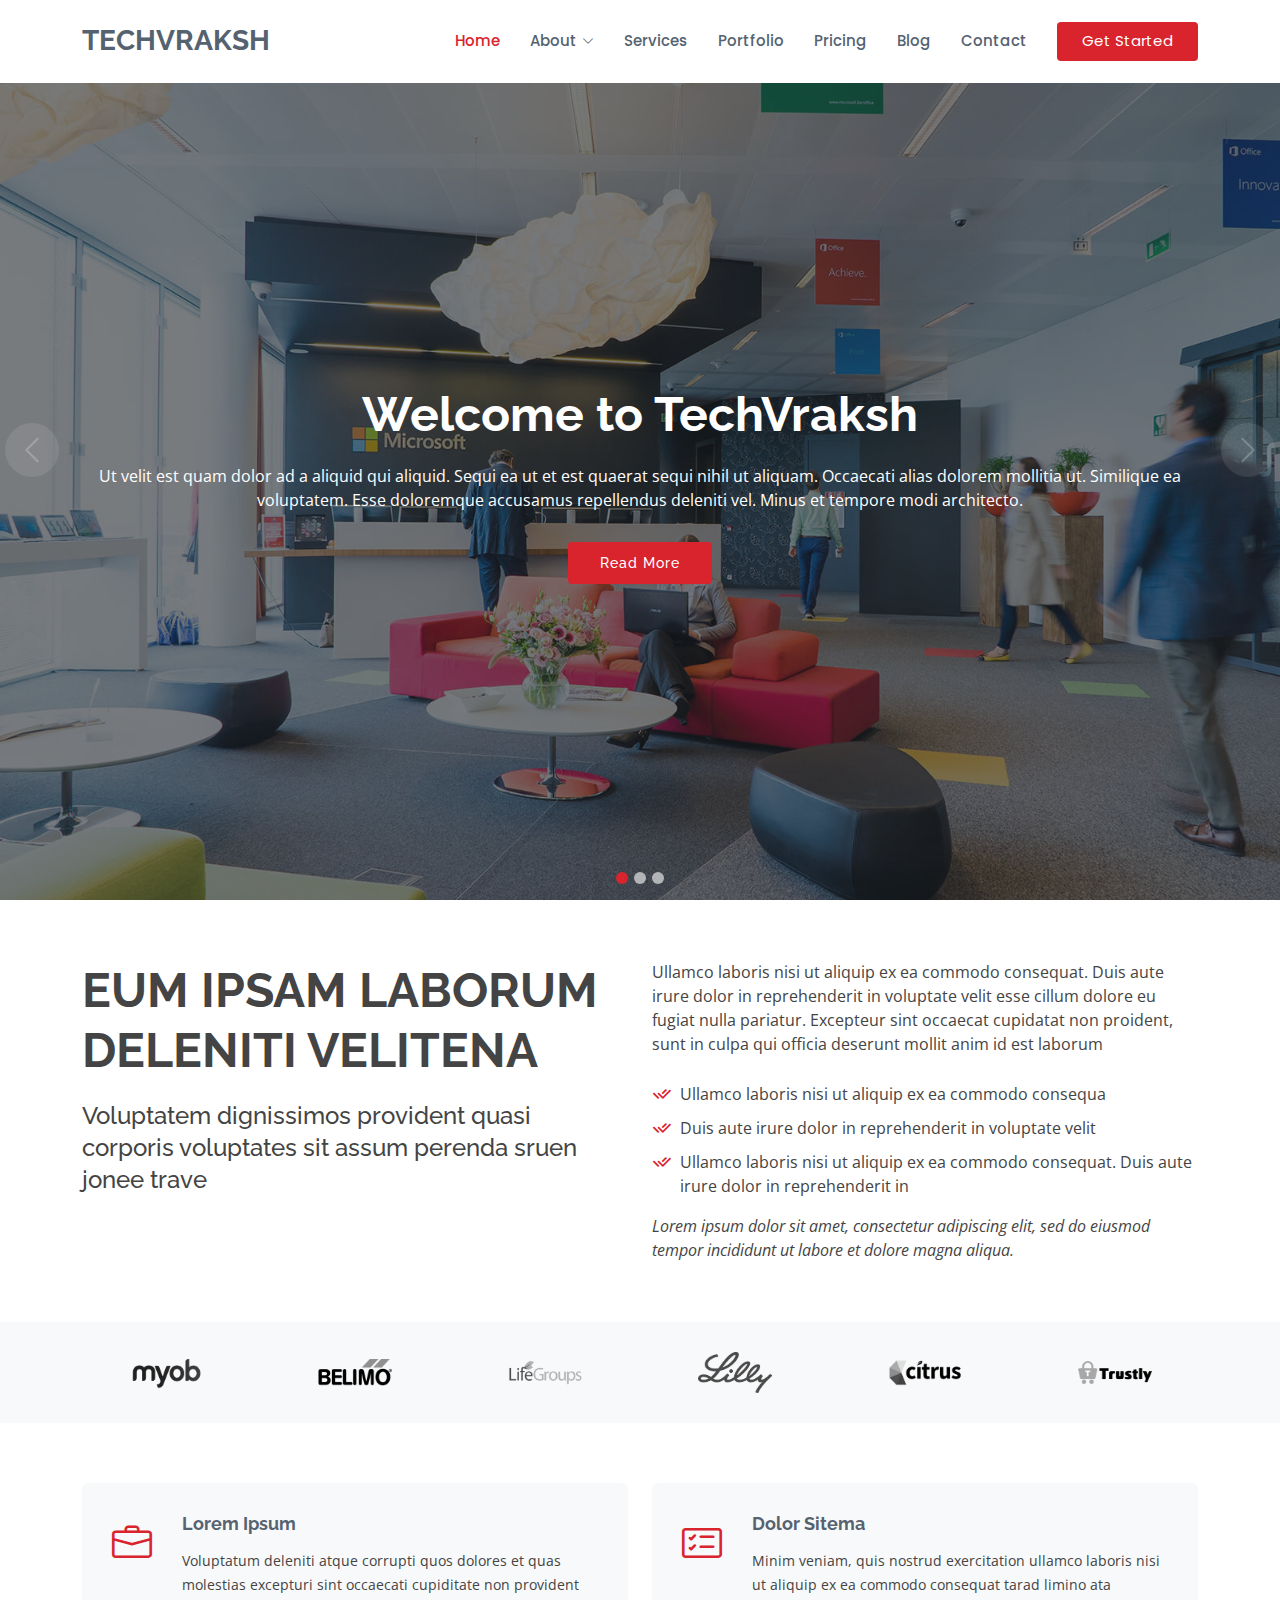
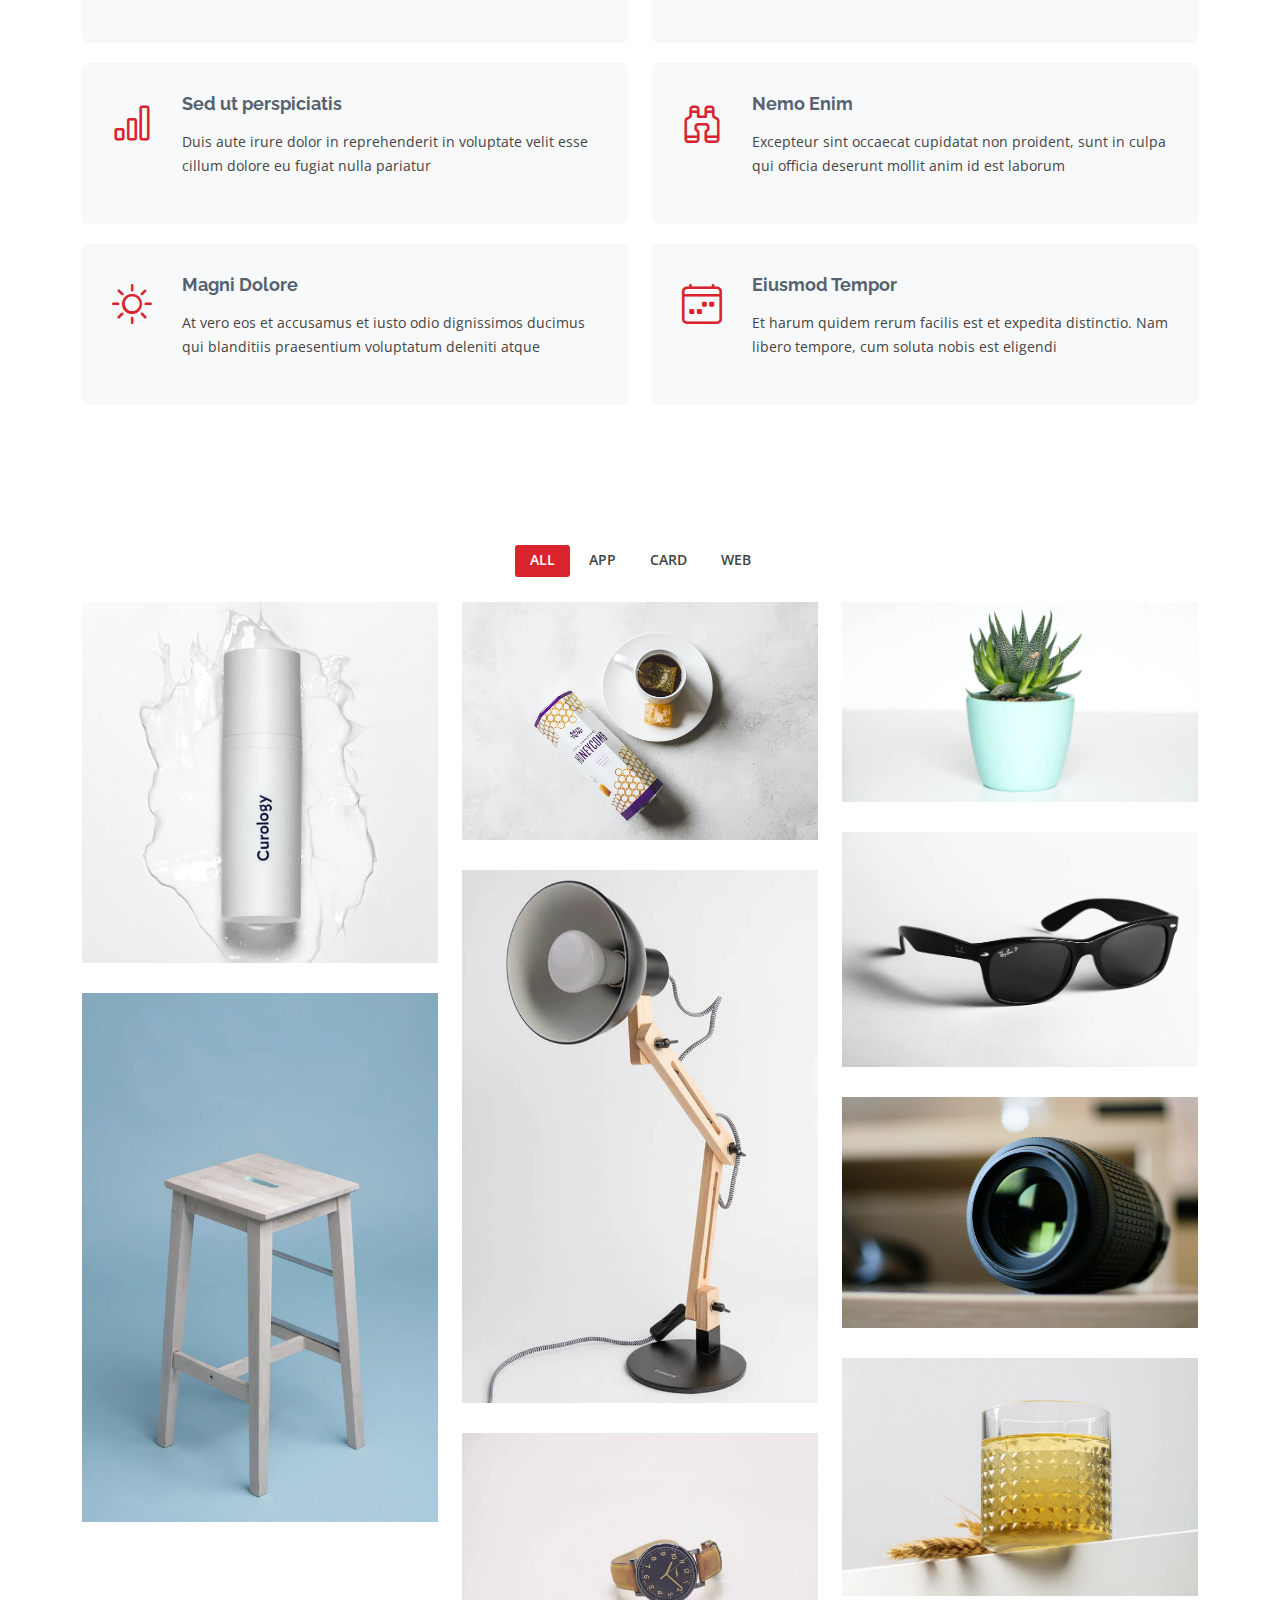
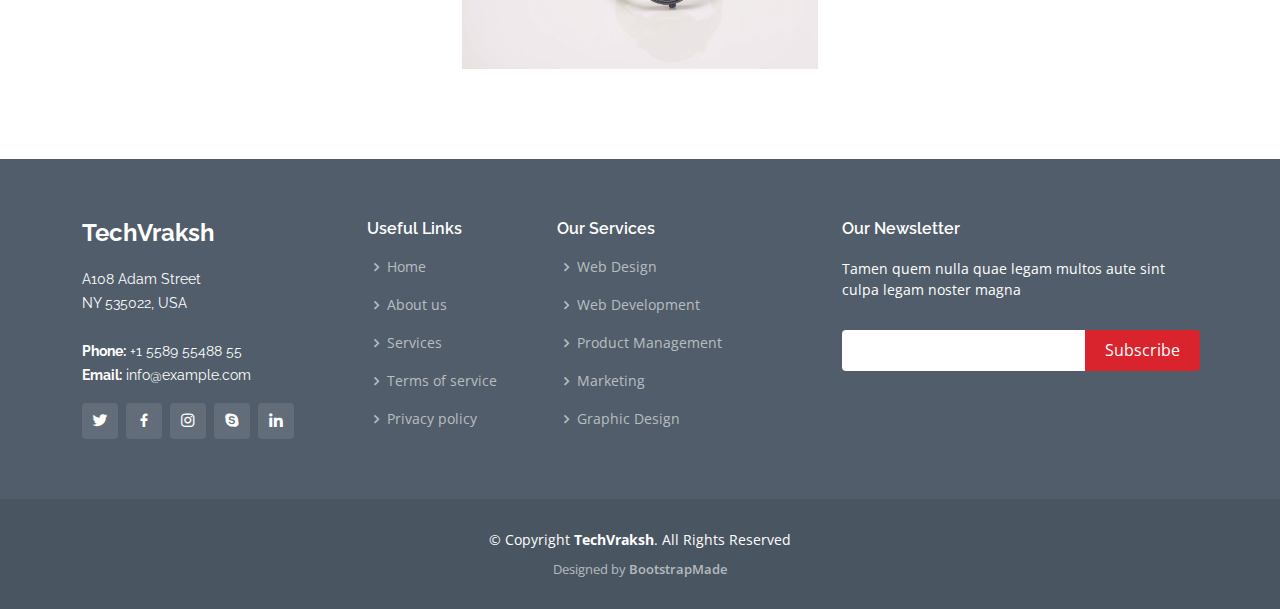
<file: index.html>
<!DOCTYPE html>
<html lang="en">

<head>
  <meta charset="utf-8">
  <meta content="width=device-width, initial-scale=1.0" name="viewport">

  <title>TechVraksh Bootstrap Template - Index</title>
  <meta content="" name="description">
  <meta content="" name="keywords">

  <!-- Favicons -->
  <link href="assets/img/favicon.png" rel="icon">
  <link href="assets/img/apple-touch-icon.png" rel="apple-touch-icon">

  <!-- Google Fonts -->
  <link href="https://fonts.googleapis.com/css?family=Open+Sans:300,300i,400,400i,600,600i,700,700i|Raleway:300,300i,400,400i,500,500i,600,600i,700,700i|Poppins:300,300i,400,400i,500,500i,600,600i,700,700i" rel="stylesheet">

  <!-- Vendor CSS Files -->
  <link href="assets/vendor/animate.css/animate.min.css" rel="stylesheet">
  <link href="assets/vendor/bootstrap/css/bootstrap.min.css" rel="stylesheet">
  <link href="assets/vendor/bootstrap-icons/bootstrap-icons.css" rel="stylesheet">
  <link href="assets/vendor/boxicons/css/boxicons.min.css" rel="stylesheet">
  <link href="assets/vendor/glightbox/css/glightbox.min.css" rel="stylesheet">
  <link href="assets/vendor/remixicon/remixicon.css" rel="stylesheet">
  <link href="assets/vendor/swiper/swiper-bundle.min.css" rel="stylesheet">

  <!-- Template Main CSS File -->
  <link href="assets/css/style.css" rel="stylesheet">

  <!-- =======================================================
  * Template Name: TechVraksh - v4.10.0
  * Template URL: https://bootstrapmade.com/TechVraksh-free-bootstrap-theme/
  * Author: BootstrapMade.com
  * License: https://bootstrapmade.com/license/
  ======================================================== -->
</head>

<body>

  <!-- ======= Header ======= -->
  <header id="header" class="fixed-top d-flex align-items-center">
    <div class="container d-flex align-items-center">

      <h1 class="logo me-auto"><a href="index.html">TechVraksh</a></h1>
      <!-- Uncomment below if you prefer to use an image logo -->
      <!-- <a href="index.html" class="logo me-auto"><img src="assets/img/logo.png" alt="" class="img-fluid"></a>-->

      <nav id="navbar" class="navbar">
        <ul>
          <li><a href="index.html" class="active">Home</a></li>

          <li class="dropdown"><a href="#"><span>About</span> <i class="bi bi-chevron-down"></i></a>
            <ul>
              <li><a href="about.html">About</a></li>
              <li><a href="team.html">Team</a></li>
              <li><a href="testimonials.html">Testimonials</a></li>

              <li class="dropdown"><a href="#"><span>Deep Drop Down</span> <i class="bi bi-chevron-right"></i></a>
                <ul>
                  <li><a href="#">Deep Drop Down 1</a></li>
                  <li><a href="#">Deep Drop Down 2</a></li>
                  <li><a href="#">Deep Drop Down 3</a></li>
                  <li><a href="#">Deep Drop Down 4</a></li>
                  <li><a href="#">Deep Drop Down 5</a></li>
                </ul>
              </li>
            </ul>
          </li>
          <li><a href="services.html">Services</a></li>
          <li><a href="portfolio.html">Portfolio</a></li>
          <li><a href="pricing.html">Pricing</a></li>
          <li><a href="blog.html">Blog</a></li>

          <li><a href="contact.html">Contact</a></li>
          <li><a href="index.html" class="getstarted">Get Started</a></li>
        </ul>
        <i class="bi bi-list mobile-nav-toggle"></i>
      </nav><!-- .navbar -->

    </div>
  </header><!-- End Header -->

  <!-- ======= Hero Section ======= -->
  <section id="hero">
    <div id="heroCarousel" data-bs-interval="5000" class="carousel slide carousel-fade" data-bs-ride="carousel">

      <ol class="carousel-indicators" id="hero-carousel-indicators"></ol>

      <div class="carousel-inner" role="listbox">

        <!-- Slide 1 -->
        <div class="carousel-item active" style="background-image: url(assets/img/slide/slide-1.jpg)">
          <div class="carousel-container">
            <div class="container">
              <h2 class="animate__animated animate__fadeInDown">Welcome to <span>TechVraksh</span></h2>
              <p class="animate__animated animate__fadeInUp">Ut velit est quam dolor ad a aliquid qui aliquid. Sequi ea ut et est quaerat sequi nihil ut aliquam. Occaecati alias dolorem mollitia ut. Similique ea voluptatem. Esse doloremque accusamus repellendus deleniti vel. Minus et tempore modi architecto.</p>
              <a href="#about" class="btn-get-started animate__animated animate__fadeInUp scrollto">Read More</a>
            </div>
          </div>
        </div>

        <!-- Slide 2 -->
        <div class="carousel-item" style="background-image: url(assets/img/slide/slide-2.jpg)">
          <div class="carousel-container">
            <div class="container">
              <h2 class="animate__animated animate__fadeInDown">Lorem Ipsum Dolor</h2>
              <p class="animate__animated animate__fadeInUp">Ut velit est quam dolor ad a aliquid qui aliquid. Sequi ea ut et est quaerat sequi nihil ut aliquam. Occaecati alias dolorem mollitia ut. Similique ea voluptatem. Esse doloremque accusamus repellendus deleniti vel. Minus et tempore modi architecto.</p>
              <a href="#about" class="btn-get-started animate__animated animate__fadeInUp scrollto">Read More</a>
            </div>
          </div>
        </div>

        <!-- Slide 3 -->
        <div class="carousel-item" style="background-image: url(assets/img/slide/slide-3.jpg)">
          <div class="carousel-container">
            <div class="container">
              <h2 class="animate__animated animate__fadeInDown">Sequi ea ut et est quaerat</h2>
              <p class="animate__animated animate__fadeInUp">Ut velit est quam dolor ad a aliquid qui aliquid. Sequi ea ut et est quaerat sequi nihil ut aliquam. Occaecati alias dolorem mollitia ut. Similique ea voluptatem. Esse doloremque accusamus repellendus deleniti vel. Minus et tempore modi architecto.</p>
              <a href="#about" class="btn-get-started animate__animated animate__fadeInUp scrollto">Read More</a>
            </div>
          </div>
        </div>

      </div>

      <a class="carousel-control-prev" href="#heroCarousel" role="button" data-bs-slide="prev">
        <span class="carousel-control-prev-icon bi bi-chevron-left" aria-hidden="true"></span>
      </a>

      <a class="carousel-control-next" href="#heroCarousel" role="button" data-bs-slide="next">
        <span class="carousel-control-next-icon bi bi-chevron-right" aria-hidden="true"></span>
      </a>

    </div>
  </section><!-- End Hero -->

  <main id="main">

    <!-- ======= About Section ======= -->
    <section id="about" class="about">
      <div class="container">

        <div class="row content">
          <div class="col-lg-6">
            <h2>Eum ipsam laborum deleniti velitena</h2>
            <h3>Voluptatem dignissimos provident quasi corporis voluptates sit assum perenda sruen jonee trave</h3>
          </div>
          <div class="col-lg-6 pt-4 pt-lg-0">
            <p>
              Ullamco laboris nisi ut aliquip ex ea commodo consequat. Duis aute irure dolor in reprehenderit in voluptate
              velit esse cillum dolore eu fugiat nulla pariatur. Excepteur sint occaecat cupidatat non proident, sunt in
              culpa qui officia deserunt mollit anim id est laborum
            </p>
            <ul>
              <li><i class="ri-check-double-line"></i> Ullamco laboris nisi ut aliquip ex ea commodo consequa</li>
              <li><i class="ri-check-double-line"></i> Duis aute irure dolor in reprehenderit in voluptate velit</li>
              <li><i class="ri-check-double-line"></i> Ullamco laboris nisi ut aliquip ex ea commodo consequat. Duis aute irure dolor in reprehenderit in</li>
            </ul>
            <p class="fst-italic">
              Lorem ipsum dolor sit amet, consectetur adipiscing elit, sed do eiusmod tempor incididunt ut labore et dolore
              magna aliqua.
            </p>
          </div>
        </div>

      </div>
    </section><!-- End About Section -->

    <!-- ======= Clients Section ======= -->
    <section id="clients" class="clients section-bg">
      <div class="container">

        <div class="row">

          <div class="col-lg-2 col-md-4 col-6 d-flex align-items-center justify-content-center">
            <img src="assets/img/clients/client-1.png" class="img-fluid" alt="">
          </div>

          <div class="col-lg-2 col-md-4 col-6 d-flex align-items-center justify-content-center">
            <img src="assets/img/clients/client-2.png" class="img-fluid" alt="">
          </div>

          <div class="col-lg-2 col-md-4 col-6 d-flex align-items-center justify-content-center">
            <img src="assets/img/clients/client-3.png" class="img-fluid" alt="">
          </div>

          <div class="col-lg-2 col-md-4 col-6 d-flex align-items-center justify-content-center">
            <img src="assets/img/clients/client-4.png" class="img-fluid" alt="">
          </div>

          <div class="col-lg-2 col-md-4 col-6 d-flex align-items-center justify-content-center">
            <img src="assets/img/clients/client-5.png" class="img-fluid" alt="">
          </div>

          <div class="col-lg-2 col-md-4 col-6 d-flex align-items-center justify-content-center">
            <img src="assets/img/clients/client-6.png" class="img-fluid" alt="">
          </div>

        </div>

      </div>
    </section><!-- End Clients Section -->

    <!-- ======= Services Section ======= -->
    <section id="services" class="services">
      <div class="container">

        <div class="row">
          <div class="col-md-6">
            <div class="icon-box">
              <i class="bi bi-briefcase"></i>
              <h4><a href="#">Lorem Ipsum</a></h4>
              <p>Voluptatum deleniti atque corrupti quos dolores et quas molestias excepturi sint occaecati cupiditate non provident</p>
            </div>
          </div>
          <div class="col-md-6 mt-4 mt-md-0">
            <div class="icon-box">
              <i class="bi bi-card-checklist"></i>
              <h4><a href="#">Dolor Sitema</a></h4>
              <p>Minim veniam, quis nostrud exercitation ullamco laboris nisi ut aliquip ex ea commodo consequat tarad limino ata</p>
            </div>
          </div>
          <div class="col-md-6 mt-4 mt-md-0">
            <div class="icon-box">
              <i class="bi bi-bar-chart"></i>
              <h4><a href="#">Sed ut perspiciatis</a></h4>
              <p>Duis aute irure dolor in reprehenderit in voluptate velit esse cillum dolore eu fugiat nulla pariatur</p>
            </div>
          </div>
          <div class="col-md-6 mt-4 mt-md-0">
            <div class="icon-box">
              <i class="bi bi-binoculars"></i>
              <h4><a href="#">Nemo Enim</a></h4>
              <p>Excepteur sint occaecat cupidatat non proident, sunt in culpa qui officia deserunt mollit anim id est laborum</p>
            </div>
          </div>
          <div class="col-md-6 mt-4 mt-md-0">
            <div class="icon-box">
              <i class="bi bi-brightness-high"></i>
              <h4><a href="#">Magni Dolore</a></h4>
              <p>At vero eos et accusamus et iusto odio dignissimos ducimus qui blanditiis praesentium voluptatum deleniti atque</p>
            </div>
          </div>
          <div class="col-md-6 mt-4 mt-md-0">
            <div class="icon-box">
              <i class="bi bi-calendar4-week"></i>
              <h4><a href="#">Eiusmod Tempor</a></h4>
              <p>Et harum quidem rerum facilis est et expedita distinctio. Nam libero tempore, cum soluta nobis est eligendi</p>
            </div>
          </div>
        </div>

      </div>
    </section><!-- End Services Section -->

    <!-- ======= Portfolio Section ======= -->
    <section id="portfolio" class="portfolio">
      <div class="container">

        <div class="row">
          <div class="col-lg-12 d-flex justify-content-center">
            <ul id="portfolio-flters">
              <li data-filter="*" class="filter-active">All</li>
              <li data-filter=".filter-app">App</li>
              <li data-filter=".filter-card">Card</li>
              <li data-filter=".filter-web">Web</li>
            </ul>
          </div>
        </div>

        <div class="row portfolio-container">

          <div class="col-lg-4 col-md-6 portfolio-item filter-app">
            <div class="portfolio-wrap">
              <img src="assets/img/portfolio/portfolio-1.jpg" class="img-fluid" alt="">
              <div class="portfolio-info">
                <h4>App 1</h4>
                <p>App</p>
                <div class="portfolio-links">
                  <a href="assets/img/portfolio/portfolio-1.jpg" data-gallery="portfolioGallery" class="portfolio-lightbox" title="App 1"><i class="bx bx-plus"></i></a>
                  <a href="portfolio-details.html" class="portfolio-details-lightbox" data-glightbox="type: external" title="Portfolio Details"><i class="bx bx-link"></i></a>
                </div>
              </div>
            </div>
          </div>

          <div class="col-lg-4 col-md-6 portfolio-item filter-web">
            <div class="portfolio-wrap">
              <img src="assets/img/portfolio/portfolio-2.jpg" class="img-fluid" alt="">
              <div class="portfolio-info">
                <h4>Web 3</h4>
                <p>Web</p>
                <div class="portfolio-links">
                  <a href="assets/img/portfolio/portfolio-2.jpg" data-gallery="portfolioGallery" class="portfolio-lightbox" title="Web 3"><i class="bx bx-plus"></i></a>
                  <a href="portfolio-details.html" class="portfolio-details-lightbox" data-glightbox="type: external" title="Portfolio Details"><i class="bx bx-link"></i></a>
                </div>
              </div>
            </div>
          </div>

          <div class="col-lg-4 col-md-6 portfolio-item filter-app">
            <div class="portfolio-wrap">
              <img src="assets/img/portfolio/portfolio-3.jpg" class="img-fluid" alt="">
              <div class="portfolio-info">
                <h4>App 2</h4>
                <p>App</p>
                <div class="portfolio-links">
                  <a href="assets/img/portfolio/portfolio-3.jpg" data-gallery="portfolioGallery" class="portfolio-lightbox" title="App 2"><i class="bx bx-plus"></i></a>
                  <a href="portfolio-details.html" class="portfolio-details-lightbox" data-glightbox="type: external" title="Portfolio Details"><i class="bx bx-link"></i></a>
                </div>
              </div>
            </div>
          </div>

          <div class="col-lg-4 col-md-6 portfolio-item filter-card">
            <div class="portfolio-wrap">
              <img src="assets/img/portfolio/portfolio-4.jpg" class="img-fluid" alt="">
              <div class="portfolio-info">
                <h4>Card 2</h4>
                <p>Card</p>
                <div class="portfolio-links">
                  <a href="assets/img/portfolio/portfolio-4.jpg" data-gallery="portfolioGallery" class="portfolio-lightbox" title="Card 2"><i class="bx bx-plus"></i></a>
                  <a href="portfolio-details.html" class="portfolio-details-lightbox" data-glightbox="type: external" title="Portfolio Details"><i class="bx bx-link"></i></a>
                </div>
              </div>
            </div>
          </div>

          <div class="col-lg-4 col-md-6 portfolio-item filter-web">
            <div class="portfolio-wrap">
              <img src="assets/img/portfolio/portfolio-5.jpg" class="img-fluid" alt="">
              <div class="portfolio-info">
                <h4>Web 2</h4>
                <p>Web</p>
                <div class="portfolio-links">
                  <a href="assets/img/portfolio/portfolio-5.jpg" data-gallery="portfolioGallery" class="portfolio-lightbox" title="Web 2"><i class="bx bx-plus"></i></a>
                  <a href="portfolio-details.html" class="portfolio-details-lightbox" data-glightbox="type: external" title="Portfolio Details"><i class="bx bx-link"></i></a>
                </div>
              </div>
            </div>
          </div>

          <div class="col-lg-4 col-md-6 portfolio-item filter-app">
            <div class="portfolio-wrap">
              <img src="assets/img/portfolio/portfolio-6.jpg" class="img-fluid" alt="">
              <div class="portfolio-info">
                <h4>App 3</h4>
                <p>App</p>
                <div class="portfolio-links">
                  <a href="assets/img/portfolio/portfolio-6.jpg" data-gallery="portfolioGallery" class="portfolio-lightbox" title="App 3"><i class="bx bx-plus"></i></a>
                  <a href="portfolio-details.html" class="portfolio-details-lightbox" data-glightbox="type: external" title="Portfolio Details"><i class="bx bx-link"></i></a>
                </div>
              </div>
            </div>
          </div>

          <div class="col-lg-4 col-md-6 portfolio-item filter-card">
            <div class="portfolio-wrap">
              <img src="assets/img/portfolio/portfolio-7.jpg" class="img-fluid" alt="">
              <div class="portfolio-info">
                <h4>Card 1</h4>
                <p>Card</p>
                <div class="portfolio-links">
                  <a href="assets/img/portfolio/portfolio-7.jpg" data-gallery="portfolioGallery" class="portfolio-lightbox" title="Card 1"><i class="bx bx-plus"></i></a>
                  <a href="portfolio-details.html" class="portfolio-details-lightbox" data-glightbox="type: external" title="Portfolio Details"><i class="bx bx-link"></i></a>
                </div>
              </div>
            </div>
          </div>

          <div class="col-lg-4 col-md-6 portfolio-item filter-card">
            <div class="portfolio-wrap">
              <img src="assets/img/portfolio/portfolio-8.jpg" class="img-fluid" alt="">
              <div class="portfolio-info">
                <h4>Card 3</h4>
                <p>Card</p>
                <div class="portfolio-links">
                  <a href="assets/img/portfolio/portfolio-8.jpg" data-gallery="portfolioGallery" class="portfolio-lightbox" title="Card 3"><i class="bx bx-plus"></i></a>
                  <a href="portfolio-details.html" class="portfolio-details-lightbox" data-glightbox="type: external" title="Portfolio Details"><i class="bx bx-link"></i></a>
                </div>
              </div>
            </div>
          </div>

          <div class="col-lg-4 col-md-6 portfolio-item filter-web">
            <div class="portfolio-wrap">
              <img src="assets/img/portfolio/portfolio-9.jpg" class="img-fluid" alt="">
              <div class="portfolio-info">
                <h4>Web 3</h4>
                <p>Web</p>
                <div class="portfolio-links">
                  <a href="assets/img/portfolio/portfolio-9.jpg" data-gallery="portfolioGallery" class="portfolio-lightbox" title="Web 3"><i class="bx bx-plus"></i></a>
                  <a href="portfolio-details.html" class="portfolio-details-lightbox" data-glightbox="type: external" title="Portfolio Details"><i class="bx bx-link"></i></a>
                </div>
              </div>
            </div>
          </div>

        </div>

      </div>
    </section><!-- End Portfolio Section -->

  </main><!-- End #main -->

  <!-- ======= Footer ======= -->
  <footer id="footer">
    <div class="footer-top">
      <div class="container">
        <div class="row">

          <div class="col-lg-3 col-md-6">
            <div class="footer-info">
              <h3>TechVraksh</h3>
              <p>
                A108 Adam Street <br>
                NY 535022, USA<br><br>
                <strong>Phone:</strong> +1 5589 55488 55<br>
                <strong>Email:</strong> info@example.com<br>
              </p>
              <div class="social-links mt-3">
                <a href="#" class="twitter"><i class="bx bxl-twitter"></i></a>
                <a href="#" class="facebook"><i class="bx bxl-facebook"></i></a>
                <a href="#" class="instagram"><i class="bx bxl-instagram"></i></a>
                <a href="#" class="google-plus"><i class="bx bxl-skype"></i></a>
                <a href="#" class="linkedin"><i class="bx bxl-linkedin"></i></a>
              </div>
            </div>
          </div>

          <div class="col-lg-2 col-md-6 footer-links">
            <h4>Useful Links</h4>
            <ul>
              <li><i class="bx bx-chevron-right"></i> <a href="#">Home</a></li>
              <li><i class="bx bx-chevron-right"></i> <a href="#">About us</a></li>
              <li><i class="bx bx-chevron-right"></i> <a href="#">Services</a></li>
              <li><i class="bx bx-chevron-right"></i> <a href="#">Terms of service</a></li>
              <li><i class="bx bx-chevron-right"></i> <a href="#">Privacy policy</a></li>
            </ul>
          </div>

          <div class="col-lg-3 col-md-6 footer-links">
            <h4>Our Services</h4>
            <ul>
              <li><i class="bx bx-chevron-right"></i> <a href="#">Web Design</a></li>
              <li><i class="bx bx-chevron-right"></i> <a href="#">Web Development</a></li>
              <li><i class="bx bx-chevron-right"></i> <a href="#">Product Management</a></li>
              <li><i class="bx bx-chevron-right"></i> <a href="#">Marketing</a></li>
              <li><i class="bx bx-chevron-right"></i> <a href="#">Graphic Design</a></li>
            </ul>
          </div>

          <div class="col-lg-4 col-md-6 footer-newsletter">
            <h4>Our Newsletter</h4>
            <p>Tamen quem nulla quae legam multos aute sint culpa legam noster magna</p>
            <form action="" method="post">
              <input type="email" name="email"><input type="submit" value="Subscribe">
            </form>

          </div>

        </div>
      </div>
    </div>

    <div class="container">
      <div class="copyright">
        &copy; Copyright <strong><span>TechVraksh</span></strong>. All Rights Reserved
      </div>
      <div class="credits">
        <!-- All the links in the footer should remain intact. -->
        <!-- You can delete the links only if you purchased the pro version. -->
        <!-- Licensing information: https://bootstrapmade.com/license/ -->
        <!-- Purchase the pro version with working PHP/AJAX contact form: https://bootstrapmade.com/TechVraksh-free-bootstrap-theme/ -->
        Designed by <a href="https://bootstrapmade.com/">BootstrapMade</a>
      </div>
    </div>
  </footer><!-- End Footer -->

  <a href="#" class="back-to-top d-flex align-items-center justify-content-center"><i class="bi bi-arrow-up-short"></i></a>

  <!-- Vendor JS Files -->
  <script src="assets/vendor/bootstrap/js/bootstrap.bundle.min.js"></script>
  <script src="assets/vendor/glightbox/js/glightbox.min.js"></script>
  <script src="assets/vendor/isotope-layout/isotope.pkgd.min.js"></script>
  <script src="assets/vendor/swiper/swiper-bundle.min.js"></script>
  <script src="assets/vendor/waypoints/noframework.waypoints.js"></script>
  <script src="assets/vendor/php-email-form/validate.js"></script>

  <!-- Template Main JS File -->
  <script src="assets/js/main.js"></script>

</body>

</html>
</file>
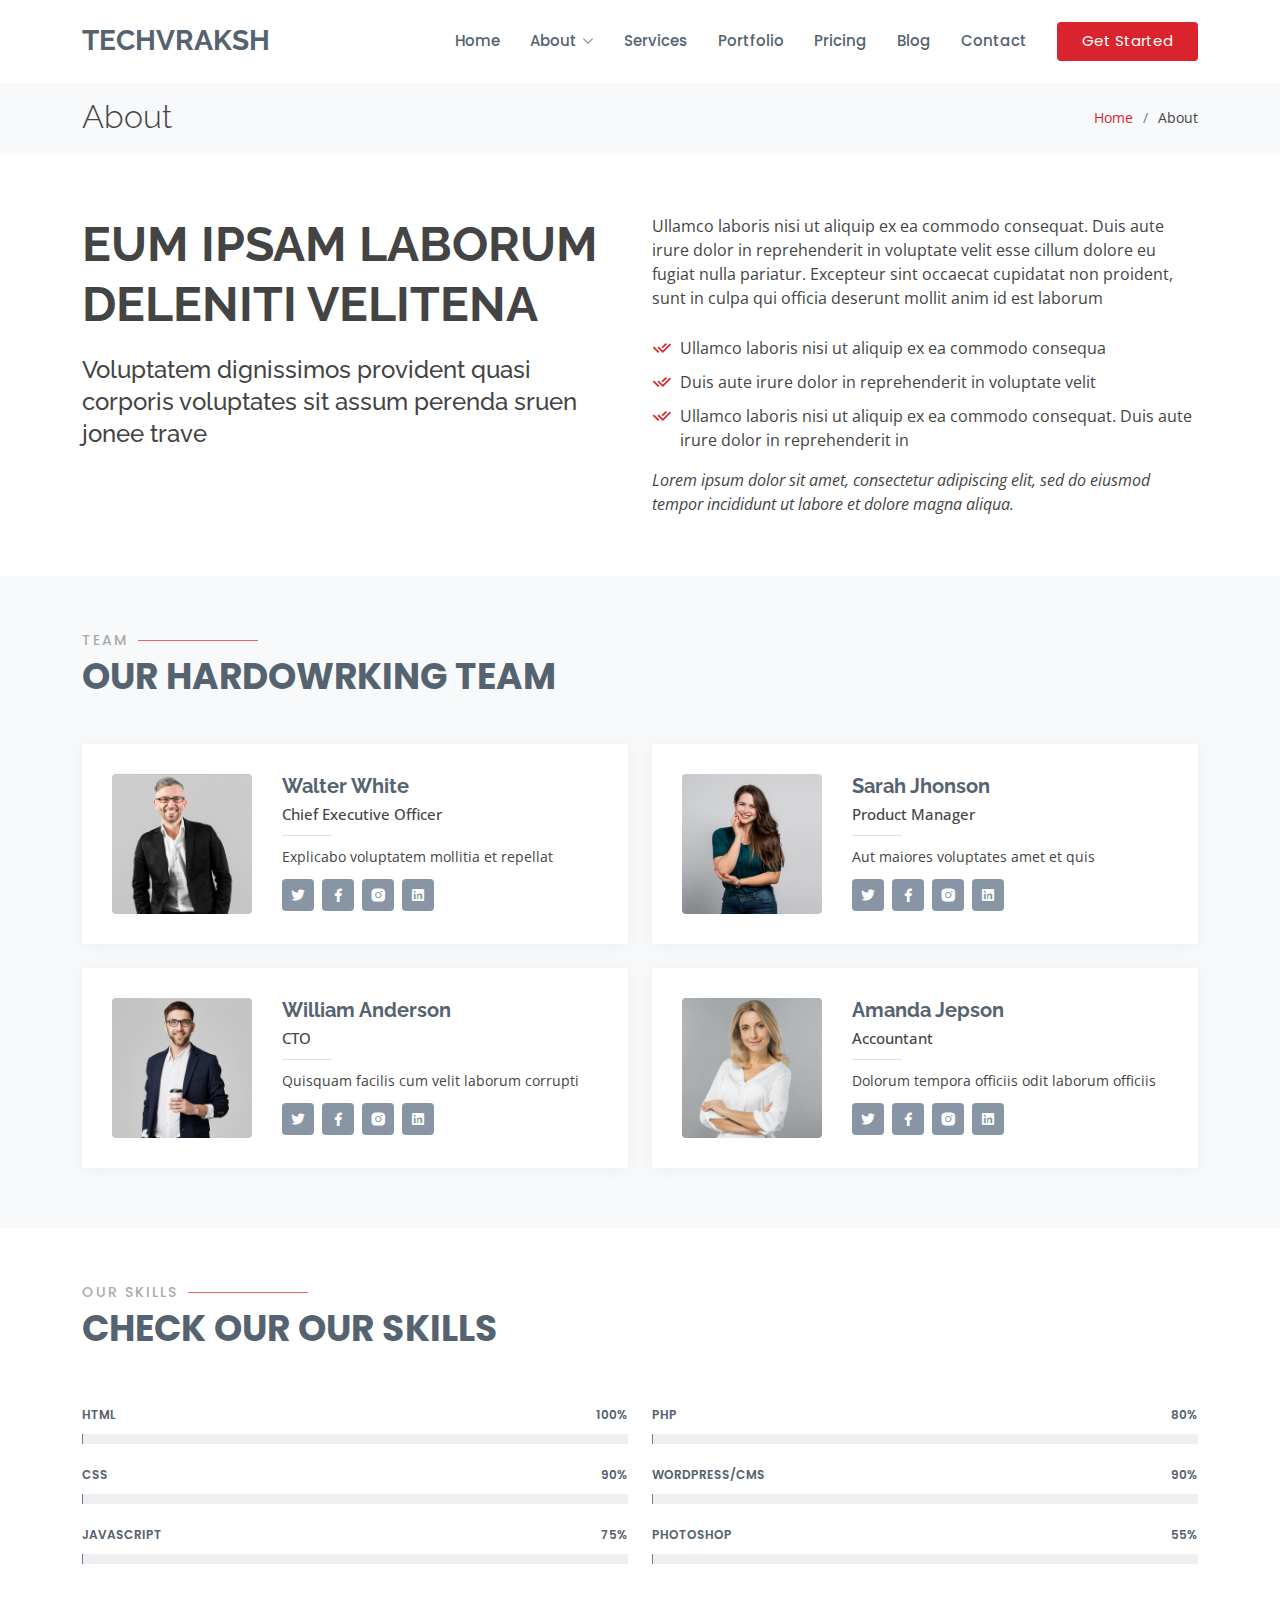
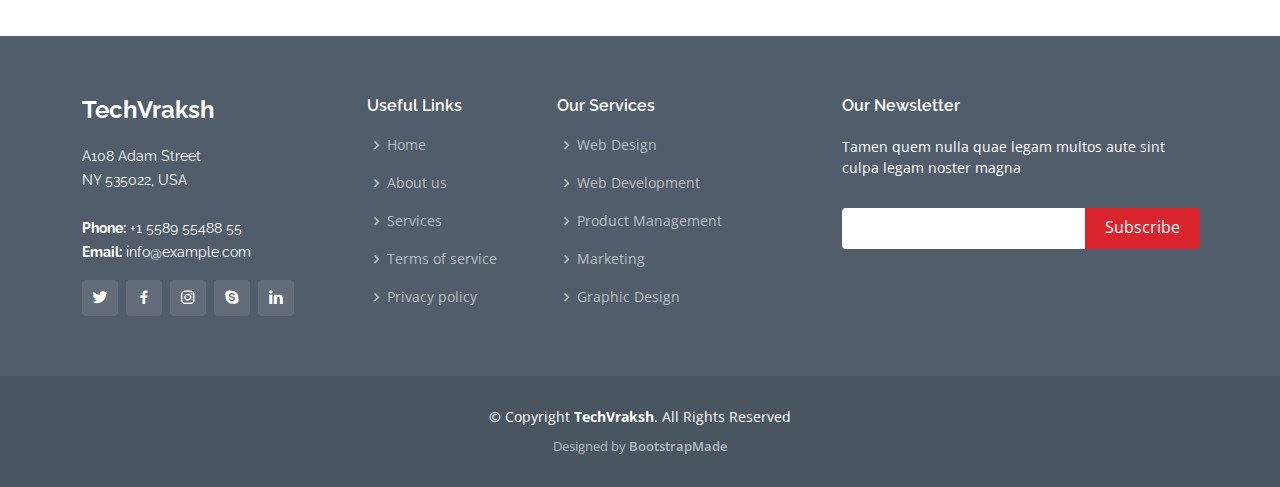
<file: about.html>
<!DOCTYPE html>
<html lang="en">

<head>
  <meta charset="utf-8">
  <meta content="width=device-width, initial-scale=1.0" name="viewport">

  <title>About - TechVraksh Bootstrap Template</title>
  <meta content="" name="description">
  <meta content="" name="keywords">

  <!-- Favicons -->
  <link href="assets/img/favicon.png" rel="icon">
  <link href="assets/img/apple-touch-icon.png" rel="apple-touch-icon">

  <!-- Google Fonts -->
  <link href="https://fonts.googleapis.com/css?family=Open+Sans:300,300i,400,400i,600,600i,700,700i|Raleway:300,300i,400,400i,500,500i,600,600i,700,700i|Poppins:300,300i,400,400i,500,500i,600,600i,700,700i" rel="stylesheet">

  <!-- Vendor CSS Files -->
  <link href="assets/vendor/animate.css/animate.min.css" rel="stylesheet">
  <link href="assets/vendor/bootstrap/css/bootstrap.min.css" rel="stylesheet">
  <link href="assets/vendor/bootstrap-icons/bootstrap-icons.css" rel="stylesheet">
  <link href="assets/vendor/boxicons/css/boxicons.min.css" rel="stylesheet">
  <link href="assets/vendor/glightbox/css/glightbox.min.css" rel="stylesheet">
  <link href="assets/vendor/remixicon/remixicon.css" rel="stylesheet">
  <link href="assets/vendor/swiper/swiper-bundle.min.css" rel="stylesheet">

  <!-- Template Main CSS File -->
  <link href="assets/css/style.css" rel="stylesheet">

  <!-- =======================================================
  * Template Name: TechVraksh - v4.10.0
  * Template URL: https://bootstrapmade.com/TechVraksh-free-bootstrap-theme/
  * Author: BootstrapMade.com
  * License: https://bootstrapmade.com/license/
  ======================================================== -->
</head>

<body>

  <!-- ======= Header ======= -->
  <header id="header" class="fixed-top d-flex align-items-center">
    <div class="container d-flex align-items-center">

      <h1 class="logo me-auto"><a href="index.html">TechVraksh</a></h1>
      <!-- Uncomment below if you prefer to use an image logo -->
      <!-- <a href="index.html" class="logo me-auto"><img src="assets/img/logo.png" alt="" class="img-fluid"></a>-->

      <nav id="navbar" class="navbar">
        <ul>
          <li><a href="index.html">Home</a></li>

          <li class="dropdown"><a href="#"><span>About</span> <i class="bi bi-chevron-down"></i></a>
            <ul>
              <li><a href="about.html" class="active">About</a></li>
              <li><a href="team.html">Team</a></li>
              <li><a href="testimonials.html">Testimonials</a></li>

              <li class="dropdown"><a href="#"><span>Deep Drop Down</span> <i class="bi bi-chevron-right"></i></a>
                <ul>
                  <li><a href="#">Deep Drop Down 1</a></li>
                  <li><a href="#">Deep Drop Down 2</a></li>
                  <li><a href="#">Deep Drop Down 3</a></li>
                  <li><a href="#">Deep Drop Down 4</a></li>
                  <li><a href="#">Deep Drop Down 5</a></li>
                </ul>
              </li>
            </ul>
          </li>
          <li><a href="services.html">Services</a></li>
          <li><a href="portfolio.html">Portfolio</a></li>
          <li><a href="pricing.html">Pricing</a></li>
          <li><a href="blog.html">Blog</a></li>

          <li><a href="contact.html">Contact</a></li>
          <li><a href="index.html" class="getstarted">Get Started</a></li>
        </ul>
        <i class="bi bi-list mobile-nav-toggle"></i>
      </nav><!-- .navbar -->

    </div>
  </header><!-- End Header -->

  <main id="main">

    <!-- ======= Breadcrumbs ======= -->
    <section id="breadcrumbs" class="breadcrumbs">
      <div class="container">

        <div class="d-flex justify-content-between align-items-center">
          <h2>About</h2>
          <ol>
            <li><a href="index.html">Home</a></li>
            <li>About</li>
          </ol>
        </div>

      </div>
    </section><!-- End Breadcrumbs -->

    <!-- ======= About Section ======= -->
    <section id="about" class="about">
      <div class="container">

        <div class="row content">
          <div class="col-lg-6">
            <h2>Eum ipsam laborum deleniti velitena</h2>
            <h3>Voluptatem dignissimos provident quasi corporis voluptates sit assum perenda sruen jonee trave</h3>
          </div>
          <div class="col-lg-6 pt-4 pt-lg-0">
            <p>
              Ullamco laboris nisi ut aliquip ex ea commodo consequat. Duis aute irure dolor in reprehenderit in voluptate
              velit esse cillum dolore eu fugiat nulla pariatur. Excepteur sint occaecat cupidatat non proident, sunt in
              culpa qui officia deserunt mollit anim id est laborum
            </p>
            <ul>
              <li><i class="ri-check-double-line"></i> Ullamco laboris nisi ut aliquip ex ea commodo consequa</li>
              <li><i class="ri-check-double-line"></i> Duis aute irure dolor in reprehenderit in voluptate velit</li>
              <li><i class="ri-check-double-line"></i> Ullamco laboris nisi ut aliquip ex ea commodo consequat. Duis aute irure dolor in reprehenderit in</li>
            </ul>
            <p class="fst-italic">
              Lorem ipsum dolor sit amet, consectetur adipiscing elit, sed do eiusmod tempor incididunt ut labore et dolore
              magna aliqua.
            </p>
          </div>
        </div>

      </div>
    </section><!-- End About Section -->

    <!-- ======= Team Section ======= -->
    <section id="team" class="team section-bg">
      <div class="container">

        <div class="section-title">
          <h2>Team</h2>
          <p>Our Hardowrking Team</p>
        </div>

        <div class="row">

          <div class="col-lg-6">
            <div class="member d-flex align-items-start">
              <div class="pic"><img src="assets/img/team/team-1.jpg" class="img-fluid" alt=""></div>
              <div class="member-info">
                <h4>Walter White</h4>
                <span>Chief Executive Officer</span>
                <p>Explicabo voluptatem mollitia et repellat</p>
                <div class="social">
                  <a href=""><i class="ri-twitter-fill"></i></a>
                  <a href=""><i class="ri-facebook-fill"></i></a>
                  <a href=""><i class="ri-instagram-fill"></i></a>
                  <a href=""> <i class="ri-linkedin-box-fill"></i> </a>
                </div>
              </div>
            </div>
          </div>

          <div class="col-lg-6 mt-4 mt-lg-0">
            <div class="member d-flex align-items-start">
              <div class="pic"><img src="assets/img/team/team-2.jpg" class="img-fluid" alt=""></div>
              <div class="member-info">
                <h4>Sarah Jhonson</h4>
                <span>Product Manager</span>
                <p>Aut maiores voluptates amet et quis</p>
                <div class="social">
                  <a href=""><i class="ri-twitter-fill"></i></a>
                  <a href=""><i class="ri-facebook-fill"></i></a>
                  <a href=""><i class="ri-instagram-fill"></i></a>
                  <a href=""> <i class="ri-linkedin-box-fill"></i> </a>
                </div>
              </div>
            </div>
          </div>

          <div class="col-lg-6 mt-4">
            <div class="member d-flex align-items-start">
              <div class="pic"><img src="assets/img/team/team-3.jpg" class="img-fluid" alt=""></div>
              <div class="member-info">
                <h4>William Anderson</h4>
                <span>CTO</span>
                <p>Quisquam facilis cum velit laborum corrupti</p>
                <div class="social">
                  <a href=""><i class="ri-twitter-fill"></i></a>
                  <a href=""><i class="ri-facebook-fill"></i></a>
                  <a href=""><i class="ri-instagram-fill"></i></a>
                  <a href=""> <i class="ri-linkedin-box-fill"></i> </a>
                </div>
              </div>
            </div>
          </div>

          <div class="col-lg-6 mt-4">
            <div class="member d-flex align-items-start">
              <div class="pic"><img src="assets/img/team/team-4.jpg" class="img-fluid" alt=""></div>
              <div class="member-info">
                <h4>Amanda Jepson</h4>
                <span>Accountant</span>
                <p>Dolorum tempora officiis odit laborum officiis</p>
                <div class="social">
                  <a href=""><i class="ri-twitter-fill"></i></a>
                  <a href=""><i class="ri-facebook-fill"></i></a>
                  <a href=""><i class="ri-instagram-fill"></i></a>
                  <a href=""> <i class="ri-linkedin-box-fill"></i> </a>
                </div>
              </div>
            </div>
          </div>

        </div>

      </div>
    </section><!-- End Team Section -->

    <!-- ======= Our Skills Section ======= -->
    <section id="skills" class="skills">
      <div class="container">

        <div class="section-title">
          <h2>Our Skills</h2>
          <p>Check our Our Skills</p>
        </div>

        <div class="row skills-content">

          <div class="col-lg-6">

            <div class="progress">
              <span class="skill">HTML <i class="val">100%</i></span>
              <div class="progress-bar-wrap">
                <div class="progress-bar" role="progressbar" aria-valuenow="100" aria-valuemin="0" aria-valuemax="100"></div>
              </div>
            </div>

            <div class="progress">
              <span class="skill">CSS <i class="val">90%</i></span>
              <div class="progress-bar-wrap">
                <div class="progress-bar" role="progressbar" aria-valuenow="90" aria-valuemin="0" aria-valuemax="100"></div>
              </div>
            </div>

            <div class="progress">
              <span class="skill">JavaScript <i class="val">75%</i></span>
              <div class="progress-bar-wrap">
                <div class="progress-bar" role="progressbar" aria-valuenow="75" aria-valuemin="0" aria-valuemax="100"></div>
              </div>
            </div>

          </div>

          <div class="col-lg-6">

            <div class="progress">
              <span class="skill">PHP <i class="val">80%</i></span>
              <div class="progress-bar-wrap">
                <div class="progress-bar" role="progressbar" aria-valuenow="80" aria-valuemin="0" aria-valuemax="100"></div>
              </div>
            </div>

            <div class="progress">
              <span class="skill">WordPress/CMS <i class="val">90%</i></span>
              <div class="progress-bar-wrap">
                <div class="progress-bar" role="progressbar" aria-valuenow="90" aria-valuemin="0" aria-valuemax="100"></div>
              </div>
            </div>

            <div class="progress">
              <span class="skill">Photoshop <i class="val">55%</i></span>
              <div class="progress-bar-wrap">
                <div class="progress-bar" role="progressbar" aria-valuenow="55" aria-valuemin="0" aria-valuemax="100"></div>
              </div>
            </div>

          </div>

        </div>

      </div>
    </section><!-- End Our Skills Section -->

  </main><!-- End #main -->

  <!-- ======= Footer ======= -->
  <footer id="footer">
    <div class="footer-top">
      <div class="container">
        <div class="row">

          <div class="col-lg-3 col-md-6">
            <div class="footer-info">
              <h3>TechVraksh</h3>
              <p>
                A108 Adam Street <br>
                NY 535022, USA<br><br>
                <strong>Phone:</strong> +1 5589 55488 55<br>
                <strong>Email:</strong> info@example.com<br>
              </p>
              <div class="social-links mt-3">
                <a href="#" class="twitter"><i class="bx bxl-twitter"></i></a>
                <a href="#" class="facebook"><i class="bx bxl-facebook"></i></a>
                <a href="#" class="instagram"><i class="bx bxl-instagram"></i></a>
                <a href="#" class="google-plus"><i class="bx bxl-skype"></i></a>
                <a href="#" class="linkedin"><i class="bx bxl-linkedin"></i></a>
              </div>
            </div>
          </div>

          <div class="col-lg-2 col-md-6 footer-links">
            <h4>Useful Links</h4>
            <ul>
              <li><i class="bx bx-chevron-right"></i> <a href="#">Home</a></li>
              <li><i class="bx bx-chevron-right"></i> <a href="#">About us</a></li>
              <li><i class="bx bx-chevron-right"></i> <a href="#">Services</a></li>
              <li><i class="bx bx-chevron-right"></i> <a href="#">Terms of service</a></li>
              <li><i class="bx bx-chevron-right"></i> <a href="#">Privacy policy</a></li>
            </ul>
          </div>

          <div class="col-lg-3 col-md-6 footer-links">
            <h4>Our Services</h4>
            <ul>
              <li><i class="bx bx-chevron-right"></i> <a href="#">Web Design</a></li>
              <li><i class="bx bx-chevron-right"></i> <a href="#">Web Development</a></li>
              <li><i class="bx bx-chevron-right"></i> <a href="#">Product Management</a></li>
              <li><i class="bx bx-chevron-right"></i> <a href="#">Marketing</a></li>
              <li><i class="bx bx-chevron-right"></i> <a href="#">Graphic Design</a></li>
            </ul>
          </div>

          <div class="col-lg-4 col-md-6 footer-newsletter">
            <h4>Our Newsletter</h4>
            <p>Tamen quem nulla quae legam multos aute sint culpa legam noster magna</p>
            <form action="" method="post">
              <input type="email" name="email"><input type="submit" value="Subscribe">
            </form>

          </div>

        </div>
      </div>
    </div>

    <div class="container">
      <div class="copyright">
        &copy; Copyright <strong><span>TechVraksh</span></strong>. All Rights Reserved
      </div>
      <div class="credits">
        <!-- All the links in the footer should remain intact. -->
        <!-- You can delete the links only if you purchased the pro version. -->
        <!-- Licensing information: https://bootstrapmade.com/license/ -->
        <!-- Purchase the pro version with working PHP/AJAX contact form: https://bootstrapmade.com/TechVraksh-free-bootstrap-theme/ -->
        Designed by <a href="https://bootstrapmade.com/">BootstrapMade</a>
      </div>
    </div>
  </footer><!-- End Footer -->

  <a href="#" class="back-to-top d-flex align-items-center justify-content-center"><i class="bi bi-arrow-up-short"></i></a>

  <!-- Vendor JS Files -->
  <script src="assets/vendor/bootstrap/js/bootstrap.bundle.min.js"></script>
  <script src="assets/vendor/glightbox/js/glightbox.min.js"></script>
  <script src="assets/vendor/isotope-layout/isotope.pkgd.min.js"></script>
  <script src="assets/vendor/swiper/swiper-bundle.min.js"></script>
  <script src="assets/vendor/waypoints/noframework.waypoints.js"></script>
  <script src="assets/vendor/php-email-form/validate.js"></script>

  <!-- Template Main JS File -->
  <script src="assets/js/main.js"></script>

</body>

</html>
</file>
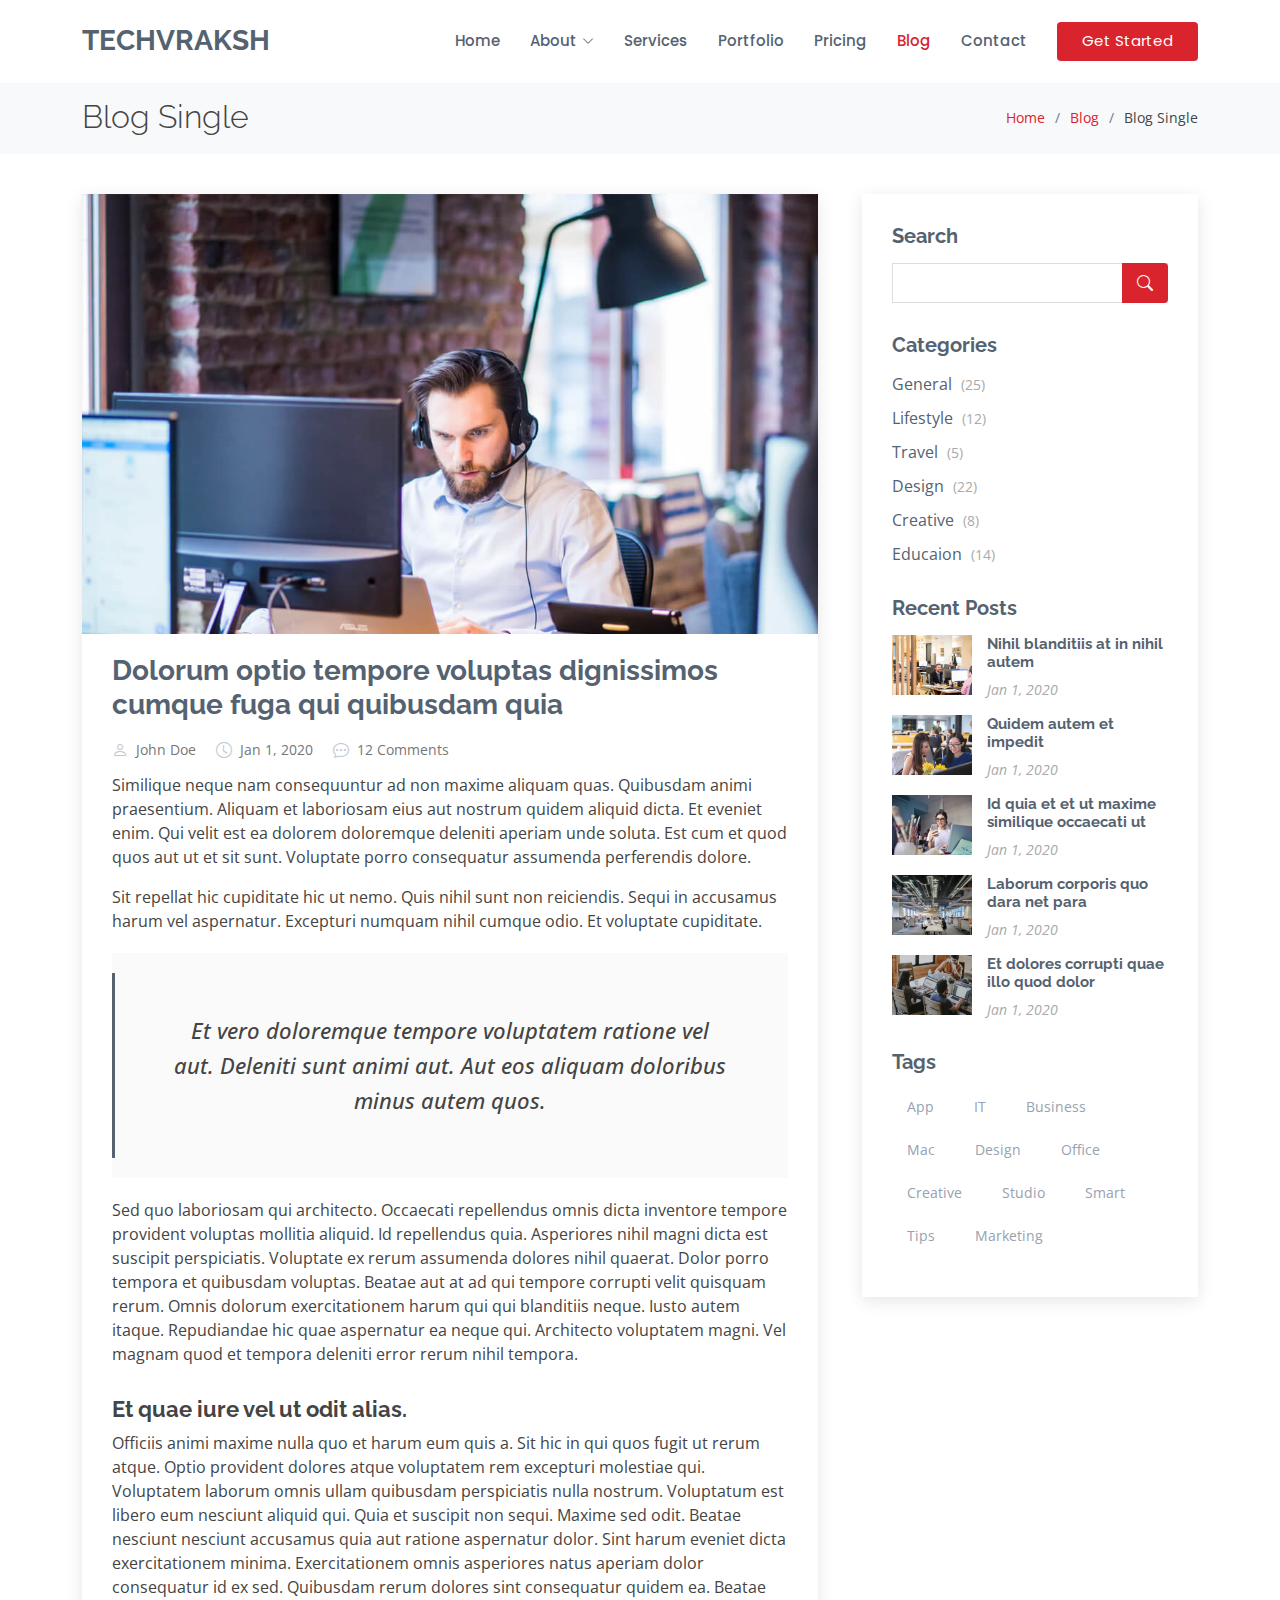
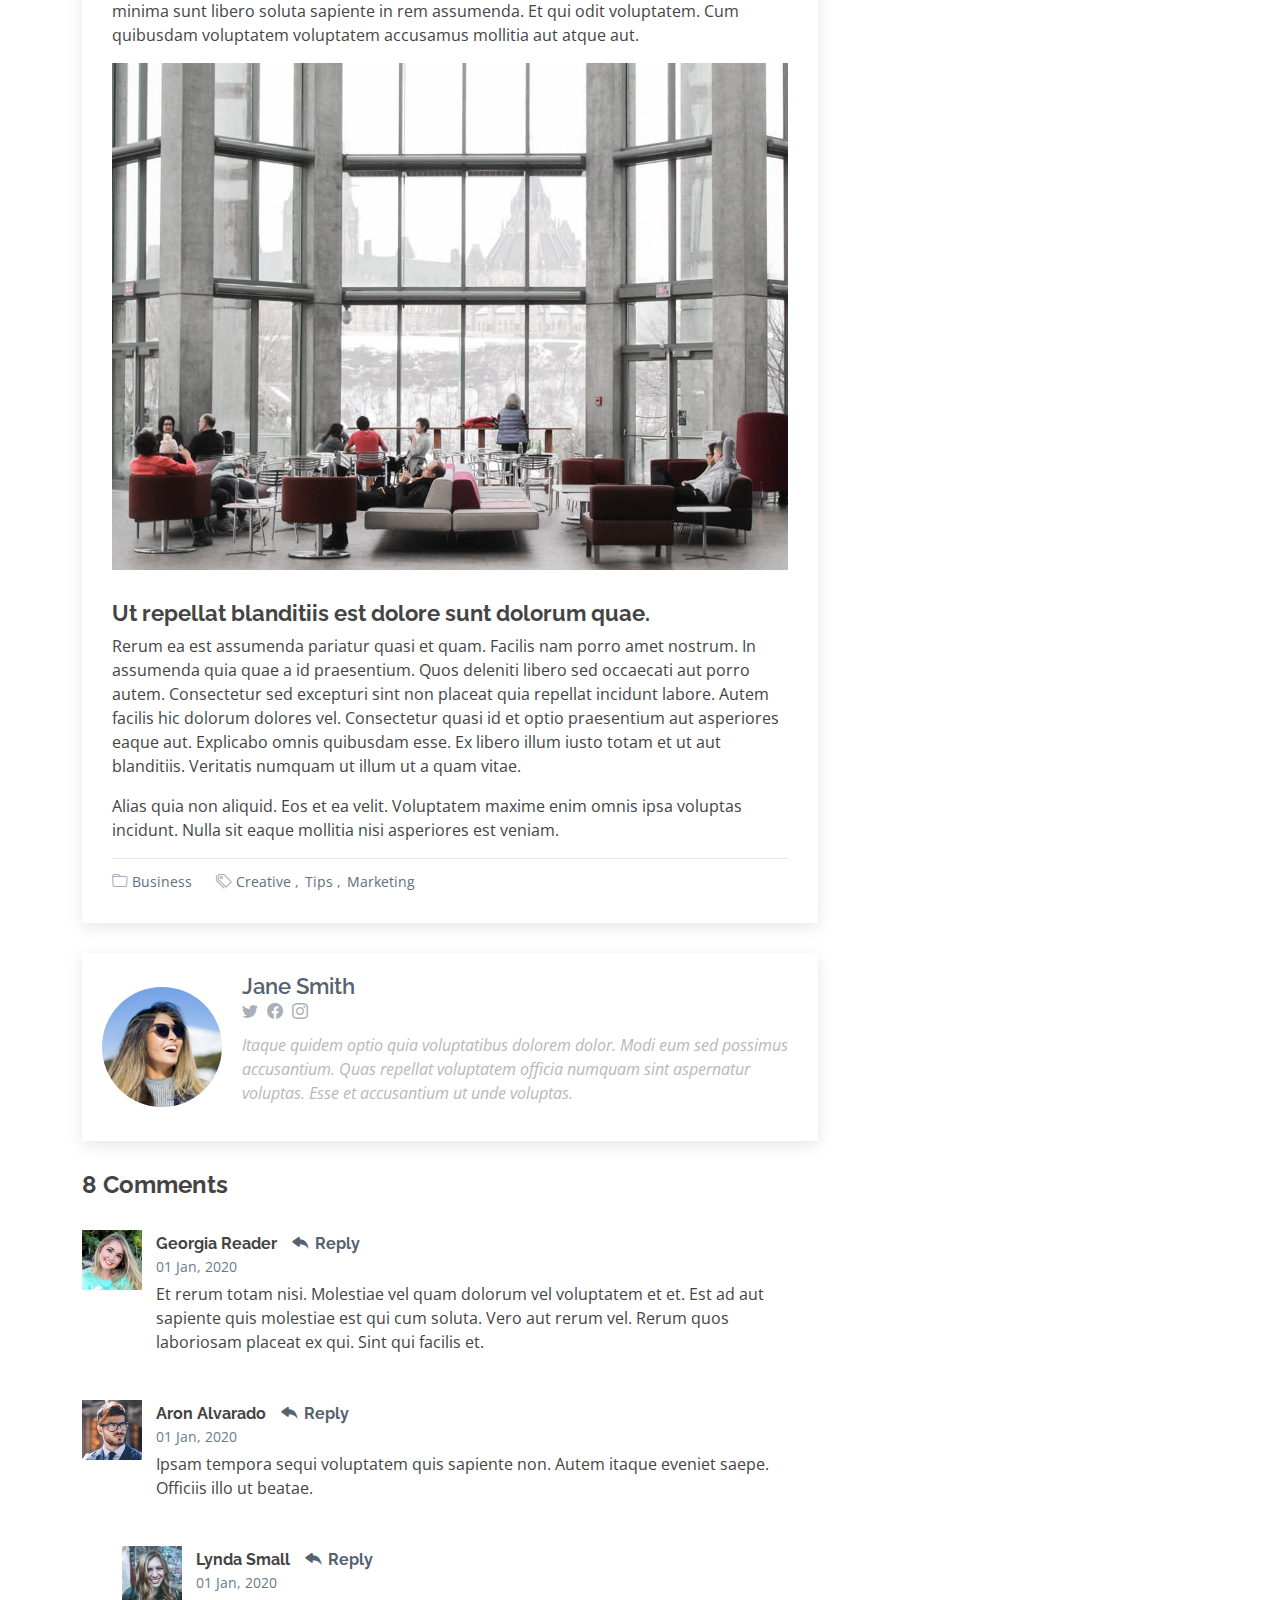
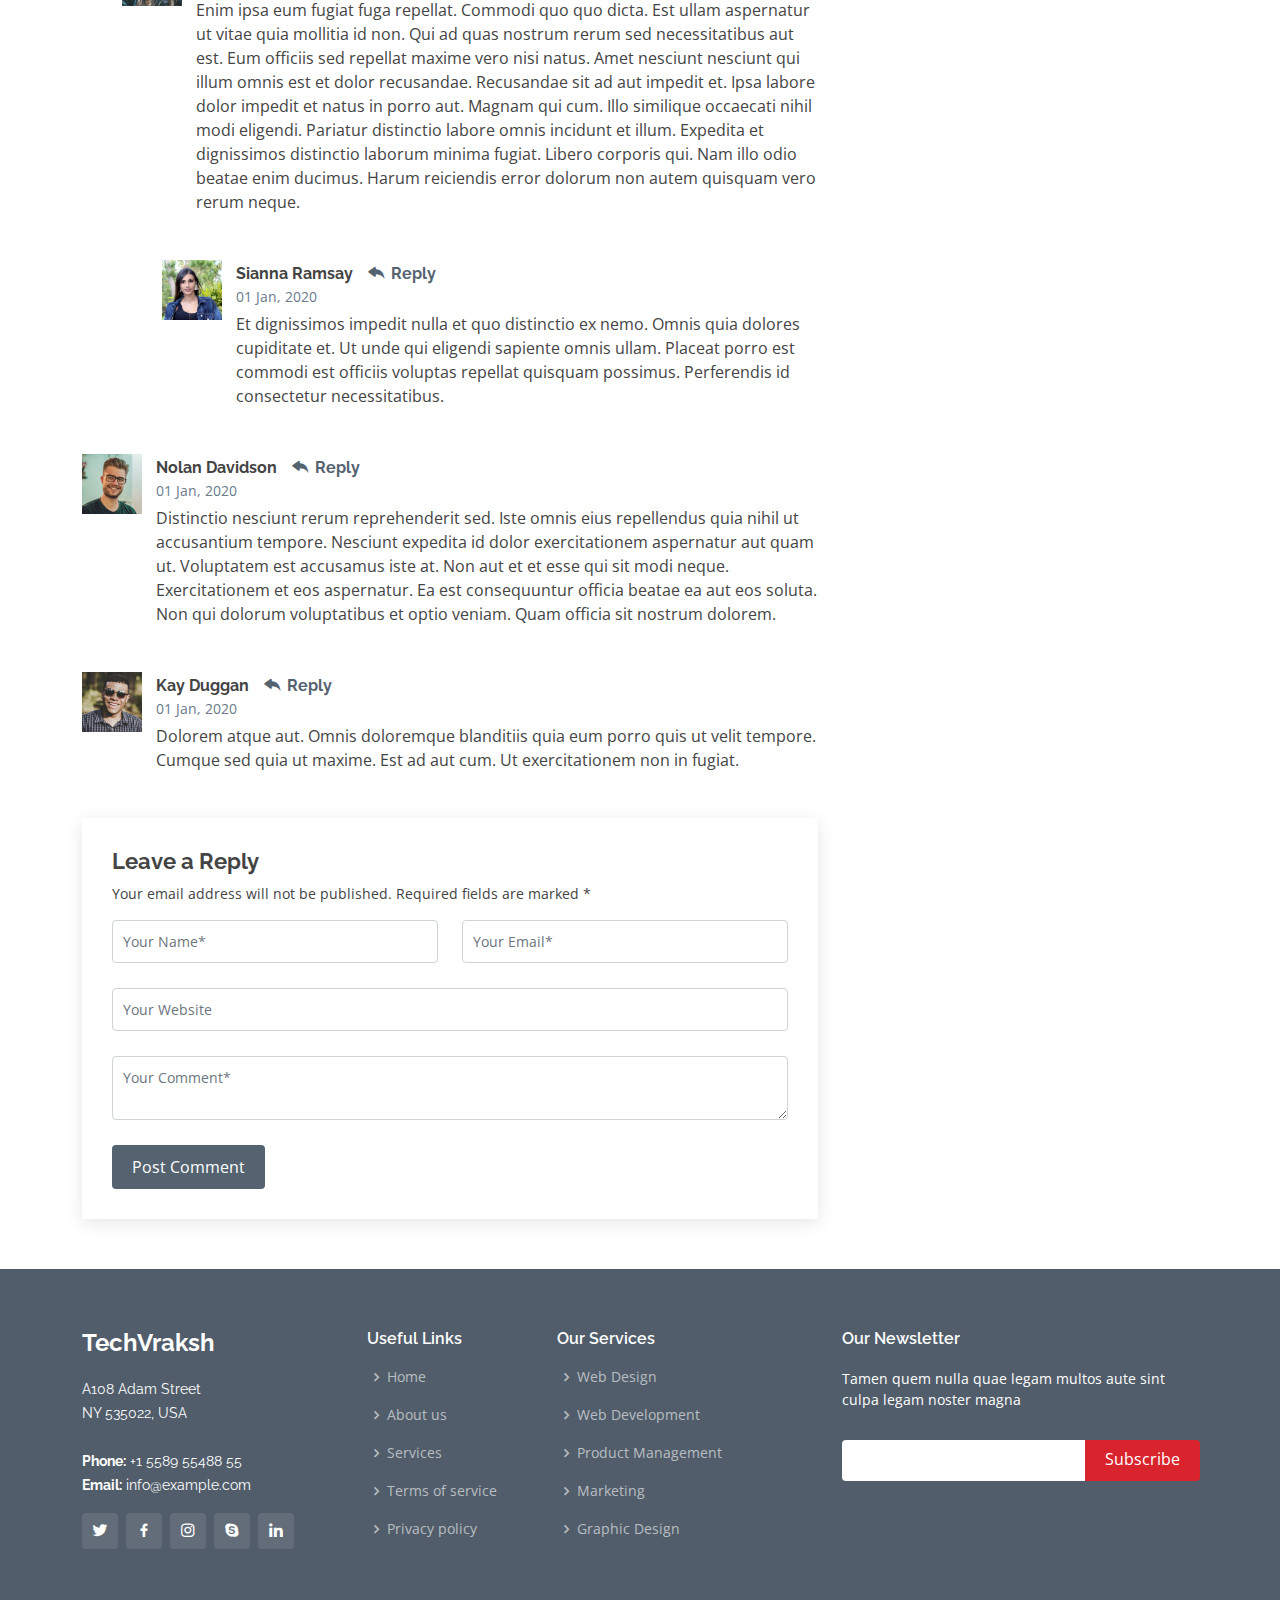
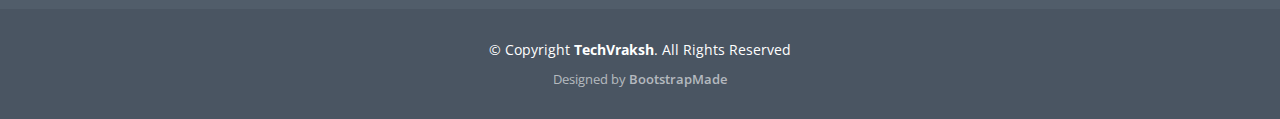
<file: blog-single.html>
<!DOCTYPE html>
<html lang="en">

<head>
  <meta charset="utf-8">
  <meta content="width=device-width, initial-scale=1.0" name="viewport">

  <title>Blog Single - TechVraksh Bootstrap Template</title>
  <meta content="" name="description">
  <meta content="" name="keywords">

  <!-- Favicons -->
  <link href="assets/img/favicon.png" rel="icon">
  <link href="assets/img/apple-touch-icon.png" rel="apple-touch-icon">

  <!-- Google Fonts -->
  <link href="https://fonts.googleapis.com/css?family=Open+Sans:300,300i,400,400i,600,600i,700,700i|Raleway:300,300i,400,400i,500,500i,600,600i,700,700i|Poppins:300,300i,400,400i,500,500i,600,600i,700,700i" rel="stylesheet">

  <!-- Vendor CSS Files -->
  <link href="assets/vendor/animate.css/animate.min.css" rel="stylesheet">
  <link href="assets/vendor/bootstrap/css/bootstrap.min.css" rel="stylesheet">
  <link href="assets/vendor/bootstrap-icons/bootstrap-icons.css" rel="stylesheet">
  <link href="assets/vendor/boxicons/css/boxicons.min.css" rel="stylesheet">
  <link href="assets/vendor/glightbox/css/glightbox.min.css" rel="stylesheet">
  <link href="assets/vendor/remixicon/remixicon.css" rel="stylesheet">
  <link href="assets/vendor/swiper/swiper-bundle.min.css" rel="stylesheet">

  <!-- Template Main CSS File -->
  <link href="assets/css/style.css" rel="stylesheet">

  <!-- =======================================================
  * Template Name: TechVraksh - v4.10.0
  * Template URL: https://bootstrapmade.com/TechVraksh-free-bootstrap-theme/
  * Author: BootstrapMade.com
  * License: https://bootstrapmade.com/license/
  ======================================================== -->
</head>

<body>

  <!-- ======= Header ======= -->
  <header id="header" class="fixed-top d-flex align-items-center">
    <div class="container d-flex align-items-center">

      <h1 class="logo me-auto"><a href="index.html">TechVraksh</a></h1>
      <!-- Uncomment below if you prefer to use an image logo -->
      <!-- <a href="index.html" class="logo me-auto"><img src="assets/img/logo.png" alt="" class="img-fluid"></a>-->

      <nav id="navbar" class="navbar">
        <ul>
          <li><a href="index.html">Home</a></li>

          <li class="dropdown"><a href="#"><span>About</span> <i class="bi bi-chevron-down"></i></a>
            <ul>
              <li><a href="about.html">About</a></li>
              <li><a href="team.html">Team</a></li>
              <li><a href="testimonials.html">Testimonials</a></li>

              <li class="dropdown"><a href="#"><span>Deep Drop Down</span> <i class="bi bi-chevron-right"></i></a>
                <ul>
                  <li><a href="#">Deep Drop Down 1</a></li>
                  <li><a href="#">Deep Drop Down 2</a></li>
                  <li><a href="#">Deep Drop Down 3</a></li>
                  <li><a href="#">Deep Drop Down 4</a></li>
                  <li><a href="#">Deep Drop Down 5</a></li>
                </ul>
              </li>
            </ul>
          </li>
          <li><a href="services.html">Services</a></li>
          <li><a href="portfolio.html">Portfolio</a></li>
          <li><a href="pricing.html">Pricing</a></li>
          <li><a href="blog.html" class="active">Blog</a></li>

          <li><a href="contact.html">Contact</a></li>
          <li><a href="index.html" class="getstarted">Get Started</a></li>
        </ul>
        <i class="bi bi-list mobile-nav-toggle"></i>
      </nav><!-- .navbar -->

    </div>
  </header><!-- End Header -->

  <main id="main">

    <!-- ======= Breadcrumbs ======= -->
    <section id="breadcrumbs" class="breadcrumbs">
      <div class="container">

        <div class="d-flex justify-content-between align-items-center">
          <h2>Blog Single</h2>
          <ol>
            <li><a href="index.html">Home</a></li>
            <li><a href="blog.html">Blog</a></li>
            <li>Blog Single</li>
          </ol>
        </div>

      </div>
    </section><!-- End Breadcrumbs -->

    <!-- ======= Blog Single Section ======= -->
    <section id="blog" class="blog">
      <div class="container" data-aos="fade-up">

        <div class="row">

          <div class="col-lg-8 entries">

            <article class="entry entry-single">

              <div class="entry-img">
                <img src="assets/img/blog/blog-1.jpg" alt="" class="img-fluid">
              </div>

              <h2 class="entry-title">
                <a href="blog-single.html">Dolorum optio tempore voluptas dignissimos cumque fuga qui quibusdam quia</a>
              </h2>

              <div class="entry-meta">
                <ul>
                  <li class="d-flex align-items-center"><i class="bi bi-person"></i> <a href="blog-single.html">John Doe</a></li>
                  <li class="d-flex align-items-center"><i class="bi bi-clock"></i> <a href="blog-single.html"><time datetime="2020-01-01">Jan 1, 2020</time></a></li>
                  <li class="d-flex align-items-center"><i class="bi bi-chat-dots"></i> <a href="blog-single.html">12 Comments</a></li>
                </ul>
              </div>

              <div class="entry-content">
                <p>
                  Similique neque nam consequuntur ad non maxime aliquam quas. Quibusdam animi praesentium. Aliquam et laboriosam eius aut nostrum quidem aliquid dicta.
                  Et eveniet enim. Qui velit est ea dolorem doloremque deleniti aperiam unde soluta. Est cum et quod quos aut ut et sit sunt. Voluptate porro consequatur assumenda perferendis dolore.
                </p>

                <p>
                  Sit repellat hic cupiditate hic ut nemo. Quis nihil sunt non reiciendis. Sequi in accusamus harum vel aspernatur. Excepturi numquam nihil cumque odio. Et voluptate cupiditate.
                </p>

                <blockquote>
                  <p>
                    Et vero doloremque tempore voluptatem ratione vel aut. Deleniti sunt animi aut. Aut eos aliquam doloribus minus autem quos.
                  </p>
                </blockquote>

                <p>
                  Sed quo laboriosam qui architecto. Occaecati repellendus omnis dicta inventore tempore provident voluptas mollitia aliquid. Id repellendus quia. Asperiores nihil magni dicta est suscipit perspiciatis. Voluptate ex rerum assumenda dolores nihil quaerat.
                  Dolor porro tempora et quibusdam voluptas. Beatae aut at ad qui tempore corrupti velit quisquam rerum. Omnis dolorum exercitationem harum qui qui blanditiis neque.
                  Iusto autem itaque. Repudiandae hic quae aspernatur ea neque qui. Architecto voluptatem magni. Vel magnam quod et tempora deleniti error rerum nihil tempora.
                </p>

                <h3>Et quae iure vel ut odit alias.</h3>
                <p>
                  Officiis animi maxime nulla quo et harum eum quis a. Sit hic in qui quos fugit ut rerum atque. Optio provident dolores atque voluptatem rem excepturi molestiae qui. Voluptatem laborum omnis ullam quibusdam perspiciatis nulla nostrum. Voluptatum est libero eum nesciunt aliquid qui.
                  Quia et suscipit non sequi. Maxime sed odit. Beatae nesciunt nesciunt accusamus quia aut ratione aspernatur dolor. Sint harum eveniet dicta exercitationem minima. Exercitationem omnis asperiores natus aperiam dolor consequatur id ex sed. Quibusdam rerum dolores sint consequatur quidem ea.
                  Beatae minima sunt libero soluta sapiente in rem assumenda. Et qui odit voluptatem. Cum quibusdam voluptatem voluptatem accusamus mollitia aut atque aut.
                </p>
                <img src="assets/img/blog/blog-inside-post.jpg" class="img-fluid" alt="">

                <h3>Ut repellat blanditiis est dolore sunt dolorum quae.</h3>
                <p>
                  Rerum ea est assumenda pariatur quasi et quam. Facilis nam porro amet nostrum. In assumenda quia quae a id praesentium. Quos deleniti libero sed occaecati aut porro autem. Consectetur sed excepturi sint non placeat quia repellat incidunt labore. Autem facilis hic dolorum dolores vel.
                  Consectetur quasi id et optio praesentium aut asperiores eaque aut. Explicabo omnis quibusdam esse. Ex libero illum iusto totam et ut aut blanditiis. Veritatis numquam ut illum ut a quam vitae.
                </p>
                <p>
                  Alias quia non aliquid. Eos et ea velit. Voluptatem maxime enim omnis ipsa voluptas incidunt. Nulla sit eaque mollitia nisi asperiores est veniam.
                </p>

              </div>

              <div class="entry-footer">
                <i class="bi bi-folder"></i>
                <ul class="cats">
                  <li><a href="#">Business</a></li>
                </ul>

                <i class="bi bi-tags"></i>
                <ul class="tags">
                  <li><a href="#">Creative</a></li>
                  <li><a href="#">Tips</a></li>
                  <li><a href="#">Marketing</a></li>
                </ul>
              </div>

            </article><!-- End blog entry -->

            <div class="blog-author d-flex align-items-center">
              <img src="assets/img/blog/blog-author.jpg" class="rounded-circle float-left" alt="">
              <div>
                <h4>Jane Smith</h4>
                <div class="social-links">
                  <a href="https://twitters.com/#"><i class="bi bi-twitter"></i></a>
                  <a href="https://facebook.com/#"><i class="bi bi-facebook"></i></a>
                  <a href="https://instagram.com/#"><i class="biu bi-instagram"></i></a>
                </div>
                <p>
                  Itaque quidem optio quia voluptatibus dolorem dolor. Modi eum sed possimus accusantium. Quas repellat voluptatem officia numquam sint aspernatur voluptas. Esse et accusantium ut unde voluptas.
                </p>
              </div>
            </div><!-- End blog author bio -->

            <div class="blog-comments">

              <h4 class="comments-count">8 Comments</h4>

              <div id="comment-1" class="comment">
                <div class="d-flex">
                  <div class="comment-img"><img src="assets/img/blog/comments-1.jpg" alt=""></div>
                  <div>
                    <h5><a href="">Georgia Reader</a> <a href="#" class="reply"><i class="bi bi-reply-fill"></i> Reply</a></h5>
                    <time datetime="2020-01-01">01 Jan, 2020</time>
                    <p>
                      Et rerum totam nisi. Molestiae vel quam dolorum vel voluptatem et et. Est ad aut sapiente quis molestiae est qui cum soluta.
                      Vero aut rerum vel. Rerum quos laboriosam placeat ex qui. Sint qui facilis et.
                    </p>
                  </div>
                </div>
              </div><!-- End comment #1 -->

              <div id="comment-2" class="comment">
                <div class="d-flex">
                  <div class="comment-img"><img src="assets/img/blog/comments-2.jpg" alt=""></div>
                  <div>
                    <h5><a href="">Aron Alvarado</a> <a href="#" class="reply"><i class="bi bi-reply-fill"></i> Reply</a></h5>
                    <time datetime="2020-01-01">01 Jan, 2020</time>
                    <p>
                      Ipsam tempora sequi voluptatem quis sapiente non. Autem itaque eveniet saepe. Officiis illo ut beatae.
                    </p>
                  </div>
                </div>

                <div id="comment-reply-1" class="comment comment-reply">
                  <div class="d-flex">
                    <div class="comment-img"><img src="assets/img/blog/comments-3.jpg" alt=""></div>
                    <div>
                      <h5><a href="">Lynda Small</a> <a href="#" class="reply"><i class="bi bi-reply-fill"></i> Reply</a></h5>
                      <time datetime="2020-01-01">01 Jan, 2020</time>
                      <p>
                        Enim ipsa eum fugiat fuga repellat. Commodi quo quo dicta. Est ullam aspernatur ut vitae quia mollitia id non. Qui ad quas nostrum rerum sed necessitatibus aut est. Eum officiis sed repellat maxime vero nisi natus. Amet nesciunt nesciunt qui illum omnis est et dolor recusandae.

                        Recusandae sit ad aut impedit et. Ipsa labore dolor impedit et natus in porro aut. Magnam qui cum. Illo similique occaecati nihil modi eligendi. Pariatur distinctio labore omnis incidunt et illum. Expedita et dignissimos distinctio laborum minima fugiat.

                        Libero corporis qui. Nam illo odio beatae enim ducimus. Harum reiciendis error dolorum non autem quisquam vero rerum neque.
                      </p>
                    </div>
                  </div>

                  <div id="comment-reply-2" class="comment comment-reply">
                    <div class="d-flex">
                      <div class="comment-img"><img src="assets/img/blog/comments-4.jpg" alt=""></div>
                      <div>
                        <h5><a href="">Sianna Ramsay</a> <a href="#" class="reply"><i class="bi bi-reply-fill"></i> Reply</a></h5>
                        <time datetime="2020-01-01">01 Jan, 2020</time>
                        <p>
                          Et dignissimos impedit nulla et quo distinctio ex nemo. Omnis quia dolores cupiditate et. Ut unde qui eligendi sapiente omnis ullam. Placeat porro est commodi est officiis voluptas repellat quisquam possimus. Perferendis id consectetur necessitatibus.
                        </p>
                      </div>
                    </div>

                  </div><!-- End comment reply #2-->

                </div><!-- End comment reply #1-->

              </div><!-- End comment #2-->

              <div id="comment-3" class="comment">
                <div class="d-flex">
                  <div class="comment-img"><img src="assets/img/blog/comments-5.jpg" alt=""></div>
                  <div>
                    <h5><a href="">Nolan Davidson</a> <a href="#" class="reply"><i class="bi bi-reply-fill"></i> Reply</a></h5>
                    <time datetime="2020-01-01">01 Jan, 2020</time>
                    <p>
                      Distinctio nesciunt rerum reprehenderit sed. Iste omnis eius repellendus quia nihil ut accusantium tempore. Nesciunt expedita id dolor exercitationem aspernatur aut quam ut. Voluptatem est accusamus iste at.
                      Non aut et et esse qui sit modi neque. Exercitationem et eos aspernatur. Ea est consequuntur officia beatae ea aut eos soluta. Non qui dolorum voluptatibus et optio veniam. Quam officia sit nostrum dolorem.
                    </p>
                  </div>
                </div>

              </div><!-- End comment #3 -->

              <div id="comment-4" class="comment">
                <div class="d-flex">
                  <div class="comment-img"><img src="assets/img/blog/comments-6.jpg" alt=""></div>
                  <div>
                    <h5><a href="">Kay Duggan</a> <a href="#" class="reply"><i class="bi bi-reply-fill"></i> Reply</a></h5>
                    <time datetime="2020-01-01">01 Jan, 2020</time>
                    <p>
                      Dolorem atque aut. Omnis doloremque blanditiis quia eum porro quis ut velit tempore. Cumque sed quia ut maxime. Est ad aut cum. Ut exercitationem non in fugiat.
                    </p>
                  </div>
                </div>

              </div><!-- End comment #4 -->

              <div class="reply-form">
                <h4>Leave a Reply</h4>
                <p>Your email address will not be published. Required fields are marked * </p>
                <form action="">
                  <div class="row">
                    <div class="col-md-6 form-group">
                      <input name="name" type="text" class="form-control" placeholder="Your Name*">
                    </div>
                    <div class="col-md-6 form-group">
                      <input name="email" type="text" class="form-control" placeholder="Your Email*">
                    </div>
                  </div>
                  <div class="row">
                    <div class="col form-group">
                      <input name="website" type="text" class="form-control" placeholder="Your Website">
                    </div>
                  </div>
                  <div class="row">
                    <div class="col form-group">
                      <textarea name="comment" class="form-control" placeholder="Your Comment*"></textarea>
                    </div>
                  </div>
                  <button type="submit" class="btn btn-primary">Post Comment</button>

                </form>

              </div>

            </div><!-- End blog comments -->

          </div><!-- End blog entries list -->

          <div class="col-lg-4">

            <div class="sidebar">

              <h3 class="sidebar-title">Search</h3>
              <div class="sidebar-item search-form">
                <form action="">
                  <input type="text">
                  <button type="submit"><i class="bi bi-search"></i></button>
                </form>
              </div><!-- End sidebar search formn-->

              <h3 class="sidebar-title">Categories</h3>
              <div class="sidebar-item categories">
                <ul>
                  <li><a href="#">General <span>(25)</span></a></li>
                  <li><a href="#">Lifestyle <span>(12)</span></a></li>
                  <li><a href="#">Travel <span>(5)</span></a></li>
                  <li><a href="#">Design <span>(22)</span></a></li>
                  <li><a href="#">Creative <span>(8)</span></a></li>
                  <li><a href="#">Educaion <span>(14)</span></a></li>
                </ul>
              </div><!-- End sidebar categories-->

              <h3 class="sidebar-title">Recent Posts</h3>
              <div class="sidebar-item recent-posts">
                <div class="post-item clearfix">
                  <img src="assets/img/blog/blog-recent-1.jpg" alt="">
                  <h4><a href="blog-single.html">Nihil blanditiis at in nihil autem</a></h4>
                  <time datetime="2020-01-01">Jan 1, 2020</time>
                </div>

                <div class="post-item clearfix">
                  <img src="assets/img/blog/blog-recent-2.jpg" alt="">
                  <h4><a href="blog-single.html">Quidem autem et impedit</a></h4>
                  <time datetime="2020-01-01">Jan 1, 2020</time>
                </div>

                <div class="post-item clearfix">
                  <img src="assets/img/blog/blog-recent-3.jpg" alt="">
                  <h4><a href="blog-single.html">Id quia et et ut maxime similique occaecati ut</a></h4>
                  <time datetime="2020-01-01">Jan 1, 2020</time>
                </div>

                <div class="post-item clearfix">
                  <img src="assets/img/blog/blog-recent-4.jpg" alt="">
                  <h4><a href="blog-single.html">Laborum corporis quo dara net para</a></h4>
                  <time datetime="2020-01-01">Jan 1, 2020</time>
                </div>

                <div class="post-item clearfix">
                  <img src="assets/img/blog/blog-recent-5.jpg" alt="">
                  <h4><a href="blog-single.html">Et dolores corrupti quae illo quod dolor</a></h4>
                  <time datetime="2020-01-01">Jan 1, 2020</time>
                </div>

              </div><!-- End sidebar recent posts-->

              <h3 class="sidebar-title">Tags</h3>
              <div class="sidebar-item tags">
                <ul>
                  <li><a href="#">App</a></li>
                  <li><a href="#">IT</a></li>
                  <li><a href="#">Business</a></li>
                  <li><a href="#">Mac</a></li>
                  <li><a href="#">Design</a></li>
                  <li><a href="#">Office</a></li>
                  <li><a href="#">Creative</a></li>
                  <li><a href="#">Studio</a></li>
                  <li><a href="#">Smart</a></li>
                  <li><a href="#">Tips</a></li>
                  <li><a href="#">Marketing</a></li>
                </ul>
              </div><!-- End sidebar tags-->

            </div><!-- End sidebar -->

          </div><!-- End blog sidebar -->

        </div>

      </div>
    </section><!-- End Blog Single Section -->

  </main><!-- End #main -->

  <!-- ======= Footer ======= -->
  <footer id="footer">
    <div class="footer-top">
      <div class="container">
        <div class="row">

          <div class="col-lg-3 col-md-6">
            <div class="footer-info">
              <h3>TechVraksh</h3>
              <p>
                A108 Adam Street <br>
                NY 535022, USA<br><br>
                <strong>Phone:</strong> +1 5589 55488 55<br>
                <strong>Email:</strong> info@example.com<br>
              </p>
              <div class="social-links mt-3">
                <a href="#" class="twitter"><i class="bx bxl-twitter"></i></a>
                <a href="#" class="facebook"><i class="bx bxl-facebook"></i></a>
                <a href="#" class="instagram"><i class="bx bxl-instagram"></i></a>
                <a href="#" class="google-plus"><i class="bx bxl-skype"></i></a>
                <a href="#" class="linkedin"><i class="bx bxl-linkedin"></i></a>
              </div>
            </div>
          </div>

          <div class="col-lg-2 col-md-6 footer-links">
            <h4>Useful Links</h4>
            <ul>
              <li><i class="bx bx-chevron-right"></i> <a href="#">Home</a></li>
              <li><i class="bx bx-chevron-right"></i> <a href="#">About us</a></li>
              <li><i class="bx bx-chevron-right"></i> <a href="#">Services</a></li>
              <li><i class="bx bx-chevron-right"></i> <a href="#">Terms of service</a></li>
              <li><i class="bx bx-chevron-right"></i> <a href="#">Privacy policy</a></li>
            </ul>
          </div>

          <div class="col-lg-3 col-md-6 footer-links">
            <h4>Our Services</h4>
            <ul>
              <li><i class="bx bx-chevron-right"></i> <a href="#">Web Design</a></li>
              <li><i class="bx bx-chevron-right"></i> <a href="#">Web Development</a></li>
              <li><i class="bx bx-chevron-right"></i> <a href="#">Product Management</a></li>
              <li><i class="bx bx-chevron-right"></i> <a href="#">Marketing</a></li>
              <li><i class="bx bx-chevron-right"></i> <a href="#">Graphic Design</a></li>
            </ul>
          </div>

          <div class="col-lg-4 col-md-6 footer-newsletter">
            <h4>Our Newsletter</h4>
            <p>Tamen quem nulla quae legam multos aute sint culpa legam noster magna</p>
            <form action="" method="post">
              <input type="email" name="email"><input type="submit" value="Subscribe">
            </form>

          </div>

        </div>
      </div>
    </div>

    <div class="container">
      <div class="copyright">
        &copy; Copyright <strong><span>TechVraksh</span></strong>. All Rights Reserved
      </div>
      <div class="credits">
        <!-- All the links in the footer should remain intact. -->
        <!-- You can delete the links only if you purchased the pro version. -->
        <!-- Licensing information: https://bootstrapmade.com/license/ -->
        <!-- Purchase the pro version with working PHP/AJAX contact form: https://bootstrapmade.com/TechVraksh-free-bootstrap-theme/ -->
        Designed by <a href="https://bootstrapmade.com/">BootstrapMade</a>
      </div>
    </div>
  </footer><!-- End Footer -->

  <a href="#" class="back-to-top d-flex align-items-center justify-content-center"><i class="bi bi-arrow-up-short"></i></a>

  <!-- Vendor JS Files -->
  <script src="assets/vendor/bootstrap/js/bootstrap.bundle.min.js"></script>
  <script src="assets/vendor/glightbox/js/glightbox.min.js"></script>
  <script src="assets/vendor/isotope-layout/isotope.pkgd.min.js"></script>
  <script src="assets/vendor/swiper/swiper-bundle.min.js"></script>
  <script src="assets/vendor/waypoints/noframework.waypoints.js"></script>
  <script src="assets/vendor/php-email-form/validate.js"></script>

  <!-- Template Main JS File -->
  <script src="assets/js/main.js"></script>

</body>

</html>
</file>
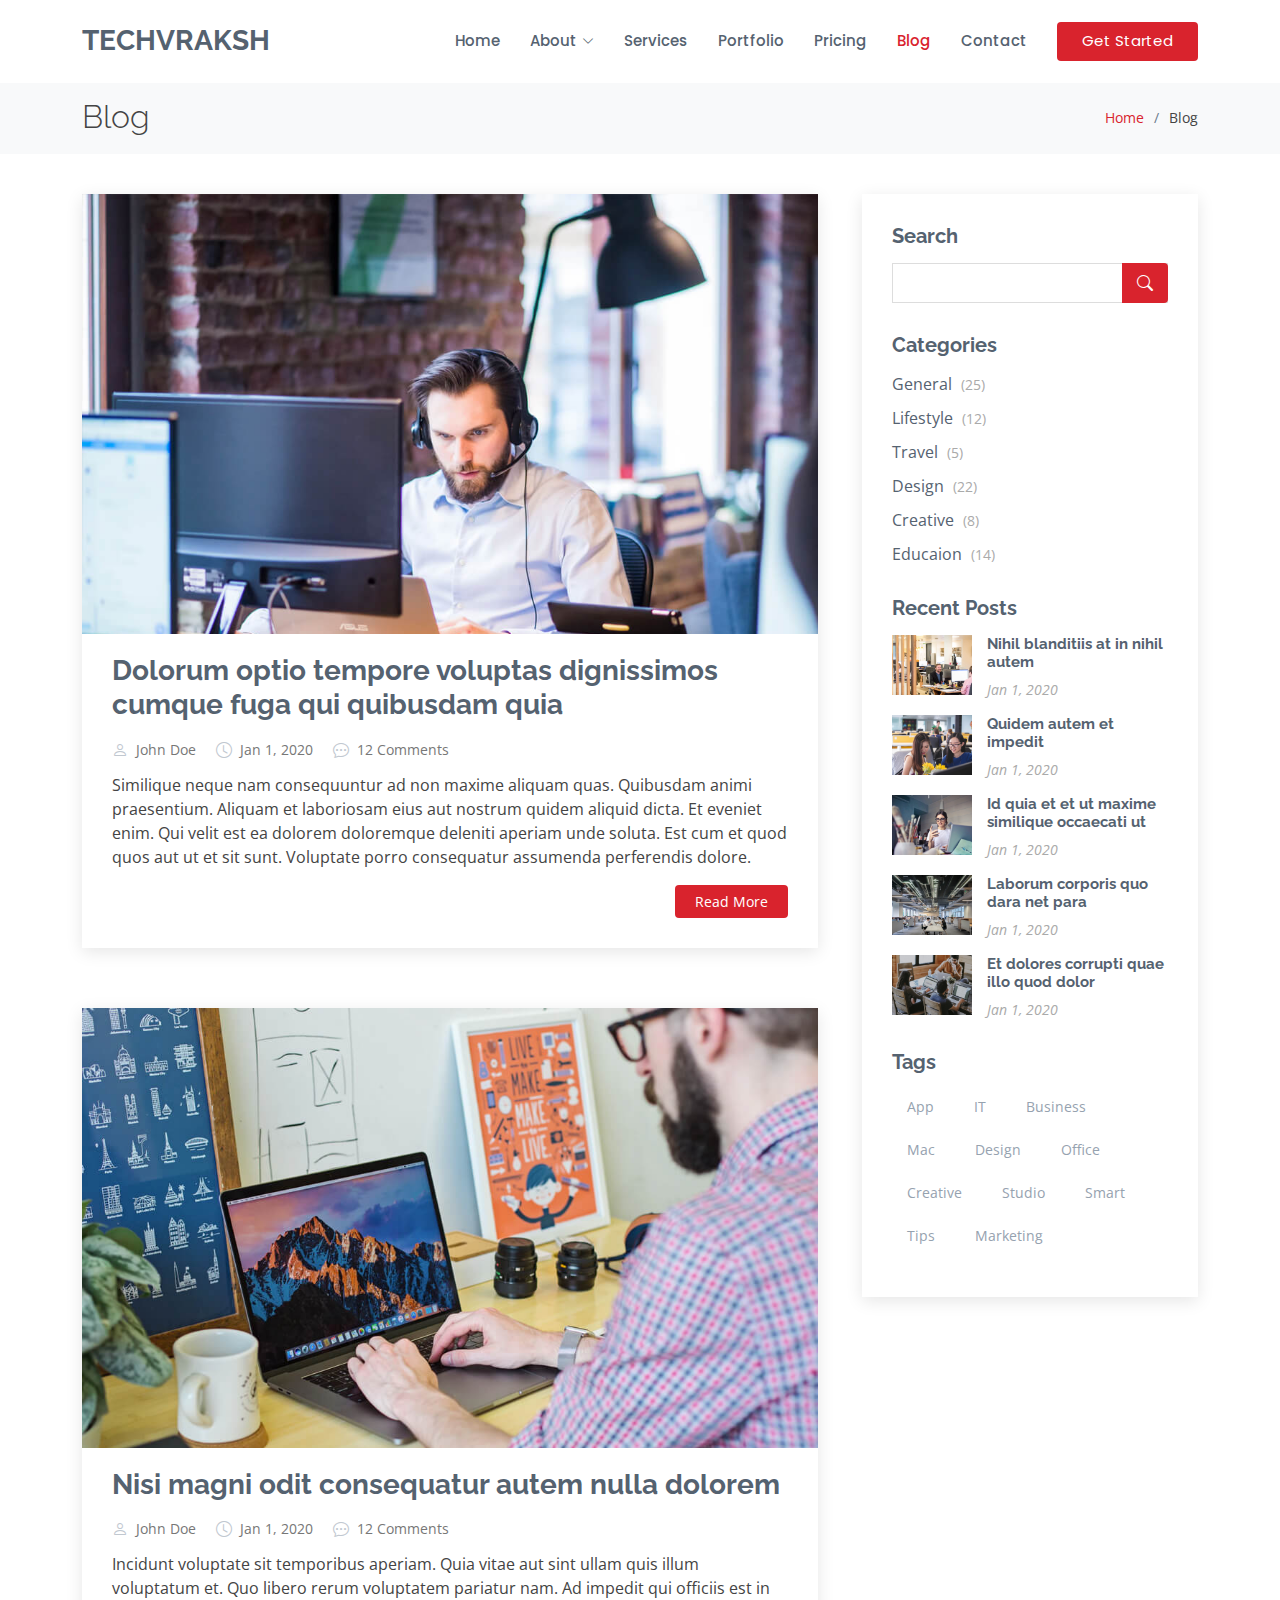
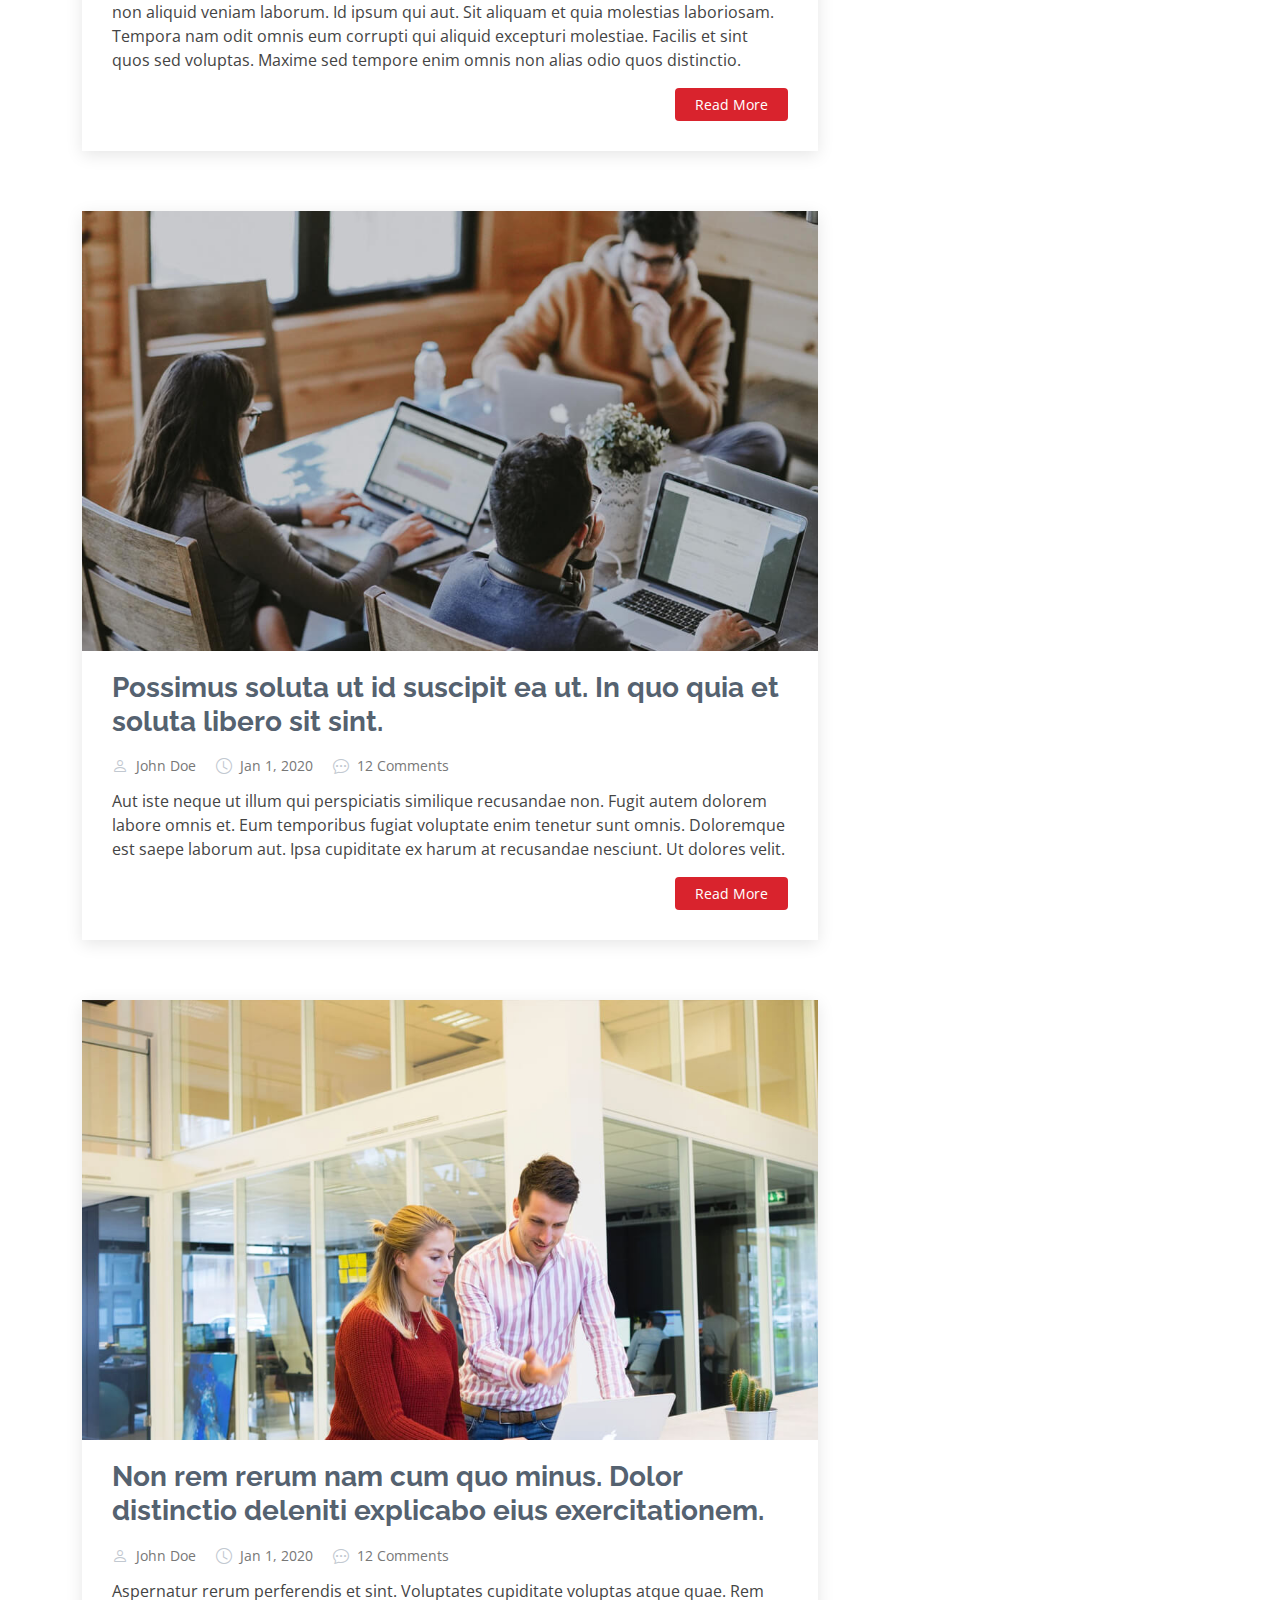
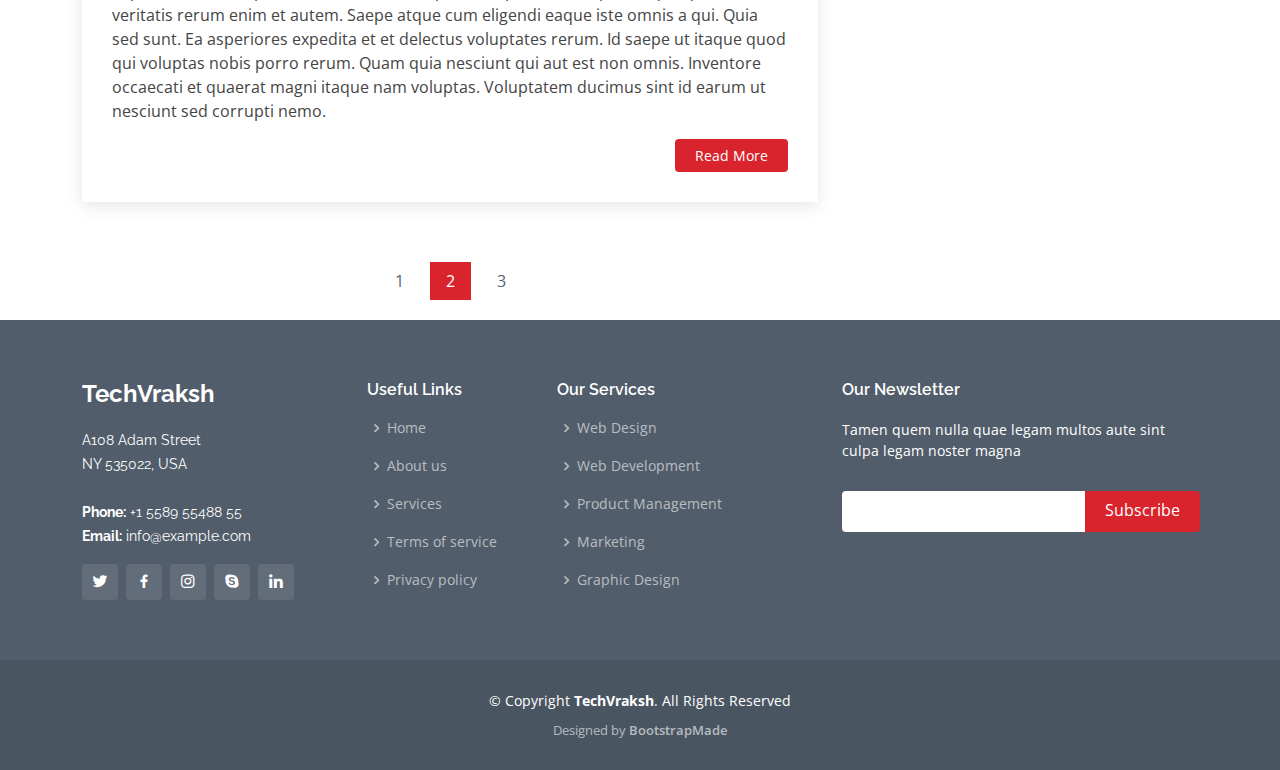
<file: blog.html>
<!DOCTYPE html>
<html lang="en">

<head>
  <meta charset="utf-8">
  <meta content="width=device-width, initial-scale=1.0" name="viewport">

  <title>Blog - TechVraksh Bootstrap Template</title>
  <meta content="" name="description">
  <meta content="" name="keywords">

  <!-- Favicons -->
  <link href="assets/img/favicon.png" rel="icon">
  <link href="assets/img/apple-touch-icon.png" rel="apple-touch-icon">

  <!-- Google Fonts -->
  <link href="https://fonts.googleapis.com/css?family=Open+Sans:300,300i,400,400i,600,600i,700,700i|Raleway:300,300i,400,400i,500,500i,600,600i,700,700i|Poppins:300,300i,400,400i,500,500i,600,600i,700,700i" rel="stylesheet">

  <!-- Vendor CSS Files -->
  <link href="assets/vendor/animate.css/animate.min.css" rel="stylesheet">
  <link href="assets/vendor/bootstrap/css/bootstrap.min.css" rel="stylesheet">
  <link href="assets/vendor/bootstrap-icons/bootstrap-icons.css" rel="stylesheet">
  <link href="assets/vendor/boxicons/css/boxicons.min.css" rel="stylesheet">
  <link href="assets/vendor/glightbox/css/glightbox.min.css" rel="stylesheet">
  <link href="assets/vendor/remixicon/remixicon.css" rel="stylesheet">
  <link href="assets/vendor/swiper/swiper-bundle.min.css" rel="stylesheet">

  <!-- Template Main CSS File -->
  <link href="assets/css/style.css" rel="stylesheet">

  <!-- =======================================================
  * Template Name: TechVraksh - v4.10.0
  * Template URL: https://bootstrapmade.com/TechVraksh-free-bootstrap-theme/
  * Author: BootstrapMade.com
  * License: https://bootstrapmade.com/license/
  ======================================================== -->
</head>

<body>

  <!-- ======= Header ======= -->
  <header id="header" class="fixed-top d-flex align-items-center">
    <div class="container d-flex align-items-center">

      <h1 class="logo me-auto"><a href="index.html">TechVraksh</a></h1>
      <!-- Uncomment below if you prefer to use an image logo -->
      <!-- <a href="index.html" class="logo me-auto"><img src="assets/img/logo.png" alt="" class="img-fluid"></a>-->

      <nav id="navbar" class="navbar">
        <ul>
          <li><a href="index.html">Home</a></li>

          <li class="dropdown"><a href="#"><span>About</span> <i class="bi bi-chevron-down"></i></a>
            <ul>
              <li><a href="about.html">About</a></li>
              <li><a href="team.html">Team</a></li>
              <li><a href="testimonials.html">Testimonials</a></li>

              <li class="dropdown"><a href="#"><span>Deep Drop Down</span> <i class="bi bi-chevron-right"></i></a>
                <ul>
                  <li><a href="#">Deep Drop Down 1</a></li>
                  <li><a href="#">Deep Drop Down 2</a></li>
                  <li><a href="#">Deep Drop Down 3</a></li>
                  <li><a href="#">Deep Drop Down 4</a></li>
                  <li><a href="#">Deep Drop Down 5</a></li>
                </ul>
              </li>
            </ul>
          </li>
          <li><a href="services.html">Services</a></li>
          <li><a href="portfolio.html">Portfolio</a></li>
          <li><a href="pricing.html">Pricing</a></li>
          <li><a href="blog.html" class="active">Blog</a></li>

          <li><a href="contact.html">Contact</a></li>
          <li><a href="index.html" class="getstarted">Get Started</a></li>
        </ul>
        <i class="bi bi-list mobile-nav-toggle"></i>
      </nav><!-- .navbar -->

    </div>
  </header><!-- End Header -->

  <main id="main">

    <!-- ======= Breadcrumbs ======= -->
    <section id="breadcrumbs" class="breadcrumbs">
      <div class="container">

        <div class="d-flex justify-content-between align-items-center">
          <h2>Blog</h2>
          <ol>
            <li><a href="index.html">Home</a></li>
            <li>Blog</li>
          </ol>
        </div>

      </div>
    </section><!-- End Breadcrumbs -->

    <!-- ======= Blog Section ======= -->
    <section id="blog" class="blog">
      <div class="container" data-aos="fade-up">

        <div class="row">

          <div class="col-lg-8 entries">

            <article class="entry">

              <div class="entry-img">
                <img src="assets/img/blog/blog-1.jpg" alt="" class="img-fluid">
              </div>

              <h2 class="entry-title">
                <a href="blog-single.html">Dolorum optio tempore voluptas dignissimos cumque fuga qui quibusdam quia</a>
              </h2>

              <div class="entry-meta">
                <ul>
                  <li class="d-flex align-items-center"><i class="bi bi-person"></i> <a href="blog-single.html">John Doe</a></li>
                  <li class="d-flex align-items-center"><i class="bi bi-clock"></i> <a href="blog-single.html"><time datetime="2020-01-01">Jan 1, 2020</time></a></li>
                  <li class="d-flex align-items-center"><i class="bi bi-chat-dots"></i> <a href="blog-single.html">12 Comments</a></li>
                </ul>
              </div>

              <div class="entry-content">
                <p>
                  Similique neque nam consequuntur ad non maxime aliquam quas. Quibusdam animi praesentium. Aliquam et laboriosam eius aut nostrum quidem aliquid dicta.
                  Et eveniet enim. Qui velit est ea dolorem doloremque deleniti aperiam unde soluta. Est cum et quod quos aut ut et sit sunt. Voluptate porro consequatur assumenda perferendis dolore.
                </p>
                <div class="read-more">
                  <a href="blog-single.html">Read More</a>
                </div>
              </div>

            </article><!-- End blog entry -->

            <article class="entry">

              <div class="entry-img">
                <img src="assets/img/blog/blog-2.jpg" alt="" class="img-fluid">
              </div>

              <h2 class="entry-title">
                <a href="blog-single.html">Nisi magni odit consequatur autem nulla dolorem</a>
              </h2>

              <div class="entry-meta">
                <ul>
                  <li class="d-flex align-items-center"><i class="bi bi-person"></i> <a href="blog-single.html">John Doe</a></li>
                  <li class="d-flex align-items-center"><i class="bi bi-clock"></i> <a href="blog-single.html"><time datetime="2020-01-01">Jan 1, 2020</time></a></li>
                  <li class="d-flex align-items-center"><i class="bi bi-chat-dots"></i> <a href="blog-single.html">12 Comments</a></li>
                </ul>
              </div>

              <div class="entry-content">
                <p>
                  Incidunt voluptate sit temporibus aperiam. Quia vitae aut sint ullam quis illum voluptatum et. Quo libero rerum voluptatem pariatur nam.
                  Ad impedit qui officiis est in non aliquid veniam laborum. Id ipsum qui aut. Sit aliquam et quia molestias laboriosam. Tempora nam odit omnis eum corrupti qui aliquid excepturi molestiae. Facilis et sint quos sed voluptas. Maxime sed tempore enim omnis non alias odio quos distinctio.
                </p>
                <div class="read-more">
                  <a href="blog-single.html">Read More</a>
                </div>
              </div>

            </article><!-- End blog entry -->

            <article class="entry">

              <div class="entry-img">
                <img src="assets/img/blog/blog-3.jpg" alt="" class="img-fluid">
              </div>

              <h2 class="entry-title">
                <a href="blog-single.html">Possimus soluta ut id suscipit ea ut. In quo quia et soluta libero sit sint.</a>
              </h2>

              <div class="entry-meta">
                <ul>
                  <li class="d-flex align-items-center"><i class="bi bi-person"></i> <a href="blog-single.html">John Doe</a></li>
                  <li class="d-flex align-items-center"><i class="bi bi-clock"></i> <a href="blog-single.html"><time datetime="2020-01-01">Jan 1, 2020</time></a></li>
                  <li class="d-flex align-items-center"><i class="bi bi-chat-dots"></i> <a href="blog-single.html">12 Comments</a></li>
                </ul>
              </div>

              <div class="entry-content">
                <p>
                  Aut iste neque ut illum qui perspiciatis similique recusandae non. Fugit autem dolorem labore omnis et. Eum temporibus fugiat voluptate enim tenetur sunt omnis.
                  Doloremque est saepe laborum aut. Ipsa cupiditate ex harum at recusandae nesciunt. Ut dolores velit.
                </p>
                <div class="read-more">
                  <a href="blog-single.html">Read More</a>
                </div>
              </div>

            </article><!-- End blog entry -->

            <article class="entry">

              <div class="entry-img">
                <img src="assets/img/blog/blog-4.jpg" alt="" class="img-fluid">
              </div>

              <h2 class="entry-title">
                <a href="blog-single.html">Non rem rerum nam cum quo minus. Dolor distinctio deleniti explicabo eius exercitationem.</a>
              </h2>

              <div class="entry-meta">
                <ul>
                  <li class="d-flex align-items-center"><i class="bi bi-person"></i> <a href="blog-single.html">John Doe</a></li>
                  <li class="d-flex align-items-center"><i class="bi bi-clock"></i> <a href="blog-single.html"><time datetime="2020-01-01">Jan 1, 2020</time></a></li>
                  <li class="d-flex align-items-center"><i class="bi bi-chat-dots"></i> <a href="blog-single.html">12 Comments</a></li>
                </ul>
              </div>

              <div class="entry-content">
                <p>
                  Aspernatur rerum perferendis et sint. Voluptates cupiditate voluptas atque quae. Rem veritatis rerum enim et autem. Saepe atque cum eligendi eaque iste omnis a qui.
                  Quia sed sunt. Ea asperiores expedita et et delectus voluptates rerum. Id saepe ut itaque quod qui voluptas nobis porro rerum. Quam quia nesciunt qui aut est non omnis. Inventore occaecati et quaerat magni itaque nam voluptas. Voluptatem ducimus sint id earum ut nesciunt sed corrupti nemo.
                </p>
                <div class="read-more">
                  <a href="blog-single.html">Read More</a>
                </div>
              </div>

            </article><!-- End blog entry -->

            <div class="blog-pagination">
              <ul class="justify-content-center">
                <li><a href="#">1</a></li>
                <li class="active"><a href="#">2</a></li>
                <li><a href="#">3</a></li>
              </ul>
            </div>

          </div><!-- End blog entries list -->

          <div class="col-lg-4">

            <div class="sidebar">

              <h3 class="sidebar-title">Search</h3>
              <div class="sidebar-item search-form">
                <form action="">
                  <input type="text">
                  <button type="submit"><i class="bi bi-search"></i></button>
                </form>
              </div><!-- End sidebar search formn-->

              <h3 class="sidebar-title">Categories</h3>
              <div class="sidebar-item categories">
                <ul>
                  <li><a href="#">General <span>(25)</span></a></li>
                  <li><a href="#">Lifestyle <span>(12)</span></a></li>
                  <li><a href="#">Travel <span>(5)</span></a></li>
                  <li><a href="#">Design <span>(22)</span></a></li>
                  <li><a href="#">Creative <span>(8)</span></a></li>
                  <li><a href="#">Educaion <span>(14)</span></a></li>
                </ul>
              </div><!-- End sidebar categories-->

              <h3 class="sidebar-title">Recent Posts</h3>
              <div class="sidebar-item recent-posts">
                <div class="post-item clearfix">
                  <img src="assets/img/blog/blog-recent-1.jpg" alt="">
                  <h4><a href="blog-single.html">Nihil blanditiis at in nihil autem</a></h4>
                  <time datetime="2020-01-01">Jan 1, 2020</time>
                </div>

                <div class="post-item clearfix">
                  <img src="assets/img/blog/blog-recent-2.jpg" alt="">
                  <h4><a href="blog-single.html">Quidem autem et impedit</a></h4>
                  <time datetime="2020-01-01">Jan 1, 2020</time>
                </div>

                <div class="post-item clearfix">
                  <img src="assets/img/blog/blog-recent-3.jpg" alt="">
                  <h4><a href="blog-single.html">Id quia et et ut maxime similique occaecati ut</a></h4>
                  <time datetime="2020-01-01">Jan 1, 2020</time>
                </div>

                <div class="post-item clearfix">
                  <img src="assets/img/blog/blog-recent-4.jpg" alt="">
                  <h4><a href="blog-single.html">Laborum corporis quo dara net para</a></h4>
                  <time datetime="2020-01-01">Jan 1, 2020</time>
                </div>

                <div class="post-item clearfix">
                  <img src="assets/img/blog/blog-recent-5.jpg" alt="">
                  <h4><a href="blog-single.html">Et dolores corrupti quae illo quod dolor</a></h4>
                  <time datetime="2020-01-01">Jan 1, 2020</time>
                </div>

              </div><!-- End sidebar recent posts-->

              <h3 class="sidebar-title">Tags</h3>
              <div class="sidebar-item tags">
                <ul>
                  <li><a href="#">App</a></li>
                  <li><a href="#">IT</a></li>
                  <li><a href="#">Business</a></li>
                  <li><a href="#">Mac</a></li>
                  <li><a href="#">Design</a></li>
                  <li><a href="#">Office</a></li>
                  <li><a href="#">Creative</a></li>
                  <li><a href="#">Studio</a></li>
                  <li><a href="#">Smart</a></li>
                  <li><a href="#">Tips</a></li>
                  <li><a href="#">Marketing</a></li>
                </ul>
              </div><!-- End sidebar tags-->

            </div><!-- End sidebar -->

          </div><!-- End blog sidebar -->

        </div>

      </div>
    </section><!-- End Blog Section -->

  </main><!-- End #main -->

  <!-- ======= Footer ======= -->
  <footer id="footer">
    <div class="footer-top">
      <div class="container">
        <div class="row">

          <div class="col-lg-3 col-md-6">
            <div class="footer-info">
              <h3>TechVraksh</h3>
              <p>
                A108 Adam Street <br>
                NY 535022, USA<br><br>
                <strong>Phone:</strong> +1 5589 55488 55<br>
                <strong>Email:</strong> info@example.com<br>
              </p>
              <div class="social-links mt-3">
                <a href="#" class="twitter"><i class="bx bxl-twitter"></i></a>
                <a href="#" class="facebook"><i class="bx bxl-facebook"></i></a>
                <a href="#" class="instagram"><i class="bx bxl-instagram"></i></a>
                <a href="#" class="google-plus"><i class="bx bxl-skype"></i></a>
                <a href="#" class="linkedin"><i class="bx bxl-linkedin"></i></a>
              </div>
            </div>
          </div>

          <div class="col-lg-2 col-md-6 footer-links">
            <h4>Useful Links</h4>
            <ul>
              <li><i class="bx bx-chevron-right"></i> <a href="#">Home</a></li>
              <li><i class="bx bx-chevron-right"></i> <a href="#">About us</a></li>
              <li><i class="bx bx-chevron-right"></i> <a href="#">Services</a></li>
              <li><i class="bx bx-chevron-right"></i> <a href="#">Terms of service</a></li>
              <li><i class="bx bx-chevron-right"></i> <a href="#">Privacy policy</a></li>
            </ul>
          </div>

          <div class="col-lg-3 col-md-6 footer-links">
            <h4>Our Services</h4>
            <ul>
              <li><i class="bx bx-chevron-right"></i> <a href="#">Web Design</a></li>
              <li><i class="bx bx-chevron-right"></i> <a href="#">Web Development</a></li>
              <li><i class="bx bx-chevron-right"></i> <a href="#">Product Management</a></li>
              <li><i class="bx bx-chevron-right"></i> <a href="#">Marketing</a></li>
              <li><i class="bx bx-chevron-right"></i> <a href="#">Graphic Design</a></li>
            </ul>
          </div>

          <div class="col-lg-4 col-md-6 footer-newsletter">
            <h4>Our Newsletter</h4>
            <p>Tamen quem nulla quae legam multos aute sint culpa legam noster magna</p>
            <form action="" method="post">
              <input type="email" name="email"><input type="submit" value="Subscribe">
            </form>

          </div>

        </div>
      </div>
    </div>

    <div class="container">
      <div class="copyright">
        &copy; Copyright <strong><span>TechVraksh</span></strong>. All Rights Reserved
      </div>
      <div class="credits">
        <!-- All the links in the footer should remain intact. -->
        <!-- You can delete the links only if you purchased the pro version. -->
        <!-- Licensing information: https://bootstrapmade.com/license/ -->
        <!-- Purchase the pro version with working PHP/AJAX contact form: https://bootstrapmade.com/TechVraksh-free-bootstrap-theme/ -->
        Designed by <a href="https://bootstrapmade.com/">BootstrapMade</a>
      </div>
    </div>
  </footer><!-- End Footer -->

  <a href="#" class="back-to-top d-flex align-items-center justify-content-center"><i class="bi bi-arrow-up-short"></i></a>

  <!-- Vendor JS Files -->
  <script src="assets/vendor/bootstrap/js/bootstrap.bundle.min.js"></script>
  <script src="assets/vendor/glightbox/js/glightbox.min.js"></script>
  <script src="assets/vendor/isotope-layout/isotope.pkgd.min.js"></script>
  <script src="assets/vendor/swiper/swiper-bundle.min.js"></script>
  <script src="assets/vendor/waypoints/noframework.waypoints.js"></script>
  <script src="assets/vendor/php-email-form/validate.js"></script>

  <!-- Template Main JS File -->
  <script src="assets/js/main.js"></script>

</body>

</html>
</file>
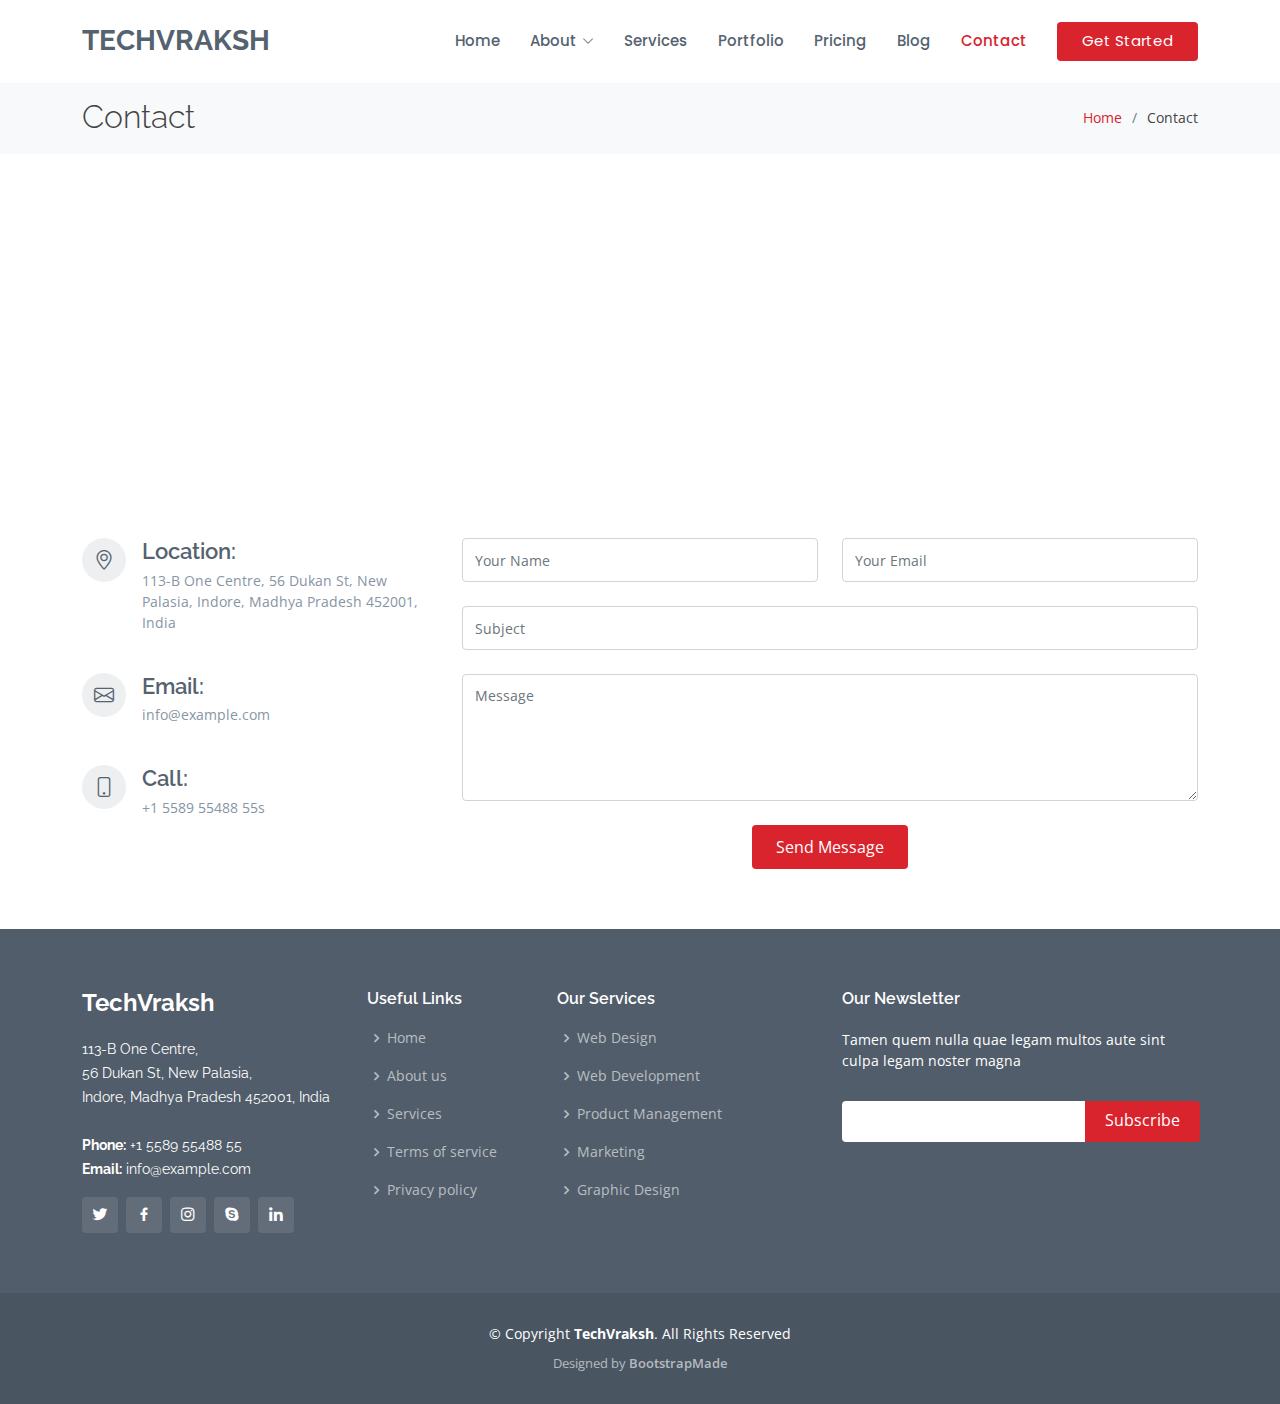
<file: contact.html>
<!DOCTYPE html>
<html lang="en">
  <head>
    <meta charset="utf-8" />
    <meta content="width=device-width, initial-scale=1.0" name="viewport" />

    <title>Contact - TechVraksh Bootstrap Template</title>
    <meta content="" name="description" />
    <meta content="" name="keywords" />

    <!-- Favicons -->
    <link href="assets/img/favicon.png" rel="icon" />
    <link href="assets/img/apple-touch-icon.png" rel="apple-touch-icon" />

    <!-- Google Fonts -->
    <link
      href="https://fonts.googleapis.com/css?family=Open+Sans:300,300i,400,400i,600,600i,700,700i|Raleway:300,300i,400,400i,500,500i,600,600i,700,700i|Poppins:300,300i,400,400i,500,500i,600,600i,700,700i"
      rel="stylesheet"
    />

    <!-- Vendor CSS Files -->
    <link href="assets/vendor/animate.css/animate.min.css" rel="stylesheet" />
    <link
      href="assets/vendor/bootstrap/css/bootstrap.min.css"
      rel="stylesheet"
    />
    <link
      href="assets/vendor/bootstrap-icons/bootstrap-icons.css"
      rel="stylesheet"
    />
    <link href="assets/vendor/boxicons/css/boxicons.min.css" rel="stylesheet" />
    <link
      href="assets/vendor/glightbox/css/glightbox.min.css"
      rel="stylesheet"
    />
    <link href="assets/vendor/remixicon/remixicon.css" rel="stylesheet" />
    <link href="assets/vendor/swiper/swiper-bundle.min.css" rel="stylesheet" />

    <!-- Template Main CSS File -->
    <link href="assets/css/style.css" rel="stylesheet" />

    <!-- =======================================================
  * Template Name: TechVraksh - v4.10.0
  * Template URL: https://bootstrapmade.com/TechVraksh-free-bootstrap-theme/
  * Author: BootstrapMade.com
  * License: https://bootstrapmade.com/license/
  ======================================================== -->
  </head>

  <body>
    <!-- ======= Header ======= -->
    <header id="header" class="fixed-top d-flex align-items-center">
      <div class="container d-flex align-items-center">
        <h1 class="logo me-auto"><a href="index.html">TechVraksh</a></h1>
        <!-- Uncomment below if you prefer to use an image logo -->
        <!-- <a href="index.html" class="logo me-auto"><img src="assets/img/logo.png" alt="" class="img-fluid"></a>-->

        <nav id="navbar" class="navbar">
          <ul>
            <li><a href="index.html">Home</a></li>

            <li class="dropdown">
              <a href="#"
                ><span>About</span> <i class="bi bi-chevron-down"></i
              ></a>
              <ul>
                <li><a href="about.html">About</a></li>
                <li><a href="team.html">Team</a></li>
                <li><a href="testimonials.html">Testimonials</a></li>

                <li class="dropdown">
                  <a href="#"
                    ><span>Deep Drop Down</span>
                    <i class="bi bi-chevron-right"></i
                  ></a>
                  <ul>
                    <li><a href="#">Deep Drop Down 1</a></li>
                    <li><a href="#">Deep Drop Down 2</a></li>
                    <li><a href="#">Deep Drop Down 3</a></li>
                    <li><a href="#">Deep Drop Down 4</a></li>
                    <li><a href="#">Deep Drop Down 5</a></li>
                  </ul>
                </li>
              </ul>
            </li>
            <li><a href="services.html">Services</a></li>
            <li><a href="portfolio.html">Portfolio</a></li>
            <li><a href="pricing.html">Pricing</a></li>
            <li><a href="blog.html">Blog</a></li>

            <li><a href="contact.html" class="active">Contact</a></li>
            <li><a href="index.html" class="getstarted">Get Started</a></li>
          </ul>
          <i class="bi bi-list mobile-nav-toggle"></i>
        </nav>
        <!-- .navbar -->
      </div>
    </header>
    <!-- End Header -->

    <main id="main">
      <!-- ======= Breadcrumbs ======= -->
      <section id="breadcrumbs" class="breadcrumbs">
        <div class="container">
          <div class="d-flex justify-content-between align-items-center">
            <h2>Contact</h2>
            <ol>
              <li><a href="index.html">Home</a></li>
              <li>Contact</li>
            </ol>
          </div>
        </div>
      </section>
      <!-- End Breadcrumbs -->

      <!-- ======= Contact Section ======= -->
      <section id="contact" class="contact">
        <div class="container">
          <div>
            <iframe
              style="border: 0; width: 100%; height: 270px"
              src="https://www.google.com/maps/embed?pb=!1m18!1m12!1m3!1d14720.558234869206!2d75.87104958005632!3d22.723053611687348!2m3!1f0!2f0!3f0!3m2!1i1024!2i768!4f13.1!3m3!1m2!1s0x3962fd1574924ed9%3A0x140302d45f021bfb!2sTech%20Vraksh%20Private%20Limited!5e0!3m2!1sen!2sau!4v1672191098011!5m2!1sen!2sau"
              frameborder="0"
              allowfullscreen
            ></iframe>
          </div>

          <div class="row mt-5">
            <div class="col-lg-4">
              <div class="info">
                <div class="address">
                  <i class="bi bi-geo-alt"></i>
                  <h4>Location:</h4>
                  <p>
                    113-B One Centre, 56 Dukan St, New Palasia, Indore, Madhya
                    Pradesh 452001, India
                  </p>
                </div>

                <div class="email">
                  <i class="bi bi-envelope"></i>
                  <h4>Email:</h4>
                  <p>info@example.com</p>
                </div>

                <div class="phone">
                  <i class="bi bi-phone"></i>
                  <h4>Call:</h4>
                  <p>+1 5589 55488 55s</p>
                </div>
              </div>
            </div>

            <div class="col-lg-8 mt-5 mt-lg-0">
              <form
                action="forms/contact.php"
                method="post"
                role="form"
                class="php-email-form"
              >
                <div class="row">
                  <div class="col-md-6 form-group">
                    <input
                      type="text"
                      name="name"
                      class="form-control"
                      id="name"
                      placeholder="Your Name"
                      required
                    />
                  </div>
                  <div class="col-md-6 form-group mt-3 mt-md-0">
                    <input
                      type="email"
                      class="form-control"
                      name="email"
                      id="email"
                      placeholder="Your Email"
                      required
                    />
                  </div>
                </div>
                <div class="form-group mt-3">
                  <input
                    type="text"
                    class="form-control"
                    name="subject"
                    id="subject"
                    placeholder="Subject"
                    required
                  />
                </div>
                <div class="form-group mt-3">
                  <textarea
                    class="form-control"
                    name="message"
                    rows="5"
                    placeholder="Message"
                    required
                  ></textarea>
                </div>
                <div class="my-3">
                  <div class="loading">Loading</div>
                  <div class="error-message"></div>
                  <div class="sent-message">
                    Your message has been sent. Thank you!
                  </div>
                </div>
                <div class="text-center">
                  <button type="submit">Send Message</button>
                </div>
              </form>
            </div>
          </div>
        </div>
      </section>
      <!-- End Contact Section -->
    </main>
    <!-- End #main -->

    <!-- ======= Footer ======= -->
    <footer id="footer">
      <div class="footer-top">
        <div class="container">
          <div class="row">
            <div class="col-lg-3 col-md-6">
              <div class="footer-info">
                <h3>TechVraksh</h3>
                <p>
                  113-B One Centre,<br />
                  56 Dukan St, New Palasia,<br />
                  Indore, Madhya Pradesh 452001, India<br />
                  <br />
                  <strong>Phone:</strong> +1 5589 55488 55<br />
                  <strong>Email:</strong> info@example.com<br />
                </p>
                <div class="social-links mt-3">
                  <a href="#" class="twitter"><i class="bx bxl-twitter"></i></a>
                  <a href="#" class="facebook"
                    ><i class="bx bxl-facebook"></i
                  ></a>
                  <a href="#" class="instagram"
                    ><i class="bx bxl-instagram"></i
                  ></a>
                  <a href="#" class="google-plus"
                    ><i class="bx bxl-skype"></i
                  ></a>
                  <a href="#" class="linkedin"
                    ><i class="bx bxl-linkedin"></i
                  ></a>
                </div>
              </div>
            </div>

            <div class="col-lg-2 col-md-6 footer-links">
              <h4>Useful Links</h4>
              <ul>
                <li>
                  <i class="bx bx-chevron-right"></i> <a href="#">Home</a>
                </li>
                <li>
                  <i class="bx bx-chevron-right"></i> <a href="#">About us</a>
                </li>
                <li>
                  <i class="bx bx-chevron-right"></i> <a href="#">Services</a>
                </li>
                <li>
                  <i class="bx bx-chevron-right"></i>
                  <a href="#">Terms of service</a>
                </li>
                <li>
                  <i class="bx bx-chevron-right"></i>
                  <a href="#">Privacy policy</a>
                </li>
              </ul>
            </div>

            <div class="col-lg-3 col-md-6 footer-links">
              <h4>Our Services</h4>
              <ul>
                <li>
                  <i class="bx bx-chevron-right"></i> <a href="#">Web Design</a>
                </li>
                <li>
                  <i class="bx bx-chevron-right"></i>
                  <a href="#">Web Development</a>
                </li>
                <li>
                  <i class="bx bx-chevron-right"></i>
                  <a href="#">Product Management</a>
                </li>
                <li>
                  <i class="bx bx-chevron-right"></i> <a href="#">Marketing</a>
                </li>
                <li>
                  <i class="bx bx-chevron-right"></i>
                  <a href="#">Graphic Design</a>
                </li>
              </ul>
            </div>

            <div class="col-lg-4 col-md-6 footer-newsletter">
              <h4>Our Newsletter</h4>
              <p>
                Tamen quem nulla quae legam multos aute sint culpa legam noster
                magna
              </p>
              <form action="" method="post">
                <input type="email" name="email" /><input
                  type="submit"
                  value="Subscribe"
                />
              </form>
            </div>
          </div>
        </div>
      </div>

      <div class="container">
        <div class="copyright">
          &copy; Copyright <strong><span>TechVraksh</span></strong
          >. All Rights Reserved
        </div>
        <div class="credits">
          <!-- All the links in the footer should remain intact. -->
          <!-- You can delete the links only if you purchased the pro version. -->
          <!-- Licensing information: https://bootstrapmade.com/license/ -->
          <!-- Purchase the pro version with working PHP/AJAX contact form: https://bootstrapmade.com/TechVraksh-free-bootstrap-theme/ -->
          Designed by <a href="https://bootstrapmade.com/">BootstrapMade</a>
        </div>
      </div>
    </footer>
    <!-- End Footer -->

    <a
      href="#"
      class="back-to-top d-flex align-items-center justify-content-center"
      ><i class="bi bi-arrow-up-short"></i
    ></a>

    <!-- Vendor JS Files -->
    <script src="assets/vendor/bootstrap/js/bootstrap.bundle.min.js"></script>
    <script src="assets/vendor/glightbox/js/glightbox.min.js"></script>
    <script src="assets/vendor/isotope-layout/isotope.pkgd.min.js"></script>
    <script src="assets/vendor/swiper/swiper-bundle.min.js"></script>
    <script src="assets/vendor/waypoints/noframework.waypoints.js"></script>
    <script src="assets/vendor/php-email-form/validate.js"></script>

    <!-- Template Main JS File -->
    <script src="assets/js/main.js"></script>
  </body>
</html>
</file>
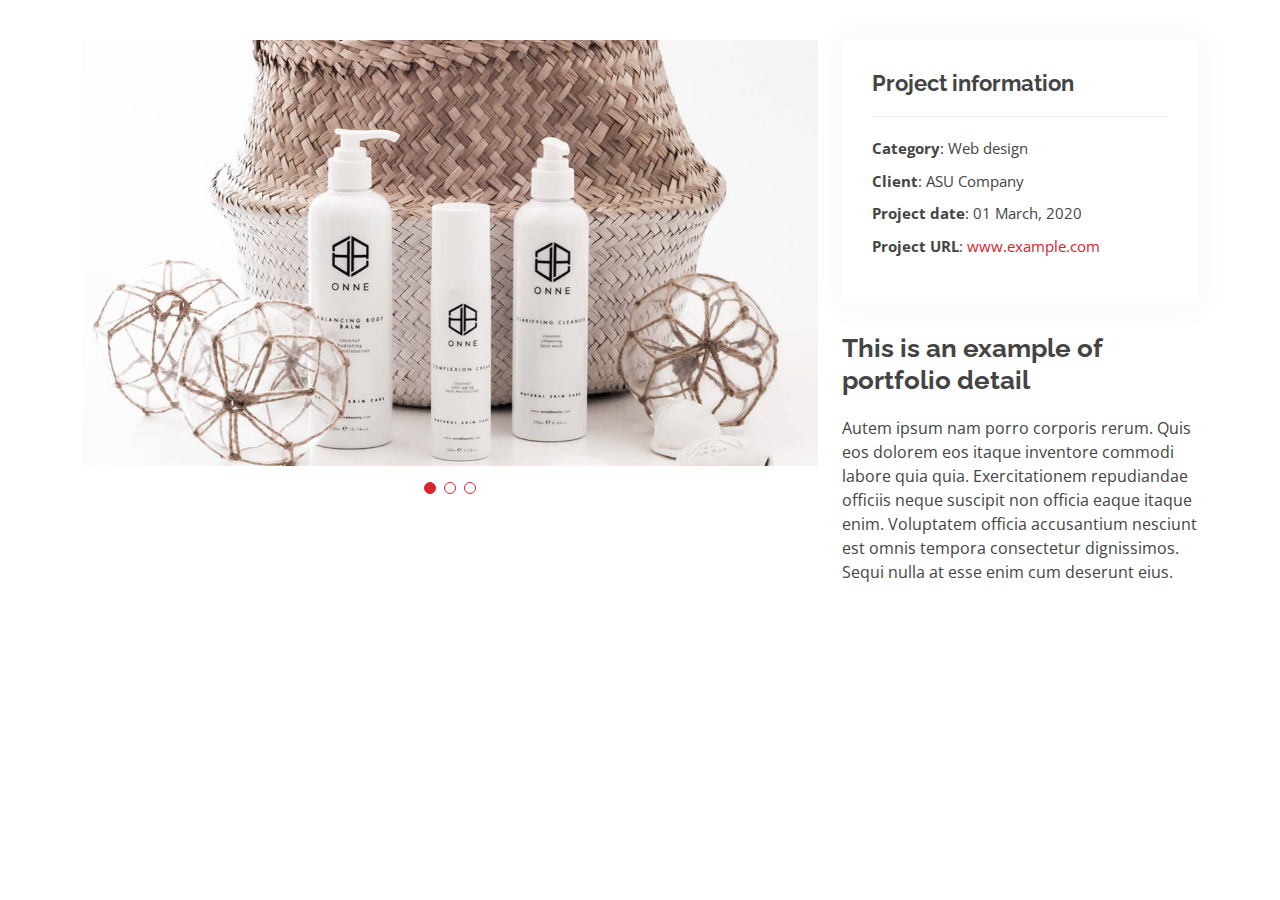
<file: portfolio-details.html>
<!DOCTYPE html>
<html lang="en">

<head>
  <meta charset="utf-8">
  <meta content="width=device-width, initial-scale=1.0" name="viewport">

  <title>Portfolio Details - TechVraksh Bootstrap Template</title>
  <meta content="" name="description">
  <meta content="" name="keywords">

  <!-- Favicons -->
  <link href="assets/img/favicon.png" rel="icon">
  <link href="assets/img/apple-touch-icon.png" rel="apple-touch-icon">

  <!-- Google Fonts -->
  <link href="https://fonts.googleapis.com/css?family=Open+Sans:300,300i,400,400i,600,600i,700,700i|Raleway:300,300i,400,400i,500,500i,600,600i,700,700i|Poppins:300,300i,400,400i,500,500i,600,600i,700,700i" rel="stylesheet">

  <!-- Vendor CSS Files -->
  <link href="assets/vendor/animate.css/animate.min.css" rel="stylesheet">
  <link href="assets/vendor/bootstrap/css/bootstrap.min.css" rel="stylesheet">
  <link href="assets/vendor/bootstrap-icons/bootstrap-icons.css" rel="stylesheet">
  <link href="assets/vendor/boxicons/css/boxicons.min.css" rel="stylesheet">
  <link href="assets/vendor/glightbox/css/glightbox.min.css" rel="stylesheet">
  <link href="assets/vendor/remixicon/remixicon.css" rel="stylesheet">
  <link href="assets/vendor/swiper/swiper-bundle.min.css" rel="stylesheet">

  <!-- Template Main CSS File -->
  <link href="assets/css/style.css" rel="stylesheet">

  <!-- =======================================================
  * Template Name: TechVraksh - v4.10.0
  * Template URL: https://bootstrapmade.com/TechVraksh-free-bootstrap-theme/
  * Author: BootstrapMade.com
  * License: https://bootstrapmade.com/license/
  ======================================================== -->
</head>

<body>

  <main id="main">

    <!-- ======= Portfolio Details Section ======= -->
    <section id="portfolio-details" class="portfolio-details">
      <div class="container">

        <div class="row gy-4">

          <div class="col-lg-8">
            <div class="portfolio-details-slider swiper">
              <div class="swiper-wrapper align-items-center">

                <div class="swiper-slide">
                  <img src="assets/img/portfolio/portfolio-details-1.jpg" alt="">
                </div>

                <div class="swiper-slide">
                  <img src="assets/img/portfolio/portfolio-details-2.jpg" alt="">
                </div>

                <div class="swiper-slide">
                  <img src="assets/img/portfolio/portfolio-details-3.jpg" alt="">
                </div>

              </div>
              <div class="swiper-pagination"></div>
            </div>
          </div>

          <div class="col-lg-4">
            <div class="portfolio-info">
              <h3>Project information</h3>
              <ul>
                <li><strong>Category</strong>: Web design</li>
                <li><strong>Client</strong>: ASU Company</li>
                <li><strong>Project date</strong>: 01 March, 2020</li>
                <li><strong>Project URL</strong>: <a href="#">www.example.com</a></li>
              </ul>
            </div>
            <div class="portfolio-description">
              <h2>This is an example of portfolio detail</h2>
              <p>
                Autem ipsum nam porro corporis rerum. Quis eos dolorem eos itaque inventore commodi labore quia quia. Exercitationem repudiandae officiis neque suscipit non officia eaque itaque enim. Voluptatem officia accusantium nesciunt est omnis tempora consectetur dignissimos. Sequi nulla at esse enim cum deserunt eius.
              </p>
            </div>
          </div>

        </div>

      </div>
    </section><!-- End Portfolio Details Section -->

  </main><!-- End #main -->

  <a href="#" class="back-to-top d-flex align-items-center justify-content-center"><i class="bi bi-arrow-up-short"></i></a>

  <!-- Vendor JS Files -->
  <script src="assets/vendor/bootstrap/js/bootstrap.bundle.min.js"></script>
  <script src="assets/vendor/glightbox/js/glightbox.min.js"></script>
  <script src="assets/vendor/isotope-layout/isotope.pkgd.min.js"></script>
  <script src="assets/vendor/swiper/swiper-bundle.min.js"></script>
  <script src="assets/vendor/waypoints/noframework.waypoints.js"></script>
  <script src="assets/vendor/php-email-form/validate.js"></script>

  <!-- Template Main JS File -->
  <script src="assets/js/main.js"></script>

</body>

</html>
</file>
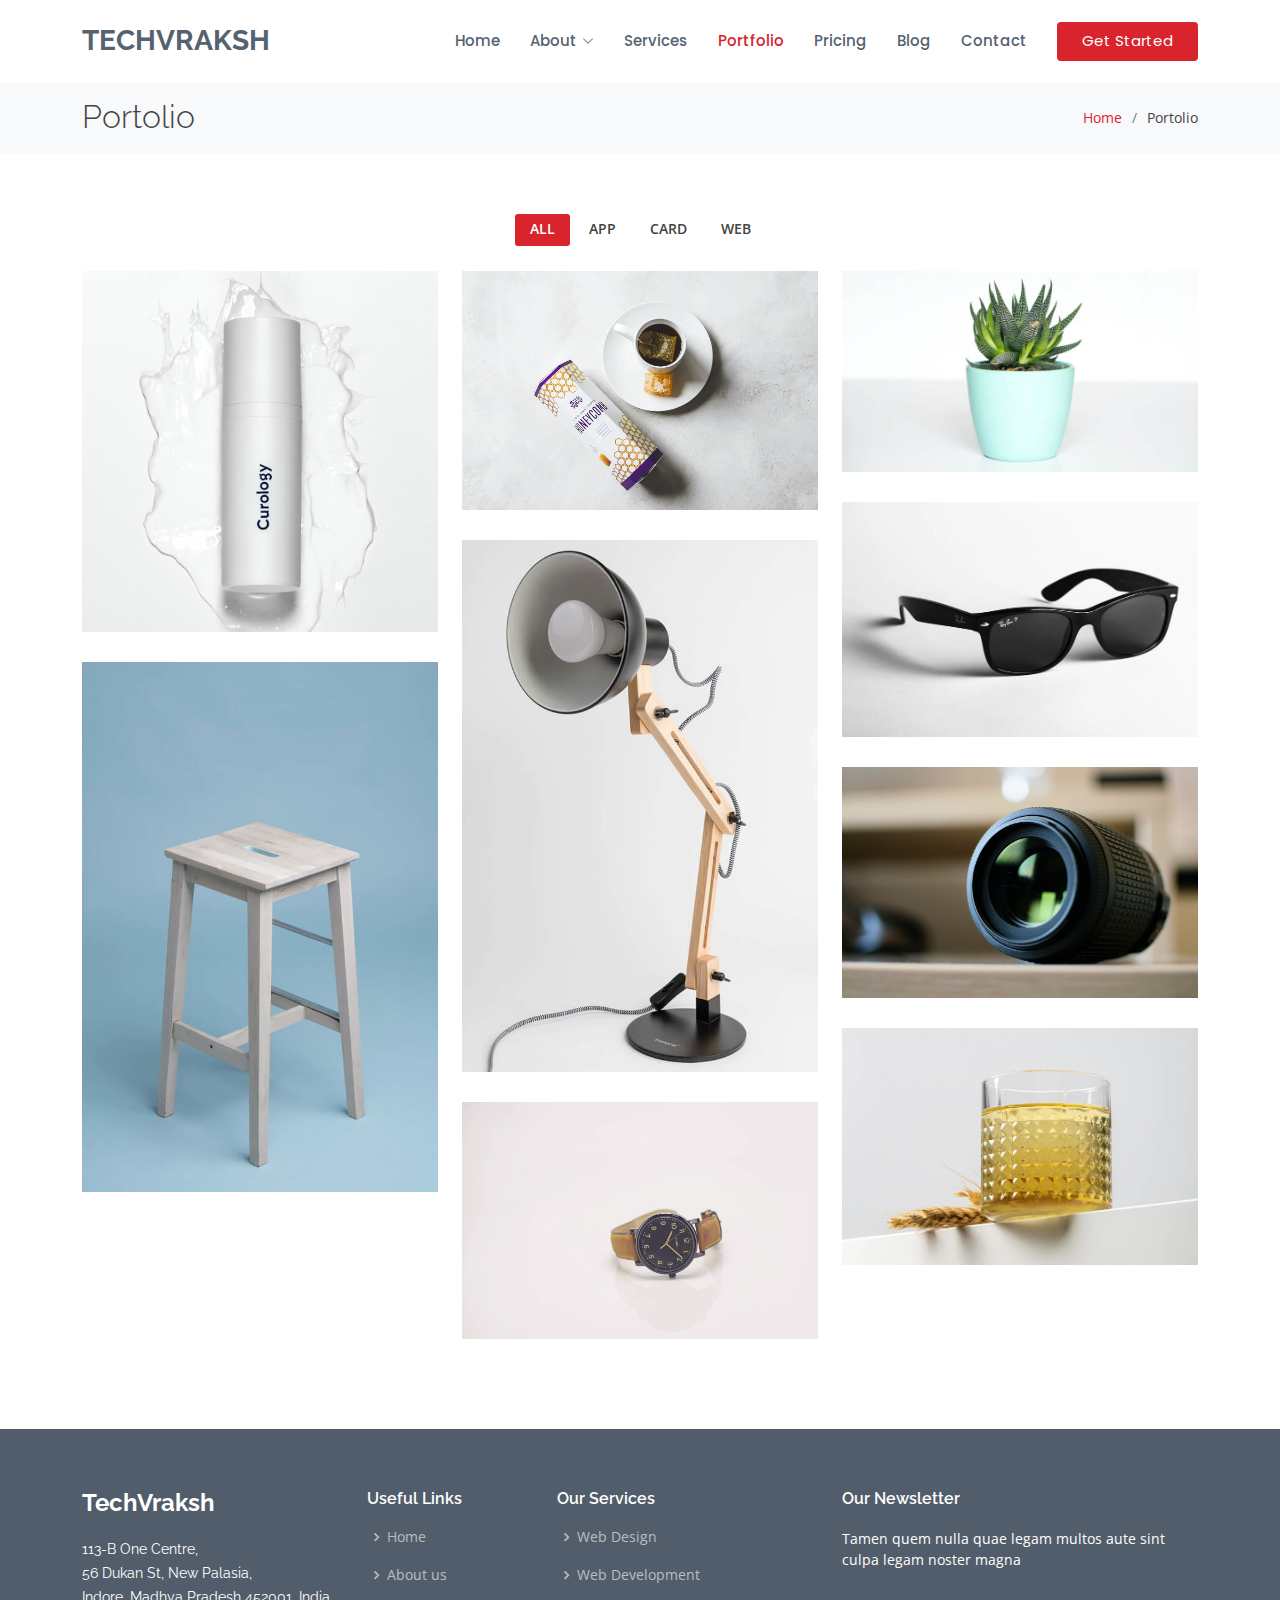
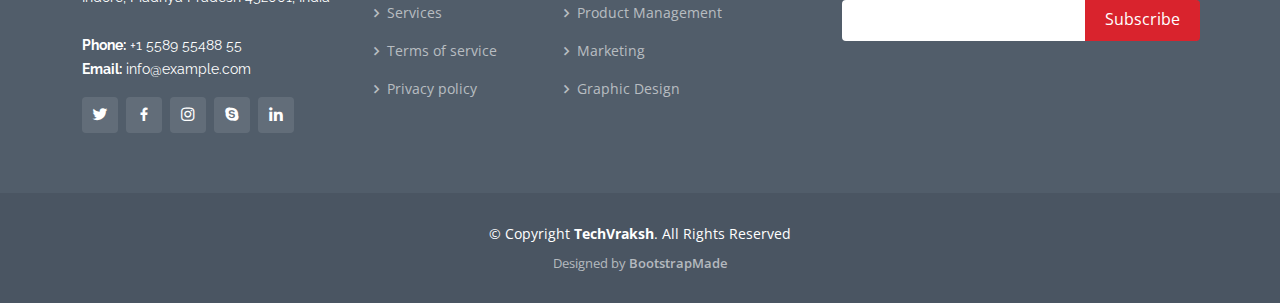
<file: portfolio.html>
<!DOCTYPE html>
<html lang="en">

<head>
  <meta charset="utf-8">
  <meta content="width=device-width, initial-scale=1.0" name="viewport">

  <title>Portfolio - TechVraksh Bootstrap Template</title>
  <meta content="" name="description">
  <meta content="" name="keywords">

  <!-- Favicons -->
  <link href="assets/img/favicon.png" rel="icon">
  <link href="assets/img/apple-touch-icon.png" rel="apple-touch-icon">

  <!-- Google Fonts -->
  <link href="https://fonts.googleapis.com/css?family=Open+Sans:300,300i,400,400i,600,600i,700,700i|Raleway:300,300i,400,400i,500,500i,600,600i,700,700i|Poppins:300,300i,400,400i,500,500i,600,600i,700,700i" rel="stylesheet">

  <!-- Vendor CSS Files -->
  <link href="assets/vendor/animate.css/animate.min.css" rel="stylesheet">
  <link href="assets/vendor/bootstrap/css/bootstrap.min.css" rel="stylesheet">
  <link href="assets/vendor/bootstrap-icons/bootstrap-icons.css" rel="stylesheet">
  <link href="assets/vendor/boxicons/css/boxicons.min.css" rel="stylesheet">
  <link href="assets/vendor/glightbox/css/glightbox.min.css" rel="stylesheet">
  <link href="assets/vendor/remixicon/remixicon.css" rel="stylesheet">
  <link href="assets/vendor/swiper/swiper-bundle.min.css" rel="stylesheet">

  <!-- Template Main CSS File -->
  <link href="assets/css/style.css" rel="stylesheet">

  <!-- =======================================================
  * Template Name: TechVraksh - v4.10.0
  * Template URL: https://bootstrapmade.com/TechVraksh-free-bootstrap-theme/
  * Author: BootstrapMade.com
  * License: https://bootstrapmade.com/license/
  ======================================================== -->
</head>

<body>

  <!-- ======= Header ======= -->
  <header id="header" class="fixed-top d-flex align-items-center">
    <div class="container d-flex align-items-center">

      <h1 class="logo me-auto"><a href="index.html">TechVraksh</a></h1>
      <!-- Uncomment below if you prefer to use an image logo -->
      <!-- <a href="index.html" class="logo me-auto"><img src="assets/img/logo.png" alt="" class="img-fluid"></a>-->

      <nav id="navbar" class="navbar">
        <ul>
          <li><a href="index.html">Home</a></li>

          <li class="dropdown"><a href="#"><span>About</span> <i class="bi bi-chevron-down"></i></a>
            <ul>
              <li><a href="about.html">About</a></li>
              <li><a href="team.html">Team</a></li>
              <li><a href="testimonials.html">Testimonials</a></li>

              <li class="dropdown"><a href="#"><span>Deep Drop Down</span> <i class="bi bi-chevron-right"></i></a>
                <ul>
                  <li><a href="#">Deep Drop Down 1</a></li>
                  <li><a href="#">Deep Drop Down 2</a></li>
                  <li><a href="#">Deep Drop Down 3</a></li>
                  <li><a href="#">Deep Drop Down 4</a></li>
                  <li><a href="#">Deep Drop Down 5</a></li>
                </ul>
              </li>
            </ul>
          </li>
          <li><a href="services.html">Services</a></li>
          <li><a href="portfolio.html" class="active">Portfolio</a></li>
          <li><a href="pricing.html">Pricing</a></li>
          <li><a href="blog.html">Blog</a></li>

          <li><a href="contact.html">Contact</a></li>
          <li><a href="index.html" class="getstarted">Get Started</a></li>
        </ul>
        <i class="bi bi-list mobile-nav-toggle"></i>
      </nav><!-- .navbar -->

    </div>
  </header><!-- End Header -->

  <main id="main">

    <!-- ======= Breadcrumbs ======= -->
    <section id="breadcrumbs" class="breadcrumbs">
      <div class="container">

        <div class="d-flex justify-content-between align-items-center">
          <h2>Portolio</h2>
          <ol>
            <li><a href="index.html">Home</a></li>
            <li>Portolio</li>
          </ol>
        </div>

      </div>
    </section><!-- End Breadcrumbs -->

    <!-- ======= Portfolio Section ======= -->
    <section id="portfolio" class="portfolio">
      <div class="container">

        <div class="row">
          <div class="col-lg-12 d-flex justify-content-center">
            <ul id="portfolio-flters">
              <li data-filter="*" class="filter-active">All</li>
              <li data-filter=".filter-app">App</li>
              <li data-filter=".filter-card">Card</li>
              <li data-filter=".filter-web">Web</li>
            </ul>
          </div>
        </div>

        <div class="row portfolio-container">

          <div class="col-lg-4 col-md-6 portfolio-item filter-app">
            <div class="portfolio-wrap">
              <img src="assets/img/portfolio/portfolio-1.jpg" class="img-fluid" alt="">
              <div class="portfolio-info">
                <h4>App 1</h4>
                <p>App</p>
                <div class="portfolio-links">
                  <a href="assets/img/portfolio/portfolio-1.jpg" data-gallery="portfolioGallery" class="portfolio-lightbox" title="App 1"><i class="bx bx-plus"></i></a>
                  <a href="portfolio-details.html" class="portfolio-details-lightbox" data-glightbox="type: external" title="Portfolio Details"><i class="bx bx-link"></i></a>
                </div>
              </div>
            </div>
          </div>

          <div class="col-lg-4 col-md-6 portfolio-item filter-web">
            <div class="portfolio-wrap">
              <img src="assets/img/portfolio/portfolio-2.jpg" class="img-fluid" alt="">
              <div class="portfolio-info">
                <h4>Web 3</h4>
                <p>Web</p>
                <div class="portfolio-links">
                  <a href="assets/img/portfolio/portfolio-2.jpg" data-gallery="portfolioGallery" class="portfolio-lightbox" title="Web 3"><i class="bx bx-plus"></i></a>
                  <a href="portfolio-details.html" class="portfolio-details-lightbox" data-glightbox="type: external" title="Portfolio Details"><i class="bx bx-link"></i></a>
                </div>
              </div>
            </div>
          </div>

          <div class="col-lg-4 col-md-6 portfolio-item filter-app">
            <div class="portfolio-wrap">
              <img src="assets/img/portfolio/portfolio-3.jpg" class="img-fluid" alt="">
              <div class="portfolio-info">
                <h4>App 2</h4>
                <p>App</p>
                <div class="portfolio-links">
                  <a href="assets/img/portfolio/portfolio-3.jpg" data-gallery="portfolioGallery" class="portfolio-lightbox" title="App 2"><i class="bx bx-plus"></i></a>
                  <a href="portfolio-details.html" class="portfolio-details-lightbox" data-glightbox="type: external" title="Portfolio Details"><i class="bx bx-link"></i></a>
                </div>
              </div>
            </div>
          </div>

          <div class="col-lg-4 col-md-6 portfolio-item filter-card">
            <div class="portfolio-wrap">
              <img src="assets/img/portfolio/portfolio-4.jpg" class="img-fluid" alt="">
              <div class="portfolio-info">
                <h4>Card 2</h4>
                <p>Card</p>
                <div class="portfolio-links">
                  <a href="assets/img/portfolio/portfolio-4.jpg" data-gallery="portfolioGallery" class="portfolio-lightbox" title="Card 2"><i class="bx bx-plus"></i></a>
                  <a href="portfolio-details.html" class="portfolio-details-lightbox" data-glightbox="type: external" title="Portfolio Details"><i class="bx bx-link"></i></a>
                </div>
              </div>
            </div>
          </div>

          <div class="col-lg-4 col-md-6 portfolio-item filter-web">
            <div class="portfolio-wrap">
              <img src="assets/img/portfolio/portfolio-5.jpg" class="img-fluid" alt="">
              <div class="portfolio-info">
                <h4>Web 2</h4>
                <p>Web</p>
                <div class="portfolio-links">
                  <a href="assets/img/portfolio/portfolio-5.jpg" data-gallery="portfolioGallery" class="portfolio-lightbox" title="Web 2"><i class="bx bx-plus"></i></a>
                  <a href="portfolio-details.html" class="portfolio-details-lightbox" data-glightbox="type: external" title="Portfolio Details"><i class="bx bx-link"></i></a>
                </div>
              </div>
            </div>
          </div>

          <div class="col-lg-4 col-md-6 portfolio-item filter-app">
            <div class="portfolio-wrap">
              <img src="assets/img/portfolio/portfolio-6.jpg" class="img-fluid" alt="">
              <div class="portfolio-info">
                <h4>App 3</h4>
                <p>App</p>
                <div class="portfolio-links">
                  <a href="assets/img/portfolio/portfolio-6.jpg" data-gallery="portfolioGallery" class="portfolio-lightbox" title="App 3"><i class="bx bx-plus"></i></a>
                  <a href="portfolio-details.html" class="portfolio-details-lightbox" data-glightbox="type: external" title="Portfolio Details"><i class="bx bx-link"></i></a>
                </div>
              </div>
            </div>
          </div>

          <div class="col-lg-4 col-md-6 portfolio-item filter-card">
            <div class="portfolio-wrap">
              <img src="assets/img/portfolio/portfolio-7.jpg" class="img-fluid" alt="">
              <div class="portfolio-info">
                <h4>Card 1</h4>
                <p>Card</p>
                <div class="portfolio-links">
                  <a href="assets/img/portfolio/portfolio-7.jpg" data-gallery="portfolioGallery" class="portfolio-lightbox" title="Card 1"><i class="bx bx-plus"></i></a>
                  <a href="portfolio-details.html" class="portfolio-details-lightbox" data-glightbox="type: external" title="Portfolio Details"><i class="bx bx-link"></i></a>
                </div>
              </div>
            </div>
          </div>

          <div class="col-lg-4 col-md-6 portfolio-item filter-card">
            <div class="portfolio-wrap">
              <img src="assets/img/portfolio/portfolio-8.jpg" class="img-fluid" alt="">
              <div class="portfolio-info">
                <h4>Card 3</h4>
                <p>Card</p>
                <div class="portfolio-links">
                  <a href="assets/img/portfolio/portfolio-8.jpg" data-gallery="portfolioGallery" class="portfolio-lightbox" title="Card 3"><i class="bx bx-plus"></i></a>
                  <a href="portfolio-details.html" class="portfolio-details-lightbox" data-glightbox="type: external" title="Portfolio Details"><i class="bx bx-link"></i></a>
                </div>
              </div>
            </div>
          </div>

          <div class="col-lg-4 col-md-6 portfolio-item filter-web">
            <div class="portfolio-wrap">
              <img src="assets/img/portfolio/portfolio-9.jpg" class="img-fluid" alt="">
              <div class="portfolio-info">
                <h4>Web 3</h4>
                <p>Web</p>
                <div class="portfolio-links">
                  <a href="assets/img/portfolio/portfolio-9.jpg" data-gallery="portfolioGallery" class="portfolio-lightbox" title="Web 3"><i class="bx bx-plus"></i></a>
                  <a href="portfolio-details.html" class="portfolio-details-lightbox" data-glightbox="type: external" title="Portfolio Details"><i class="bx bx-link"></i></a>
                </div>
              </div>
            </div>
          </div>

        </div>

      </div>
    </section><!-- End Portfolio Section -->

  </main><!-- End #main -->

  <!-- ======= Footer ======= -->
  <footer id="footer">
    <div class="footer-top">
      <div class="container">
        <div class="row">

          <div class="col-lg-3 col-md-6">
            <div class="footer-info">
              <h3>TechVraksh</h3>
              <p>
                113-B One Centre,<br>
                56 Dukan St, New Palasia,<br>
                Indore, Madhya Pradesh 452001, India<br> <br>
                <strong>Phone:</strong> +1 5589 55488 55<br>
                <strong>Email:</strong> info@example.com<br>
              </p>
              <div class="social-links mt-3">
                <a href="#" class="twitter"><i class="bx bxl-twitter"></i></a>
                <a href="#" class="facebook"><i class="bx bxl-facebook"></i></a>
                <a href="#" class="instagram"><i class="bx bxl-instagram"></i></a>
                <a href="#" class="google-plus"><i class="bx bxl-skype"></i></a>
                <a href="#" class="linkedin"><i class="bx bxl-linkedin"></i></a>
              </div>
            </div>
          </div>

          <div class="col-lg-2 col-md-6 footer-links">
            <h4>Useful Links</h4>
            <ul>
              <li><i class="bx bx-chevron-right"></i> <a href="#">Home</a></li>
              <li><i class="bx bx-chevron-right"></i> <a href="#">About us</a></li>
              <li><i class="bx bx-chevron-right"></i> <a href="#">Services</a></li>
              <li><i class="bx bx-chevron-right"></i> <a href="#">Terms of service</a></li>
              <li><i class="bx bx-chevron-right"></i> <a href="#">Privacy policy</a></li>
            </ul>
          </div>

          <div class="col-lg-3 col-md-6 footer-links">
            <h4>Our Services</h4>
            <ul>
              <li><i class="bx bx-chevron-right"></i> <a href="#">Web Design</a></li>
              <li><i class="bx bx-chevron-right"></i> <a href="#">Web Development</a></li>
              <li><i class="bx bx-chevron-right"></i> <a href="#">Product Management</a></li>
              <li><i class="bx bx-chevron-right"></i> <a href="#">Marketing</a></li>
              <li><i class="bx bx-chevron-right"></i> <a href="#">Graphic Design</a></li>
            </ul>
          </div>

          <div class="col-lg-4 col-md-6 footer-newsletter">
            <h4>Our Newsletter</h4>
            <p>Tamen quem nulla quae legam multos aute sint culpa legam noster magna</p>
            <form action="" method="post">
              <input type="email" name="email"><input type="submit" value="Subscribe">
            </form>

          </div>

        </div>
      </div>
    </div>

    <div class="container">
      <div class="copyright">
        &copy; Copyright <strong><span>TechVraksh</span></strong>. All Rights Reserved
      </div>
      <div class="credits">
        <!-- All the links in the footer should remain intact. -->
        <!-- You can delete the links only if you purchased the pro version. -->
        <!-- Licensing information: https://bootstrapmade.com/license/ -->
        <!-- Purchase the pro version with working PHP/AJAX contact form: https://bootstrapmade.com/TechVraksh-free-bootstrap-theme/ -->
        Designed by <a href="https://bootstrapmade.com/">BootstrapMade</a>
      </div>
    </div>
  </footer><!-- End Footer -->

  <a href="#" class="back-to-top d-flex align-items-center justify-content-center"><i class="bi bi-arrow-up-short"></i></a>

  <!-- Vendor JS Files -->
  <script src="assets/vendor/bootstrap/js/bootstrap.bundle.min.js"></script>
  <script src="assets/vendor/glightbox/js/glightbox.min.js"></script>
  <script src="assets/vendor/isotope-layout/isotope.pkgd.min.js"></script>
  <script src="assets/vendor/swiper/swiper-bundle.min.js"></script>
  <script src="assets/vendor/waypoints/noframework.waypoints.js"></script>
  <script src="assets/vendor/php-email-form/validate.js"></script>

  <!-- Template Main JS File -->
  <script src="assets/js/main.js"></script>

</body>

</html>
</file>
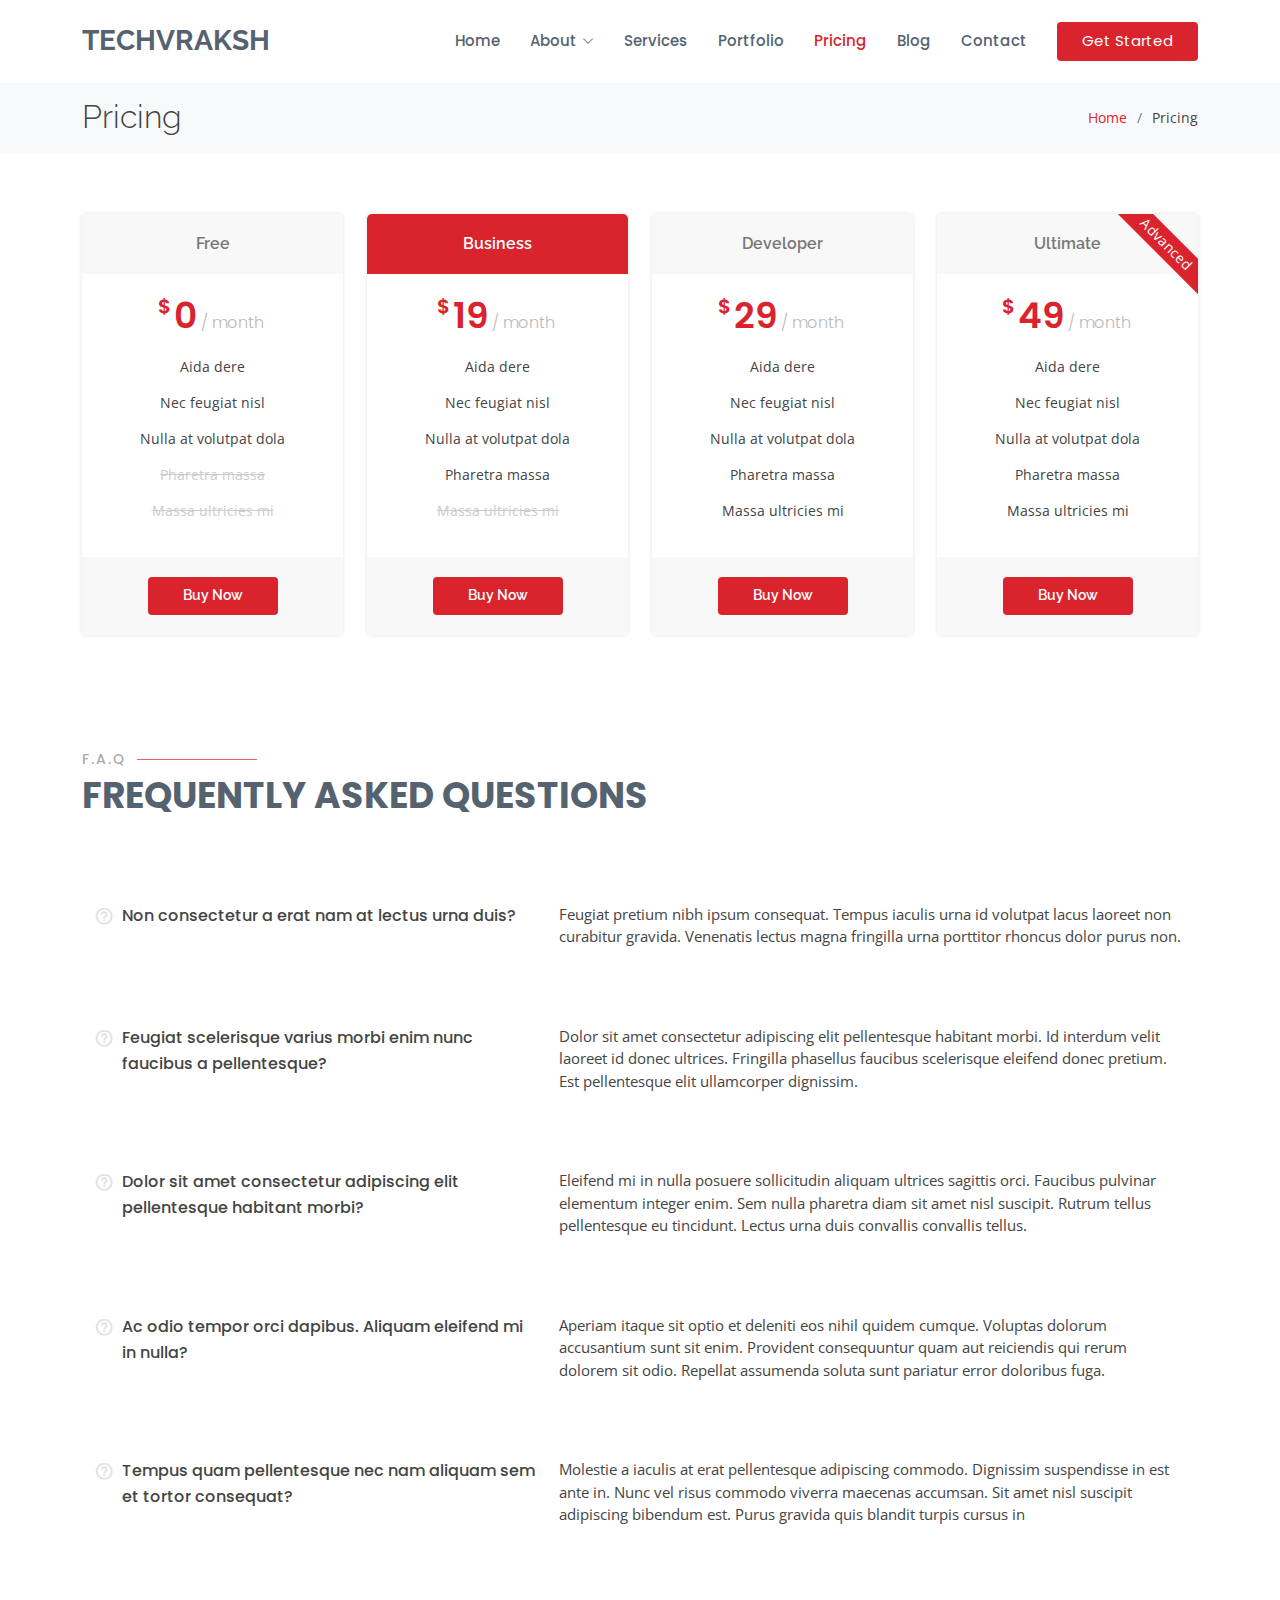
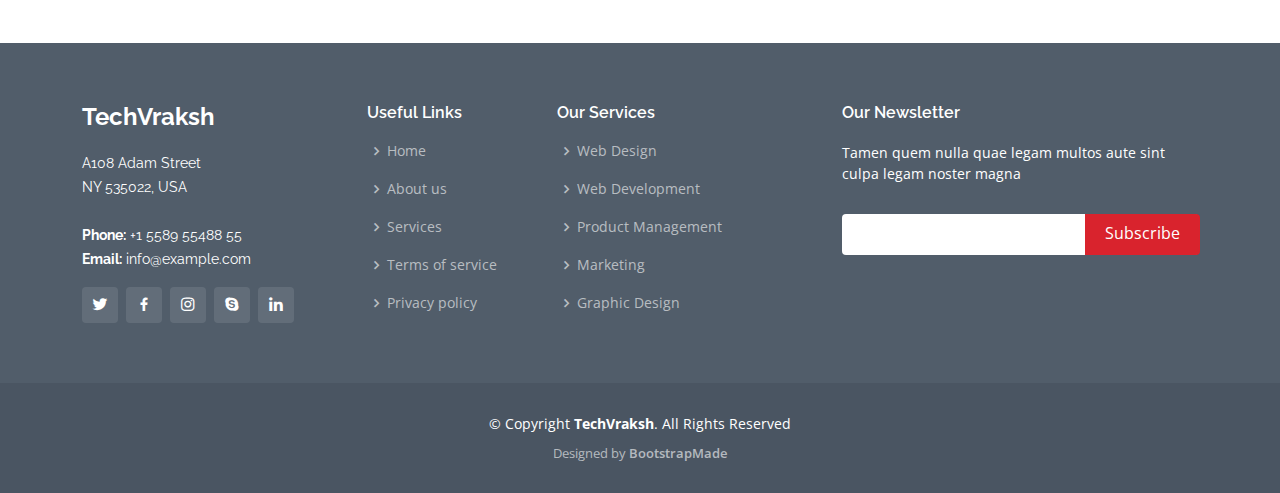
<file: pricing.html>
<!DOCTYPE html>
<html lang="en">

<head>
  <meta charset="utf-8">
  <meta content="width=device-width, initial-scale=1.0" name="viewport">

  <title>Pricing - TechVraksh Bootstrap Template</title>
  <meta content="" name="description">
  <meta content="" name="keywords">

  <!-- Favicons -->
  <link href="assets/img/favicon.png" rel="icon">
  <link href="assets/img/apple-touch-icon.png" rel="apple-touch-icon">

  <!-- Google Fonts -->
  <link href="https://fonts.googleapis.com/css?family=Open+Sans:300,300i,400,400i,600,600i,700,700i|Raleway:300,300i,400,400i,500,500i,600,600i,700,700i|Poppins:300,300i,400,400i,500,500i,600,600i,700,700i" rel="stylesheet">

  <!-- Vendor CSS Files -->
  <link href="assets/vendor/animate.css/animate.min.css" rel="stylesheet">
  <link href="assets/vendor/bootstrap/css/bootstrap.min.css" rel="stylesheet">
  <link href="assets/vendor/bootstrap-icons/bootstrap-icons.css" rel="stylesheet">
  <link href="assets/vendor/boxicons/css/boxicons.min.css" rel="stylesheet">
  <link href="assets/vendor/glightbox/css/glightbox.min.css" rel="stylesheet">
  <link href="assets/vendor/remixicon/remixicon.css" rel="stylesheet">
  <link href="assets/vendor/swiper/swiper-bundle.min.css" rel="stylesheet">

  <!-- Template Main CSS File -->
  <link href="assets/css/style.css" rel="stylesheet">

  <!-- =======================================================
  * Template Name: TechVraksh - v4.10.0
  * Template URL: https://bootstrapmade.com/TechVraksh-free-bootstrap-theme/
  * Author: BootstrapMade.com
  * License: https://bootstrapmade.com/license/
  ======================================================== -->
</head>

<body>

  <!-- ======= Header ======= -->
  <header id="header" class="fixed-top d-flex align-items-center">
    <div class="container d-flex align-items-center">

      <h1 class="logo me-auto"><a href="index.html">TechVraksh</a></h1>
      <!-- Uncomment below if you prefer to use an image logo -->
      <!-- <a href="index.html" class="logo me-auto"><img src="assets/img/logo.png" alt="" class="img-fluid"></a>-->

      <nav id="navbar" class="navbar">
        <ul>
          <li><a href="index.html">Home</a></li>

          <li class="dropdown"><a href="#"><span>About</span> <i class="bi bi-chevron-down"></i></a>
            <ul>
              <li><a href="about.html">About</a></li>
              <li><a href="team.html">Team</a></li>
              <li><a href="testimonials.html">Testimonials</a></li>

              <li class="dropdown"><a href="#"><span>Deep Drop Down</span> <i class="bi bi-chevron-right"></i></a>
                <ul>
                  <li><a href="#">Deep Drop Down 1</a></li>
                  <li><a href="#">Deep Drop Down 2</a></li>
                  <li><a href="#">Deep Drop Down 3</a></li>
                  <li><a href="#">Deep Drop Down 4</a></li>
                  <li><a href="#">Deep Drop Down 5</a></li>
                </ul>
              </li>
            </ul>
          </li>
          <li><a href="services.html">Services</a></li>
          <li><a href="portfolio.html">Portfolio</a></li>
          <li><a href="pricing.html" class="active">Pricing</a></li>
          <li><a href="blog.html">Blog</a></li>

          <li><a href="contact.html">Contact</a></li>
          <li><a href="index.html" class="getstarted">Get Started</a></li>
        </ul>
        <i class="bi bi-list mobile-nav-toggle"></i>
      </nav><!-- .navbar -->

    </div>
  </header><!-- End Header -->

  <main id="main">

    <!-- ======= Breadcrumbs ======= -->
    <section id="breadcrumbs" class="breadcrumbs">
      <div class="container">

        <div class="d-flex justify-content-between align-items-center">
          <h2>Pricing</h2>
          <ol>
            <li><a href="index.html">Home</a></li>
            <li>Pricing</li>
          </ol>
        </div>

      </div>
    </section><!-- End Breadcrumbs -->

    <!-- ======= Pricing Section ======= -->
    <section id="pricing" class="pricing">
      <div class="container">

        <div class="row">

          <div class="col-lg-3 col-md-6">
            <div class="box">
              <h3>Free</h3>
              <h4><sup>$</sup>0<span> / month</span></h4>
              <ul>
                <li>Aida dere</li>
                <li>Nec feugiat nisl</li>
                <li>Nulla at volutpat dola</li>
                <li class="na">Pharetra massa</li>
                <li class="na">Massa ultricies mi</li>
              </ul>
              <div class="btn-wrap">
                <a href="#" class="btn-buy">Buy Now</a>
              </div>
            </div>
          </div>

          <div class="col-lg-3 col-md-6 mt-4 mt-md-0">
            <div class="box featured">
              <h3>Business</h3>
              <h4><sup>$</sup>19<span> / month</span></h4>
              <ul>
                <li>Aida dere</li>
                <li>Nec feugiat nisl</li>
                <li>Nulla at volutpat dola</li>
                <li>Pharetra massa</li>
                <li class="na">Massa ultricies mi</li>
              </ul>
              <div class="btn-wrap">
                <a href="#" class="btn-buy">Buy Now</a>
              </div>
            </div>
          </div>

          <div class="col-lg-3 col-md-6 mt-4 mt-lg-0">
            <div class="box">
              <h3>Developer</h3>
              <h4><sup>$</sup>29<span> / month</span></h4>
              <ul>
                <li>Aida dere</li>
                <li>Nec feugiat nisl</li>
                <li>Nulla at volutpat dola</li>
                <li>Pharetra massa</li>
                <li>Massa ultricies mi</li>
              </ul>
              <div class="btn-wrap">
                <a href="#" class="btn-buy">Buy Now</a>
              </div>
            </div>
          </div>

          <div class="col-lg-3 col-md-6 mt-4 mt-lg-0">
            <div class="box">
              <span class="advanced">Advanced</span>
              <h3>Ultimate</h3>
              <h4><sup>$</sup>49<span> / month</span></h4>
              <ul>
                <li>Aida dere</li>
                <li>Nec feugiat nisl</li>
                <li>Nulla at volutpat dola</li>
                <li>Pharetra massa</li>
                <li>Massa ultricies mi</li>
              </ul>
              <div class="btn-wrap">
                <a href="#" class="btn-buy">Buy Now</a>
              </div>
            </div>
          </div>

        </div>

      </div>
    </section><!-- End Pricing Section -->

    <!-- ======= Frequently Asked Questions Section ======= -->
    <section id="faq" class="faq">
      <div class="container">

        <div class="section-title">
          <h2>F.A.Q</h2>
          <p>Frequently Asked Questions</p>
        </div>

        <div class="row faq-item d-flex align-items-stretch">
          <div class="col-lg-5">
            <i class="bx bx-help-circle"></i>
            <h4>Non consectetur a erat nam at lectus urna duis?</h4>
          </div>
          <div class="col-lg-7">
            <p>
              Feugiat pretium nibh ipsum consequat. Tempus iaculis urna id volutpat lacus laoreet non curabitur gravida. Venenatis lectus magna fringilla urna porttitor rhoncus dolor purus non.
            </p>
          </div>
        </div><!-- End F.A.Q Item-->

        <div class="row faq-item d-flex align-items-stretch">
          <div class="col-lg-5">
            <i class="bx bx-help-circle"></i>
            <h4>Feugiat scelerisque varius morbi enim nunc faucibus a pellentesque?</h4>
          </div>
          <div class="col-lg-7">
            <p>
              Dolor sit amet consectetur adipiscing elit pellentesque habitant morbi. Id interdum velit laoreet id donec ultrices. Fringilla phasellus faucibus scelerisque eleifend donec pretium. Est pellentesque elit ullamcorper dignissim.
            </p>
          </div>
        </div><!-- End F.A.Q Item-->

        <div class="row faq-item d-flex align-items-stretch">
          <div class="col-lg-5">
            <i class="bx bx-help-circle"></i>
            <h4>Dolor sit amet consectetur adipiscing elit pellentesque habitant morbi?</h4>
          </div>
          <div class="col-lg-7">
            <p>
              Eleifend mi in nulla posuere sollicitudin aliquam ultrices sagittis orci. Faucibus pulvinar elementum integer enim. Sem nulla pharetra diam sit amet nisl suscipit. Rutrum tellus pellentesque eu tincidunt. Lectus urna duis convallis convallis tellus.
            </p>
          </div>
        </div><!-- End F.A.Q Item-->

        <div class="row faq-item d-flex align-items-stretch">
          <div class="col-lg-5">
            <i class="bx bx-help-circle"></i>
            <h4>Ac odio tempor orci dapibus. Aliquam eleifend mi in nulla?</h4>
          </div>
          <div class="col-lg-7">
            <p>
              Aperiam itaque sit optio et deleniti eos nihil quidem cumque. Voluptas dolorum accusantium sunt sit enim. Provident consequuntur quam aut reiciendis qui rerum dolorem sit odio. Repellat assumenda soluta sunt pariatur error doloribus fuga.
            </p>
          </div>
        </div><!-- End F.A.Q Item-->

        <div class="row faq-item d-flex align-items-stretch">
          <div class="col-lg-5">
            <i class="bx bx-help-circle"></i>
            <h4>Tempus quam pellentesque nec nam aliquam sem et tortor consequat?</h4>
          </div>
          <div class="col-lg-7">
            <p>
              Molestie a iaculis at erat pellentesque adipiscing commodo. Dignissim suspendisse in est ante in. Nunc vel risus commodo viverra maecenas accumsan. Sit amet nisl suscipit adipiscing bibendum est. Purus gravida quis blandit turpis cursus in
            </p>
          </div>
        </div><!-- End F.A.Q Item-->

      </div>
    </section><!-- End Frequently Asked Questions Section -->

  </main><!-- End #main -->

  <!-- ======= Footer ======= -->
  <footer id="footer">
    <div class="footer-top">
      <div class="container">
        <div class="row">

          <div class="col-lg-3 col-md-6">
            <div class="footer-info">
              <h3>TechVraksh</h3>
              <p>
                A108 Adam Street <br>
                NY 535022, USA<br><br>
                <strong>Phone:</strong> +1 5589 55488 55<br>
                <strong>Email:</strong> info@example.com<br>
              </p>
              <div class="social-links mt-3">
                <a href="#" class="twitter"><i class="bx bxl-twitter"></i></a>
                <a href="#" class="facebook"><i class="bx bxl-facebook"></i></a>
                <a href="#" class="instagram"><i class="bx bxl-instagram"></i></a>
                <a href="#" class="google-plus"><i class="bx bxl-skype"></i></a>
                <a href="#" class="linkedin"><i class="bx bxl-linkedin"></i></a>
              </div>
            </div>
          </div>

          <div class="col-lg-2 col-md-6 footer-links">
            <h4>Useful Links</h4>
            <ul>
              <li><i class="bx bx-chevron-right"></i> <a href="#">Home</a></li>
              <li><i class="bx bx-chevron-right"></i> <a href="#">About us</a></li>
              <li><i class="bx bx-chevron-right"></i> <a href="#">Services</a></li>
              <li><i class="bx bx-chevron-right"></i> <a href="#">Terms of service</a></li>
              <li><i class="bx bx-chevron-right"></i> <a href="#">Privacy policy</a></li>
            </ul>
          </div>

          <div class="col-lg-3 col-md-6 footer-links">
            <h4>Our Services</h4>
            <ul>
              <li><i class="bx bx-chevron-right"></i> <a href="#">Web Design</a></li>
              <li><i class="bx bx-chevron-right"></i> <a href="#">Web Development</a></li>
              <li><i class="bx bx-chevron-right"></i> <a href="#">Product Management</a></li>
              <li><i class="bx bx-chevron-right"></i> <a href="#">Marketing</a></li>
              <li><i class="bx bx-chevron-right"></i> <a href="#">Graphic Design</a></li>
            </ul>
          </div>

          <div class="col-lg-4 col-md-6 footer-newsletter">
            <h4>Our Newsletter</h4>
            <p>Tamen quem nulla quae legam multos aute sint culpa legam noster magna</p>
            <form action="" method="post">
              <input type="email" name="email"><input type="submit" value="Subscribe">
            </form>

          </div>

        </div>
      </div>
    </div>

    <div class="container">
      <div class="copyright">
        &copy; Copyright <strong><span>TechVraksh</span></strong>. All Rights Reserved
      </div>
      <div class="credits">
        <!-- All the links in the footer should remain intact. -->
        <!-- You can delete the links only if you purchased the pro version. -->
        <!-- Licensing information: https://bootstrapmade.com/license/ -->
        <!-- Purchase the pro version with working PHP/AJAX contact form: https://bootstrapmade.com/TechVraksh-free-bootstrap-theme/ -->
        Designed by <a href="https://bootstrapmade.com/">BootstrapMade</a>
      </div>
    </div>
  </footer><!-- End Footer -->

  <a href="#" class="back-to-top d-flex align-items-center justify-content-center"><i class="bi bi-arrow-up-short"></i></a>

  <!-- Vendor JS Files -->
  <script src="assets/vendor/bootstrap/js/bootstrap.bundle.min.js"></script>
  <script src="assets/vendor/glightbox/js/glightbox.min.js"></script>
  <script src="assets/vendor/isotope-layout/isotope.pkgd.min.js"></script>
  <script src="assets/vendor/swiper/swiper-bundle.min.js"></script>
  <script src="assets/vendor/waypoints/noframework.waypoints.js"></script>
  <script src="assets/vendor/php-email-form/validate.js"></script>

  <!-- Template Main JS File -->
  <script src="assets/js/main.js"></script>

</body>

</html>
</file>
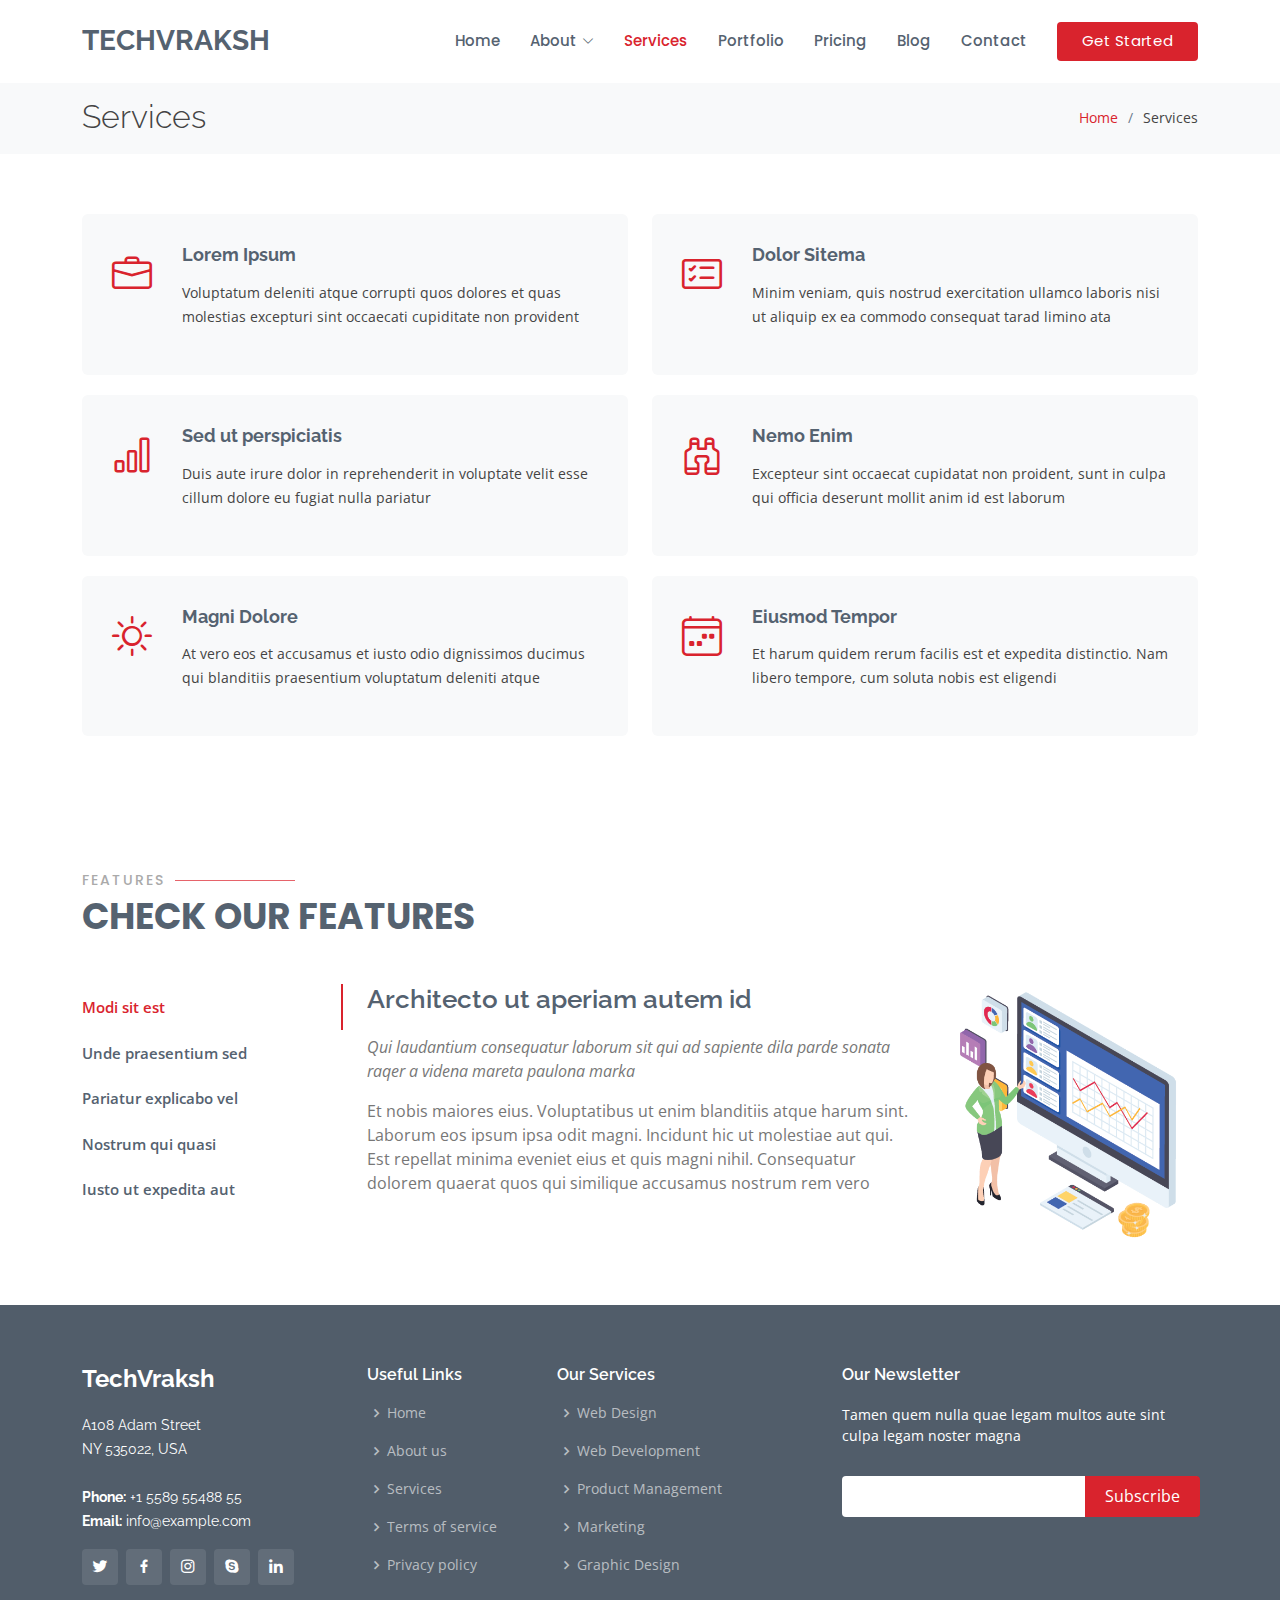
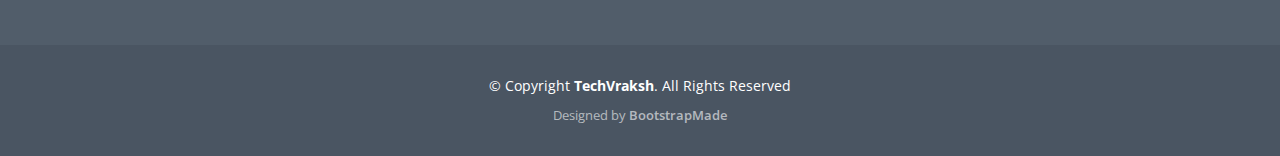
<file: services.html>
<!DOCTYPE html>
<html lang="en">

<head>
  <meta charset="utf-8">
  <meta content="width=device-width, initial-scale=1.0" name="viewport">

  <title>Services - TechVraksh Bootstrap Template</title>
  <meta content="" name="description">
  <meta content="" name="keywords">

  <!-- Favicons -->
  <link href="assets/img/favicon.png" rel="icon">
  <link href="assets/img/apple-touch-icon.png" rel="apple-touch-icon">

  <!-- Google Fonts -->
  <link href="https://fonts.googleapis.com/css?family=Open+Sans:300,300i,400,400i,600,600i,700,700i|Raleway:300,300i,400,400i,500,500i,600,600i,700,700i|Poppins:300,300i,400,400i,500,500i,600,600i,700,700i" rel="stylesheet">

  <!-- Vendor CSS Files -->
  <link href="assets/vendor/animate.css/animate.min.css" rel="stylesheet">
  <link href="assets/vendor/bootstrap/css/bootstrap.min.css" rel="stylesheet">
  <link href="assets/vendor/bootstrap-icons/bootstrap-icons.css" rel="stylesheet">
  <link href="assets/vendor/boxicons/css/boxicons.min.css" rel="stylesheet">
  <link href="assets/vendor/glightbox/css/glightbox.min.css" rel="stylesheet">
  <link href="assets/vendor/remixicon/remixicon.css" rel="stylesheet">
  <link href="assets/vendor/swiper/swiper-bundle.min.css" rel="stylesheet">

  <!-- Template Main CSS File -->
  <link href="assets/css/style.css" rel="stylesheet">

  <!-- =======================================================
  * Template Name: TechVraksh - v4.10.0
  * Template URL: https://bootstrapmade.com/TechVraksh-free-bootstrap-theme/
  * Author: BootstrapMade.com
  * License: https://bootstrapmade.com/license/
  ======================================================== -->
</head>

<body>

  <!-- ======= Header ======= -->
  <header id="header" class="fixed-top d-flex align-items-center">
    <div class="container d-flex align-items-center">

      <h1 class="logo me-auto"><a href="index.html">TechVraksh</a></h1>
      <!-- Uncomment below if you prefer to use an image logo -->
      <!-- <a href="index.html" class="logo me-auto"><img src="assets/img/logo.png" alt="" class="img-fluid"></a>-->

      <nav id="navbar" class="navbar">
        <ul>
          <li><a href="index.html">Home</a></li>

          <li class="dropdown"><a href="#"><span>About</span> <i class="bi bi-chevron-down"></i></a>
            <ul>
              <li><a href="about.html">About</a></li>
              <li><a href="team.html">Team</a></li>
              <li><a href="testimonials.html">Testimonials</a></li>

              <li class="dropdown"><a href="#"><span>Deep Drop Down</span> <i class="bi bi-chevron-right"></i></a>
                <ul>
                  <li><a href="#">Deep Drop Down 1</a></li>
                  <li><a href="#">Deep Drop Down 2</a></li>
                  <li><a href="#">Deep Drop Down 3</a></li>
                  <li><a href="#">Deep Drop Down 4</a></li>
                  <li><a href="#">Deep Drop Down 5</a></li>
                </ul>
              </li>
            </ul>
          </li>
          <li><a href="services.html" class="active">Services</a></li>
          <li><a href="portfolio.html">Portfolio</a></li>
          <li><a href="pricing.html">Pricing</a></li>
          <li><a href="blog.html">Blog</a></li>

          <li><a href="contact.html">Contact</a></li>
          <li><a href="index.html" class="getstarted">Get Started</a></li>
        </ul>
        <i class="bi bi-list mobile-nav-toggle"></i>
      </nav><!-- .navbar -->

    </div>
  </header><!-- End Header -->

  <main id="main">

    <!-- ======= Breadcrumbs ======= -->
    <section id="breadcrumbs" class="breadcrumbs">
      <div class="container">

        <div class="d-flex justify-content-between align-items-center">
          <h2>Services</h2>
          <ol>
            <li><a href="index.html">Home</a></li>
            <li>Services</li>
          </ol>
        </div>

      </div>
    </section><!-- End Breadcrumbs -->

    <!-- ======= Services Section ======= -->
    <section id="services" class="services">
      <div class="container">

        <div class="row">
          <div class="col-md-6">
            <div class="icon-box">
              <i class="bi bi-briefcase"></i>
              <h4><a href="#">Lorem Ipsum</a></h4>
              <p>Voluptatum deleniti atque corrupti quos dolores et quas molestias excepturi sint occaecati cupiditate non provident</p>
            </div>
          </div>
          <div class="col-md-6 mt-4 mt-md-0">
            <div class="icon-box">
              <i class="bi bi-card-checklist"></i>
              <h4><a href="#">Dolor Sitema</a></h4>
              <p>Minim veniam, quis nostrud exercitation ullamco laboris nisi ut aliquip ex ea commodo consequat tarad limino ata</p>
            </div>
          </div>
          <div class="col-md-6 mt-4 mt-md-0">
            <div class="icon-box">
              <i class="bi bi-bar-chart"></i>
              <h4><a href="#">Sed ut perspiciatis</a></h4>
              <p>Duis aute irure dolor in reprehenderit in voluptate velit esse cillum dolore eu fugiat nulla pariatur</p>
            </div>
          </div>
          <div class="col-md-6 mt-4 mt-md-0">
            <div class="icon-box">
              <i class="bi bi-binoculars"></i>
              <h4><a href="#">Nemo Enim</a></h4>
              <p>Excepteur sint occaecat cupidatat non proident, sunt in culpa qui officia deserunt mollit anim id est laborum</p>
            </div>
          </div>
          <div class="col-md-6 mt-4 mt-md-0">
            <div class="icon-box">
              <i class="bi bi-brightness-high"></i>
              <h4><a href="#">Magni Dolore</a></h4>
              <p>At vero eos et accusamus et iusto odio dignissimos ducimus qui blanditiis praesentium voluptatum deleniti atque</p>
            </div>
          </div>
          <div class="col-md-6 mt-4 mt-md-0">
            <div class="icon-box">
              <i class="bi bi-calendar4-week"></i>
              <h4><a href="#">Eiusmod Tempor</a></h4>
              <p>Et harum quidem rerum facilis est et expedita distinctio. Nam libero tempore, cum soluta nobis est eligendi</p>
            </div>
          </div>
        </div>

      </div>
    </section><!-- End Services Section -->

    <!-- ======= Features Section ======= -->
    <section id="features" class="features">
      <div class="container">

        <div class="section-title">
          <h2>Features</h2>
          <p>Check our Features</p>
        </div>

        <div class="row">
          <div class="col-lg-3">
            <ul class="nav nav-tabs flex-column">
              <li class="nav-item">
                <a class="nav-link active show" data-bs-toggle="tab" href="#tab-1">Modi sit est</a>
              </li>
              <li class="nav-item">
                <a class="nav-link" data-bs-toggle="tab" href="#tab-2">Unde praesentium sed</a>
              </li>
              <li class="nav-item">
                <a class="nav-link" data-bs-toggle="tab" href="#tab-3">Pariatur explicabo vel</a>
              </li>
              <li class="nav-item">
                <a class="nav-link" data-bs-toggle="tab" href="#tab-4">Nostrum qui quasi</a>
              </li>
              <li class="nav-item">
                <a class="nav-link" data-bs-toggle="tab" href="#tab-5">Iusto ut expedita aut</a>
              </li>
            </ul>
          </div>
          <div class="col-lg-9 mt-4 mt-lg-0">
            <div class="tab-content">
              <div class="tab-pane active show" id="tab-1">
                <div class="row">
                  <div class="col-lg-8 details order-2 order-lg-1">
                    <h3>Architecto ut aperiam autem id</h3>
                    <p class="fst-italic">Qui laudantium consequatur laborum sit qui ad sapiente dila parde sonata raqer a videna mareta paulona marka</p>
                    <p>Et nobis maiores eius. Voluptatibus ut enim blanditiis atque harum sint. Laborum eos ipsum ipsa odit magni. Incidunt hic ut molestiae aut qui. Est repellat minima eveniet eius et quis magni nihil. Consequatur dolorem quaerat quos qui similique accusamus nostrum rem vero</p>
                  </div>
                  <div class="col-lg-4 text-center order-1 order-lg-2">
                    <img src="assets/img/features-1.png" alt="" class="img-fluid">
                  </div>
                </div>
              </div>
              <div class="tab-pane" id="tab-2">
                <div class="row">
                  <div class="col-lg-8 details order-2 order-lg-1">
                    <h3>Et blanditiis nemo veritatis excepturi</h3>
                    <p class="fst-italic">Qui laudantium consequatur laborum sit qui ad sapiente dila parde sonata raqer a videna mareta paulona marka</p>
                    <p>Ea ipsum voluptatem consequatur quis est. Illum error ullam omnis quia et reiciendis sunt sunt est. Non aliquid repellendus itaque accusamus eius et velit ipsa voluptates. Optio nesciunt eaque beatae accusamus lerode pakto madirna desera vafle de nideran pal</p>
                  </div>
                  <div class="col-lg-4 text-center order-1 order-lg-2">
                    <img src="assets/img/features-2.png" alt="" class="img-fluid">
                  </div>
                </div>
              </div>
              <div class="tab-pane" id="tab-3">
                <div class="row">
                  <div class="col-lg-8 details order-2 order-lg-1">
                    <h3>Impedit facilis occaecati odio neque aperiam sit</h3>
                    <p class="fst-italic">Eos voluptatibus quo. Odio similique illum id quidem non enim fuga. Qui natus non sunt dicta dolor et. In asperiores velit quaerat perferendis aut</p>
                    <p>Iure officiis odit rerum. Harum sequi eum illum corrupti culpa veritatis quisquam. Neque necessitatibus illo rerum eum ut. Commodi ipsam minima molestiae sed laboriosam a iste odio. Earum odit nesciunt fugiat sit ullam. Soluta et harum voluptatem optio quae</p>
                  </div>
                  <div class="col-lg-4 text-center order-1 order-lg-2">
                    <img src="assets/img/features-3.png" alt="" class="img-fluid">
                  </div>
                </div>
              </div>
              <div class="tab-pane" id="tab-4">
                <div class="row">
                  <div class="col-lg-8 details order-2 order-lg-1">
                    <h3>Fuga dolores inventore laboriosam ut est accusamus laboriosam dolore</h3>
                    <p class="fst-italic">Totam aperiam accusamus. Repellat consequuntur iure voluptas iure porro quis delectus</p>
                    <p>Eaque consequuntur consequuntur libero expedita in voluptas. Nostrum ipsam necessitatibus aliquam fugiat debitis quis velit. Eum ex maxime error in consequatur corporis atque. Eligendi asperiores sed qui veritatis aperiam quia a laborum inventore</p>
                  </div>
                  <div class="col-lg-4 text-center order-1 order-lg-2">
                    <img src="assets/img/features-4.png" alt="" class="img-fluid">
                  </div>
                </div>
              </div>
              <div class="tab-pane" id="tab-5">
                <div class="row">
                  <div class="col-lg-8 details order-2 order-lg-1">
                    <h3>Est eveniet ipsam sindera pad rone matrelat sando reda</h3>
                    <p class="fst-italic">Omnis blanditiis saepe eos autem qui sunt debitis porro quia.</p>
                    <p>Exercitationem nostrum omnis. Ut reiciendis repudiandae minus. Omnis recusandae ut non quam ut quod eius qui. Ipsum quia odit vero atque qui quibusdam amet. Occaecati sed est sint aut vitae molestiae voluptate vel</p>
                  </div>
                  <div class="col-lg-4 text-center order-1 order-lg-2">
                    <img src="assets/img/features-5.png" alt="" class="img-fluid">
                  </div>
                </div>
              </div>
            </div>
          </div>
        </div>

      </div>
    </section><!-- End Features Section -->

  </main><!-- End #main -->

  <!-- ======= Footer ======= -->
  <footer id="footer">
    <div class="footer-top">
      <div class="container">
        <div class="row">

          <div class="col-lg-3 col-md-6">
            <div class="footer-info">
              <h3>TechVraksh</h3>
              <p>
                A108 Adam Street <br>
                NY 535022, USA<br><br>
                <strong>Phone:</strong> +1 5589 55488 55<br>
                <strong>Email:</strong> info@example.com<br>
              </p>
              <div class="social-links mt-3">
                <a href="#" class="twitter"><i class="bx bxl-twitter"></i></a>
                <a href="#" class="facebook"><i class="bx bxl-facebook"></i></a>
                <a href="#" class="instagram"><i class="bx bxl-instagram"></i></a>
                <a href="#" class="google-plus"><i class="bx bxl-skype"></i></a>
                <a href="#" class="linkedin"><i class="bx bxl-linkedin"></i></a>
              </div>
            </div>
          </div>

          <div class="col-lg-2 col-md-6 footer-links">
            <h4>Useful Links</h4>
            <ul>
              <li><i class="bx bx-chevron-right"></i> <a href="#">Home</a></li>
              <li><i class="bx bx-chevron-right"></i> <a href="#">About us</a></li>
              <li><i class="bx bx-chevron-right"></i> <a href="#">Services</a></li>
              <li><i class="bx bx-chevron-right"></i> <a href="#">Terms of service</a></li>
              <li><i class="bx bx-chevron-right"></i> <a href="#">Privacy policy</a></li>
            </ul>
          </div>

          <div class="col-lg-3 col-md-6 footer-links">
            <h4>Our Services</h4>
            <ul>
              <li><i class="bx bx-chevron-right"></i> <a href="#">Web Design</a></li>
              <li><i class="bx bx-chevron-right"></i> <a href="#">Web Development</a></li>
              <li><i class="bx bx-chevron-right"></i> <a href="#">Product Management</a></li>
              <li><i class="bx bx-chevron-right"></i> <a href="#">Marketing</a></li>
              <li><i class="bx bx-chevron-right"></i> <a href="#">Graphic Design</a></li>
            </ul>
          </div>

          <div class="col-lg-4 col-md-6 footer-newsletter">
            <h4>Our Newsletter</h4>
            <p>Tamen quem nulla quae legam multos aute sint culpa legam noster magna</p>
            <form action="" method="post">
              <input type="email" name="email"><input type="submit" value="Subscribe">
            </form>

          </div>

        </div>
      </div>
    </div>

    <div class="container">
      <div class="copyright">
        &copy; Copyright <strong><span>TechVraksh</span></strong>. All Rights Reserved
      </div>
      <div class="credits">
        <!-- All the links in the footer should remain intact. -->
        <!-- You can delete the links only if you purchased the pro version. -->
        <!-- Licensing information: https://bootstrapmade.com/license/ -->
        <!-- Purchase the pro version with working PHP/AJAX contact form: https://bootstrapmade.com/TechVraksh-free-bootstrap-theme/ -->
        Designed by <a href="https://bootstrapmade.com/">BootstrapMade</a>
      </div>
    </div>
  </footer><!-- End Footer -->

  <a href="#" class="back-to-top d-flex align-items-center justify-content-center"><i class="bi bi-arrow-up-short"></i></a>

  <!-- Vendor JS Files -->
  <script src="assets/vendor/bootstrap/js/bootstrap.bundle.min.js"></script>
  <script src="assets/vendor/glightbox/js/glightbox.min.js"></script>
  <script src="assets/vendor/isotope-layout/isotope.pkgd.min.js"></script>
  <script src="assets/vendor/swiper/swiper-bundle.min.js"></script>
  <script src="assets/vendor/waypoints/noframework.waypoints.js"></script>
  <script src="assets/vendor/php-email-form/validate.js"></script>

  <!-- Template Main JS File -->
  <script src="assets/js/main.js"></script>

</body>

</html>
</file>
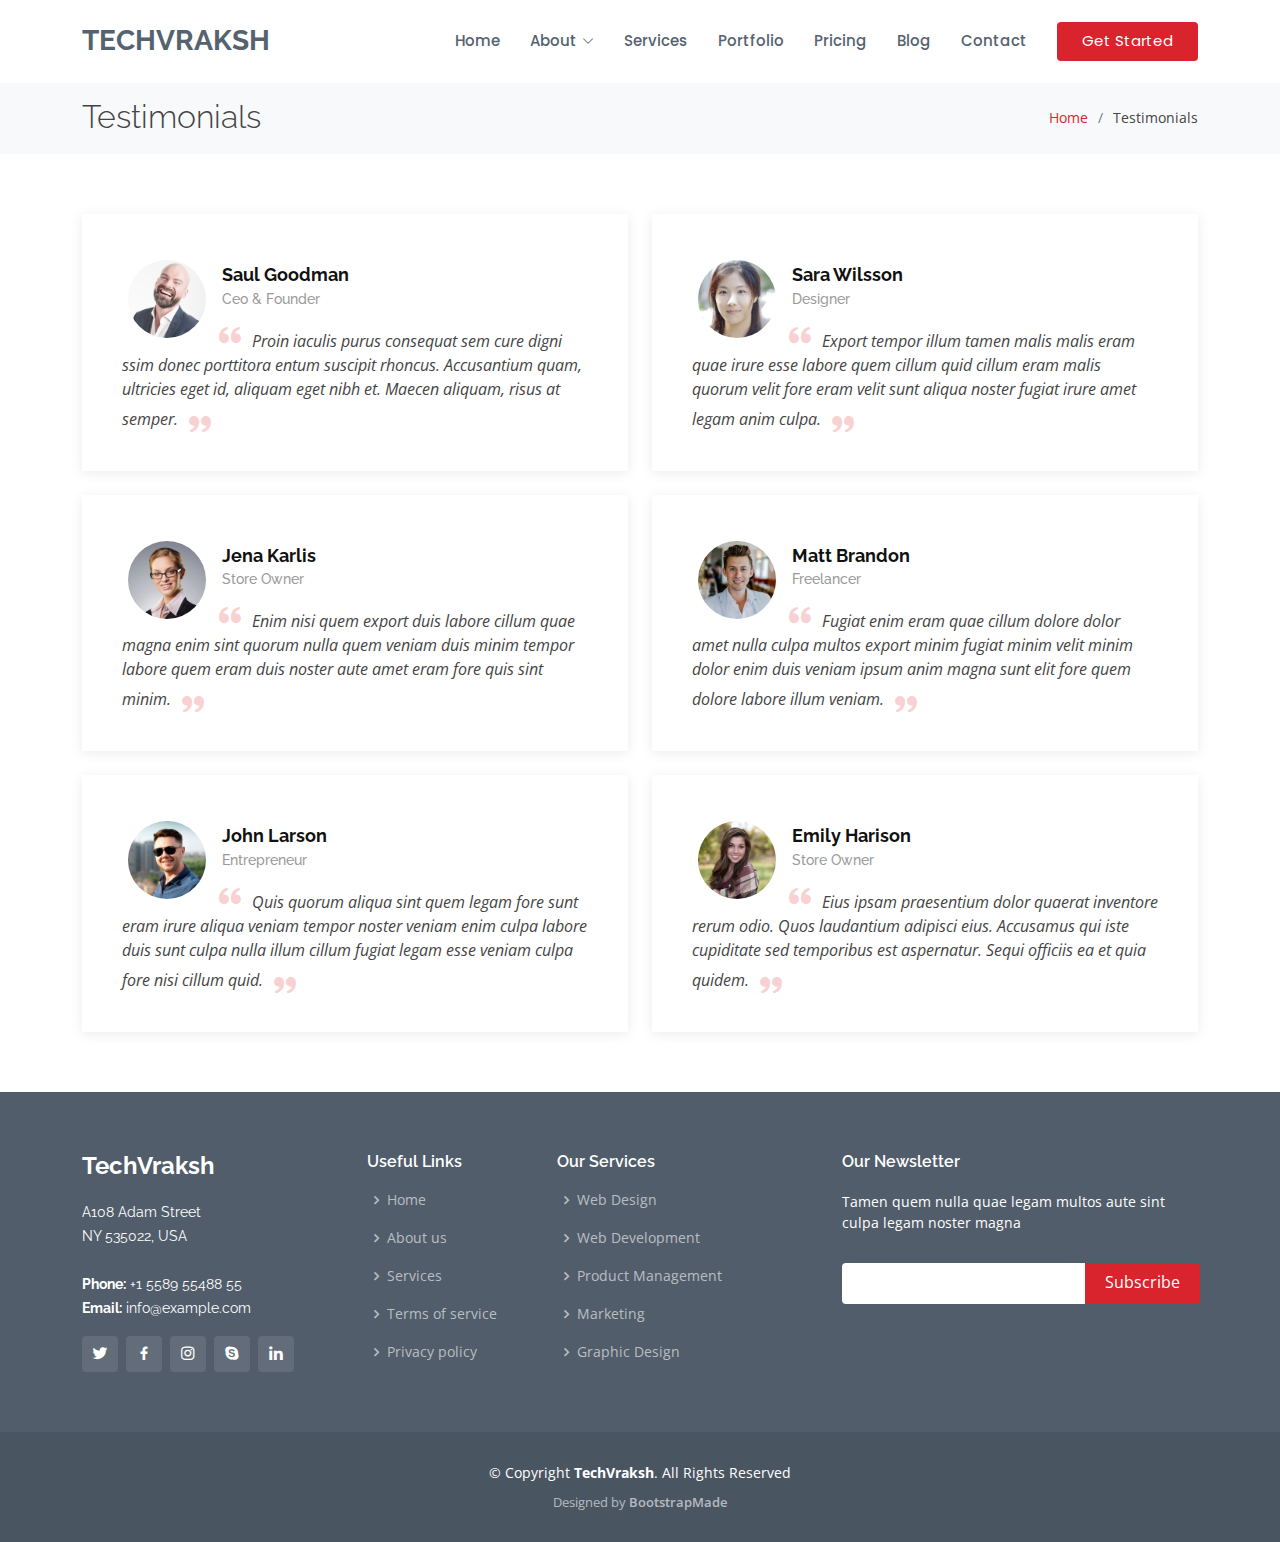
<file: testimonials.html>
<!DOCTYPE html>
<html lang="en">

<head>
  <meta charset="utf-8">
  <meta content="width=device-width, initial-scale=1.0" name="viewport">

  <title>Testimonials - TechVraksh Bootstrap Template</title>
  <meta content="" name="description">
  <meta content="" name="keywords">

  <!-- Favicons -->
  <link href="assets/img/favicon.png" rel="icon">
  <link href="assets/img/apple-touch-icon.png" rel="apple-touch-icon">

  <!-- Google Fonts -->
  <link href="https://fonts.googleapis.com/css?family=Open+Sans:300,300i,400,400i,600,600i,700,700i|Raleway:300,300i,400,400i,500,500i,600,600i,700,700i|Poppins:300,300i,400,400i,500,500i,600,600i,700,700i" rel="stylesheet">

  <!-- Vendor CSS Files -->
  <link href="assets/vendor/animate.css/animate.min.css" rel="stylesheet">
  <link href="assets/vendor/bootstrap/css/bootstrap.min.css" rel="stylesheet">
  <link href="assets/vendor/bootstrap-icons/bootstrap-icons.css" rel="stylesheet">
  <link href="assets/vendor/boxicons/css/boxicons.min.css" rel="stylesheet">
  <link href="assets/vendor/glightbox/css/glightbox.min.css" rel="stylesheet">
  <link href="assets/vendor/remixicon/remixicon.css" rel="stylesheet">
  <link href="assets/vendor/swiper/swiper-bundle.min.css" rel="stylesheet">

  <!-- Template Main CSS File -->
  <link href="assets/css/style.css" rel="stylesheet">

  <!-- =======================================================
  * Template Name: TechVraksh - v4.10.0
  * Template URL: https://bootstrapmade.com/TechVraksh-free-bootstrap-theme/
  * Author: BootstrapMade.com
  * License: https://bootstrapmade.com/license/
  ======================================================== -->
</head>

<body>

  <!-- ======= Header ======= -->
  <header id="header" class="fixed-top d-flex align-items-center">
    <div class="container d-flex align-items-center">

      <h1 class="logo me-auto"><a href="index.html">TechVraksh</a></h1>
      <!-- Uncomment below if you prefer to use an image logo -->
      <!-- <a href="index.html" class="logo me-auto"><img src="assets/img/logo.png" alt="" class="img-fluid"></a>-->

      <nav id="navbar" class="navbar">
        <ul>
          <li><a href="index.html">Home</a></li>

          <li class="dropdown"><a href="#"><span>About</span> <i class="bi bi-chevron-down"></i></a>
            <ul>
              <li><a href="about.html">About</a></li>
              <li><a href="team.html">Team</a></li>
              <li><a href="testimonials.html" class="active">Testimonials</a></li>

              <li class="dropdown"><a href="#"><span>Deep Drop Down</span> <i class="bi bi-chevron-right"></i></a>
                <ul>
                  <li><a href="#">Deep Drop Down 1</a></li>
                  <li><a href="#">Deep Drop Down 2</a></li>
                  <li><a href="#">Deep Drop Down 3</a></li>
                  <li><a href="#">Deep Drop Down 4</a></li>
                  <li><a href="#">Deep Drop Down 5</a></li>
                </ul>
              </li>
            </ul>
          </li>
          <li><a href="services.html">Services</a></li>
          <li><a href="portfolio.html">Portfolio</a></li>
          <li><a href="pricing.html">Pricing</a></li>
          <li><a href="blog.html">Blog</a></li>

          <li><a href="contact.html">Contact</a></li>
          <li><a href="index.html" class="getstarted">Get Started</a></li>
        </ul>
        <i class="bi bi-list mobile-nav-toggle"></i>
      </nav><!-- .navbar -->

    </div>
  </header><!-- End Header -->

  <main id="main">

    <!-- ======= Breadcrumbs ======= -->
    <section id="breadcrumbs" class="breadcrumbs">
      <div class="container">

        <div class="d-flex justify-content-between align-items-center">
          <h2>Testimonials</h2>
          <ol>
            <li><a href="index.html">Home</a></li>
            <li>Testimonials</li>
          </ol>
        </div>

      </div>
    </section><!-- End Breadcrumbs -->

    <!-- ======= Testimonials Section ======= -->
    <section id="testimonials" class="testimonials">
      <div class="container">

        <div class="row">

          <div class="col-lg-6">
            <div class="testimonial-item">
              <img src="assets/img/testimonials/testimonials-1.jpg" class="testimonial-img" alt="">
              <h3>Saul Goodman</h3>
              <h4>Ceo &amp; Founder</h4>
              <p>
                <i class="bx bxs-quote-alt-left quote-icon-left"></i>
                Proin iaculis purus consequat sem cure digni ssim donec porttitora entum suscipit rhoncus. Accusantium quam, ultricies eget id, aliquam eget nibh et. Maecen aliquam, risus at semper.
                <i class="bx bxs-quote-alt-right quote-icon-right"></i>
              </p>
            </div>
          </div>

          <div class="col-lg-6">
            <div class="testimonial-item mt-4 mt-lg-0">
              <img src="assets/img/testimonials/testimonials-2.jpg" class="testimonial-img" alt="">
              <h3>Sara Wilsson</h3>
              <h4>Designer</h4>
              <p>
                <i class="bx bxs-quote-alt-left quote-icon-left"></i>
                Export tempor illum tamen malis malis eram quae irure esse labore quem cillum quid cillum eram malis quorum velit fore eram velit sunt aliqua noster fugiat irure amet legam anim culpa.
                <i class="bx bxs-quote-alt-right quote-icon-right"></i>
              </p>
            </div>
          </div>

          <div class="col-lg-6">
            <div class="testimonial-item mt-4">
              <img src="assets/img/testimonials/testimonials-3.jpg" class="testimonial-img" alt="">
              <h3>Jena Karlis</h3>
              <h4>Store Owner</h4>
              <p>
                <i class="bx bxs-quote-alt-left quote-icon-left"></i>
                Enim nisi quem export duis labore cillum quae magna enim sint quorum nulla quem veniam duis minim tempor labore quem eram duis noster aute amet eram fore quis sint minim.
                <i class="bx bxs-quote-alt-right quote-icon-right"></i>
              </p>
            </div>
          </div>

          <div class="col-lg-6">
            <div class="testimonial-item mt-4">
              <img src="assets/img/testimonials/testimonials-4.jpg" class="testimonial-img" alt="">
              <h3>Matt Brandon</h3>
              <h4>Freelancer</h4>
              <p>
                <i class="bx bxs-quote-alt-left quote-icon-left"></i>
                Fugiat enim eram quae cillum dolore dolor amet nulla culpa multos export minim fugiat minim velit minim dolor enim duis veniam ipsum anim magna sunt elit fore quem dolore labore illum veniam.
                <i class="bx bxs-quote-alt-right quote-icon-right"></i>
              </p>
            </div>
          </div>

          <div class="col-lg-6">
            <div class="testimonial-item mt-4">
              <img src="assets/img/testimonials/testimonials-5.jpg" class="testimonial-img" alt="">
              <h3>John Larson</h3>
              <h4>Entrepreneur</h4>
              <p>
                <i class="bx bxs-quote-alt-left quote-icon-left"></i>
                Quis quorum aliqua sint quem legam fore sunt eram irure aliqua veniam tempor noster veniam enim culpa labore duis sunt culpa nulla illum cillum fugiat legam esse veniam culpa fore nisi cillum quid.
                <i class="bx bxs-quote-alt-right quote-icon-right"></i>
              </p>
            </div>
          </div>

          <div class="col-lg-6">
            <div class="testimonial-item mt-4">
              <img src="assets/img/testimonials/testimonials-6.jpg" class="testimonial-img" alt="">
              <h3>Emily Harison</h3>
              <h4>Store Owner</h4>
              <p>
                <i class="bx bxs-quote-alt-left quote-icon-left"></i>
                Eius ipsam praesentium dolor quaerat inventore rerum odio. Quos laudantium adipisci eius. Accusamus qui iste cupiditate sed temporibus est aspernatur. Sequi officiis ea et quia quidem.
                <i class="bx bxs-quote-alt-right quote-icon-right"></i>
              </p>
            </div>
          </div>

        </div>

      </div>
    </section><!-- End Testimonials Section -->

  </main><!-- End #main -->

  <!-- ======= Footer ======= -->
  <footer id="footer">
    <div class="footer-top">
      <div class="container">
        <div class="row">

          <div class="col-lg-3 col-md-6">
            <div class="footer-info">
              <h3>TechVraksh</h3>
              <p>
                A108 Adam Street <br>
                NY 535022, USA<br><br>
                <strong>Phone:</strong> +1 5589 55488 55<br>
                <strong>Email:</strong> info@example.com<br>
              </p>
              <div class="social-links mt-3">
                <a href="#" class="twitter"><i class="bx bxl-twitter"></i></a>
                <a href="#" class="facebook"><i class="bx bxl-facebook"></i></a>
                <a href="#" class="instagram"><i class="bx bxl-instagram"></i></a>
                <a href="#" class="google-plus"><i class="bx bxl-skype"></i></a>
                <a href="#" class="linkedin"><i class="bx bxl-linkedin"></i></a>
              </div>
            </div>
          </div>

          <div class="col-lg-2 col-md-6 footer-links">
            <h4>Useful Links</h4>
            <ul>
              <li><i class="bx bx-chevron-right"></i> <a href="#">Home</a></li>
              <li><i class="bx bx-chevron-right"></i> <a href="#">About us</a></li>
              <li><i class="bx bx-chevron-right"></i> <a href="#">Services</a></li>
              <li><i class="bx bx-chevron-right"></i> <a href="#">Terms of service</a></li>
              <li><i class="bx bx-chevron-right"></i> <a href="#">Privacy policy</a></li>
            </ul>
          </div>

          <div class="col-lg-3 col-md-6 footer-links">
            <h4>Our Services</h4>
            <ul>
              <li><i class="bx bx-chevron-right"></i> <a href="#">Web Design</a></li>
              <li><i class="bx bx-chevron-right"></i> <a href="#">Web Development</a></li>
              <li><i class="bx bx-chevron-right"></i> <a href="#">Product Management</a></li>
              <li><i class="bx bx-chevron-right"></i> <a href="#">Marketing</a></li>
              <li><i class="bx bx-chevron-right"></i> <a href="#">Graphic Design</a></li>
            </ul>
          </div>

          <div class="col-lg-4 col-md-6 footer-newsletter">
            <h4>Our Newsletter</h4>
            <p>Tamen quem nulla quae legam multos aute sint culpa legam noster magna</p>
            <form action="" method="post">
              <input type="email" name="email"><input type="submit" value="Subscribe">
            </form>

          </div>

        </div>
      </div>
    </div>

    <div class="container">
      <div class="copyright">
        &copy; Copyright <strong><span>TechVraksh</span></strong>. All Rights Reserved
      </div>
      <div class="credits">
        <!-- All the links in the footer should remain intact. -->
        <!-- You can delete the links only if you purchased the pro version. -->
        <!-- Licensing information: https://bootstrapmade.com/license/ -->
        <!-- Purchase the pro version with working PHP/AJAX contact form: https://bootstrapmade.com/TechVraksh-free-bootstrap-theme/ -->
        Designed by <a href="https://bootstrapmade.com/">BootstrapMade</a>
      </div>
    </div>
  </footer><!-- End Footer -->

  <a href="#" class="back-to-top d-flex align-items-center justify-content-center"><i class="bi bi-arrow-up-short"></i></a>

  <!-- Vendor JS Files -->
  <script src="assets/vendor/bootstrap/js/bootstrap.bundle.min.js"></script>
  <script src="assets/vendor/glightbox/js/glightbox.min.js"></script>
  <script src="assets/vendor/isotope-layout/isotope.pkgd.min.js"></script>
  <script src="assets/vendor/swiper/swiper-bundle.min.js"></script>
  <script src="assets/vendor/waypoints/noframework.waypoints.js"></script>
  <script src="assets/vendor/php-email-form/validate.js"></script>

  <!-- Template Main JS File -->
  <script src="assets/js/main.js"></script>

</body>

</html>
</file>
<file: assets/css/style.css>
/**
* Template Name: TechVraksh - v4.10.0
* Template URL: https://bootstrapmade.com/TechVraksh-free-bootstrap-theme/
* Author: BootstrapMade.com
* License: https://bootstrapmade.com/license/
*/

/*--------------------------------------------------------------
# General
--------------------------------------------------------------*/
body {
  font-family: "Open Sans", sans-serif;
  color: #444444;
}

a {
  text-decoration: none;
  color: #d9232d;
}

a:hover {
  color: #e24d55;
  text-decoration: none;
}

h1,
h2,
h3,
h4,
h5,
h6 {
  font-family: "Raleway", sans-serif;
}

/*--------------------------------------------------------------
# Back to top button
--------------------------------------------------------------*/
.back-to-top {
  position: fixed;
  visibility: hidden;
  opacity: 0;
  right: 15px;
  bottom: 15px;
  z-index: 996;
  background: #d9232d;
  width: 40px;
  height: 40px;
  border-radius: 4px;
  transition: all 0.4s;
}

.back-to-top i {
  font-size: 28px;
  color: #fff;
  line-height: 0;
}

.back-to-top:hover {
  background: #e1444d;
  color: #fff;
}

.back-to-top.active {
  visibility: visible;
  opacity: 1;
}

/*--------------------------------------------------------------
# Header
--------------------------------------------------------------*/
#header {
  background: white;
  transition: all 0.5s;
  z-index: 997;
  padding: 20px 0;
}

#header.header-scrolled {
  box-shadow: 0px 2px 15px rgba(0, 0, 0, 0.1);
  padding: 12px 0;
}

#header.header-inner-pages {
  box-shadow: 0px 2px 15px rgba(0, 0, 0, 0.1);
}

#header .logo {
  font-size: 28px;
  margin: 0;
  padding: 0;
  line-height: 1;
  font-weight: 700;
  text-transform: uppercase;
}

#header .logo a {
  color: #556270;
}

#header .logo img {
  max-height: 40px;
}

/*--------------------------------------------------------------
# Navigation Menu
--------------------------------------------------------------*/
/**
* Desktop Navigation 
*/
.navbar {
  padding: 0;
}

.navbar ul {
  margin: 0;
  padding: 0;
  display: flex;
  list-style: none;
  align-items: center;
}

.navbar li {
  position: relative;
}

.navbar a,
.navbar a:focus {
  display: flex;
  align-items: center;
  justify-content: space-between;
  padding: 10px 0 10px 30px;
  font-family: "Poppins", sans-serif;
  font-size: 15px;
  font-weight: 500;
  color: #556270;
  white-space: nowrap;
  transition: 0.3s;
}

.navbar a i,
.navbar a:focus i {
  font-size: 12px;
  line-height: 0;
  margin-left: 5px;
}

.navbar a:hover,
.navbar .active,
.navbar .active:focus,
.navbar li:hover>a {
  color: #d9232d;
}

.navbar .getstarted,
.navbar .getstarted:focus {
  background: #d9232d;
  padding: 8px 25px;
  margin-left: 30px;
  border-radius: 4px;
  font-weight: 400;
  color: #fff;
}

.navbar .getstarted:hover,
.navbar .getstarted:focus:hover {
  color: #fff;
  background: #e1444d;
}

.navbar .dropdown ul {
  display: block;
  position: absolute;
  left: 14px;
  top: calc(100% + 30px);
  margin: 0;
  padding: 10px 0;
  z-index: 99;
  opacity: 0;
  visibility: hidden;
  background: #fff;
  box-shadow: 0px 0px 30px rgba(127, 137, 161, 0.25);
  transition: 0.3s;
}

.navbar .dropdown ul li {
  min-width: 200px;
}

.navbar .dropdown ul a {
  padding: 10px 20px;
  font-size: 15px;
  text-transform: none;
  font-weight: 400;
}

.navbar .dropdown ul a i {
  font-size: 12px;
}

.navbar .dropdown ul a:hover,
.navbar .dropdown ul .active:hover,
.navbar .dropdown ul li:hover>a {
  color: #d9232d;
}

.navbar .dropdown:hover>ul {
  opacity: 1;
  top: 100%;
  visibility: visible;
}

.navbar .dropdown .dropdown ul {
  top: 0;
  left: calc(100% - 30px);
  visibility: hidden;
}

.navbar .dropdown .dropdown:hover>ul {
  opacity: 1;
  top: 0;
  left: 100%;
  visibility: visible;
}

@media (max-width: 1366px) {
  .navbar .dropdown .dropdown ul {
    left: -90%;
  }

  .navbar .dropdown .dropdown:hover>ul {
    left: -100%;
  }
}

/**
* Mobile Navigation 
*/
.mobile-nav-toggle {
  color: #556270;
  font-size: 28px;
  cursor: pointer;
  display: none;
  line-height: 0;
  transition: 0.5s;
}

.mobile-nav-toggle.bi-x {
  color: #fff;
}

@media (max-width: 991px) {
  .mobile-nav-toggle {
    display: block;
  }

  .navbar ul {
    display: none;
  }
}

.navbar-mobile {
  position: fixed;
  overflow: hidden;
  top: 0;
  right: 0;
  left: 0;
  bottom: 0;
  background: rgba(63, 73, 83, 0.9);
  transition: 0.3s;
  z-index: 999;
}

.navbar-mobile .mobile-nav-toggle {
  position: absolute;
  top: 15px;
  right: 15px;
}

.navbar-mobile ul {
  display: block;
  position: absolute;
  top: 55px;
  right: 15px;
  bottom: 15px;
  left: 15px;
  padding: 10px 0;
  background-color: #fff;
  overflow-y: auto;
  transition: 0.3s;
}

.navbar-mobile a,
.navbar-mobile a:focus {
  padding: 10px 20px;
  font-size: 15px;
  color: #556270;
}

.navbar-mobile a:hover,
.navbar-mobile .active,
.navbar-mobile li:hover>a {
  color: #d9232d;
}

.navbar-mobile .getstarted,
.navbar-mobile .getstarted:focus {
  margin: 15px;
}

.navbar-mobile .dropdown ul {
  position: static;
  display: none;
  margin: 10px 20px;
  padding: 10px 0;
  z-index: 99;
  opacity: 1;
  visibility: visible;
  background: #fff;
  box-shadow: 0px 0px 30px rgba(127, 137, 161, 0.25);
}

.navbar-mobile .dropdown ul li {
  min-width: 200px;
}

.navbar-mobile .dropdown ul a {
  padding: 10px 20px;
}

.navbar-mobile .dropdown ul a i {
  font-size: 12px;
}

.navbar-mobile .dropdown ul a:hover,
.navbar-mobile .dropdown ul .active:hover,
.navbar-mobile .dropdown ul li:hover>a {
  color: #d9232d;
}

.navbar-mobile .dropdown>.dropdown-active {
  display: block;
}

/*--------------------------------------------------------------
# Hero Section
--------------------------------------------------------------*/
#hero {
  width: 100%;
  height: 100vh;
  background-color: rgba(63, 73, 83, 0.8);
  overflow: hidden;
  position: relative;
}

#hero .carousel,
#hero .carousel-inner,
#hero .carousel-item,
#hero .carousel-item::before {
  position: absolute;
  top: 0;
  right: 0;
  left: 0;
  bottom: 0;
}

#hero .carousel-item {
  background-size: cover;
  background-position: center;
  background-repeat: no-repeat;
}

#hero .carousel-item::before {
  content: "";
  background-color: rgba(30, 35, 40, 0.6);
}

#hero .carousel-container {
  display: flex;
  justify-content: center;
  align-items: center;
  position: absolute;
  bottom: 0;
  top: 70px;
  left: 50px;
  right: 50px;
}

#hero .container {
  text-align: center;
}

#hero h2 {
  color: #fff;
  margin-bottom: 20px;
  font-size: 48px;
  font-weight: 700;
}

#hero p {
  -webkit-animation-delay: 0.4s;
  animation-delay: 0.4s;
  margin: 0 auto 30px auto;
  color: #fff;
}

#hero .carousel-inner .carousel-item {
  transition-property: opacity;
  background-position: center top;
}

#hero .carousel-inner .carousel-item,
#hero .carousel-inner .active.carousel-item-start,
#hero .carousel-inner .active.carousel-item-end {
  opacity: 0;
}

#hero .carousel-inner .active,
#hero .carousel-inner .carousel-item-next.carousel-item-start,
#hero .carousel-inner .carousel-item-prev.carousel-item-end {
  opacity: 1;
  transition: 0.5s;
}

#hero .carousel-inner .carousel-item-next,
#hero .carousel-inner .carousel-item-prev,
#hero .carousel-inner .active.carousel-item-start,
#hero .carousel-inner .active.carousel-item-end {
  left: 0;
  transform: translate3d(0, 0, 0);
}

#hero .carousel-control-next-icon,
#hero .carousel-control-prev-icon {
  background: none;
  font-size: 30px;
  line-height: 0;
  width: auto;
  height: auto;
  background: rgba(255, 255, 255, 0.2);
  border-radius: 50px;
  transition: 0.3s;
  color: rgba(255, 255, 255, 0.5);
  width: 54px;
  height: 54px;
  display: flex;
  align-items: center;
  justify-content: center;
}

#hero .carousel-control-next-icon:hover,
#hero .carousel-control-prev-icon:hover {
  background: rgba(255, 255, 255, 0.3);
  color: rgba(255, 255, 255, 0.8);
}

#hero .carousel-indicators li {
  cursor: pointer;
  background: #fff;
  overflow: hidden;
  border: 0;
  width: 12px;
  height: 12px;
  border-radius: 50px;
  opacity: 0.6;
  transition: 0.3s;
}

#hero .carousel-indicators li.active {
  opacity: 1;
  background: #d9232d;
}

#hero .btn-get-started {
  font-family: "Raleway", sans-serif;
  font-weight: 500;
  font-size: 14px;
  letter-spacing: 1px;
  display: inline-block;
  padding: 14px 32px;
  border-radius: 4px;
  transition: 0.5s;
  line-height: 1;
  color: #fff;
  -webkit-animation-delay: 0.8s;
  animation-delay: 0.8s;
  background: #d9232d;
}

#hero .btn-get-started:hover {
  background: #df3740;
}

@media (max-width: 992px) {
  #hero {
    height: 100vh;
  }

  #hero .carousel-container {
    top: 8px;
  }
}

@media (max-width: 768px) {
  #hero h2 {
    font-size: 28px;
  }
}

@media (min-width: 1024px) {

  #hero .carousel-control-prev,
  #hero .carousel-control-next {
    width: 5%;
  }
}

@media (max-height: 500px) {
  #hero {
    height: 120vh;
  }
}

/*--------------------------------------------------------------
# Sections General
--------------------------------------------------------------*/
section {
  padding: 60px 0;
  overflow: hidden;
}

.section-bg,
.services .icon-box {
  background-color: #f8f9fa;
}

.section-title {
  padding-bottom: 40px;
}

.section-title h2 {
  font-size: 14px;
  font-weight: 500;
  padding: 0;
  line-height: 1px;
  margin: 0 0 5px 0;
  letter-spacing: 2px;
  text-transform: uppercase;
  color: #aaaaaa;
  font-family: "Poppins", sans-serif;
}

.section-title h2::after {
  content: "";
  width: 120px;
  height: 1px;
  display: inline-block;
  background: #e6636a;
  margin: 4px 10px;
}

.section-title p {
  margin: 0;
  margin: 0;
  font-size: 36px;
  font-weight: 700;
  text-transform: uppercase;
  font-family: "Poppins", sans-serif;
  color: #556270;
}

/*--------------------------------------------------------------
# Breadcrumbs
--------------------------------------------------------------*/
.breadcrumbs {
  padding: 18px 0;
  background: #f8f9fa;
  min-height: 40px;
  margin-top: 80px;
}

.breadcrumbs h2 {
  font-size: 32px;
  font-weight: 300;
  margin: 0;
}

.breadcrumbs ol {
  display: flex;
  flex-wrap: wrap;
  list-style: none;
  padding: 0;
  margin: 0;
  font-size: 14px;
}

.breadcrumbs ol li+li {
  padding-left: 10px;
}

.breadcrumbs ol li+li::before {
  display: inline-block;
  padding-right: 10px;
  color: #6b7b8d;
  content: "/";
}

@media (max-width: 992px) {
  .breadcrumbs {
    margin-top: 58px;
  }

  .breadcrumbs .d-flex {
    display: block !important;
  }

  .breadcrumbs h2 {
    margin-bottom: 10px;
  }

  .breadcrumbs ol {
    display: block;
  }

  .breadcrumbs ol li {
    display: inline-block;
  }
}

/*--------------------------------------------------------------
# About
--------------------------------------------------------------*/
.about .content h2 {
  font-weight: 700;
  font-size: 48px;
  line-height: 60px;
  margin-bottom: 20px;
  text-transform: uppercase;
}

.about .content h3 {
  font-weight: 500;
  line-height: 32px;
  font-size: 24px;
}

.about .content ul {
  list-style: none;
  padding: 0;
}

.about .content ul li {
  padding: 10px 0 0 28px;
  position: relative;
}

.about .content ul i {
  left: 0;
  top: 7px;
  position: absolute;
  font-size: 20px;
  color: #d9232d;
}

.about .content p:last-child {
  margin-bottom: 0;
}

/*--------------------------------------------------------------
# Clients
--------------------------------------------------------------*/
.clients {
  padding: 15px 0;
  text-align: center;
}

.clients img {
  max-width: 45%;
  transition: all 0.4s ease-in-out;
  display: inline-block;
  padding: 15px 0;
  filter: grayscale(100);
}

.clients img:hover {
  filter: none;
  transform: scale(1.15);
}

@media (max-width: 768px) {
  .clients img {
    max-width: 40%;
  }
}

/*--------------------------------------------------------------
# Services
--------------------------------------------------------------*/
.services .icon-box {
  margin-bottom: 20px;
  padding: 30px;
  border-radius: 6px;
}

.services .icon-box i {
  float: left;
  color: #d9232d;
  font-size: 40px;
}

.services .icon-box h4 {
  margin-left: 70px;
  font-weight: 700;
  margin-bottom: 15px;
  font-size: 18px;
}

.services .icon-box h4 a {
  color: #556270;
  transition: 0.3s;
}

.services .icon-box p {
  margin-left: 70px;
  line-height: 24px;
  font-size: 14px;
}

.services .icon-box:hover h4 a {
  color: #d9232d;
}

/*--------------------------------------------------------------
# Portfolio
--------------------------------------------------------------*/
.portfolio .portfolio-item {
  margin-bottom: 30px;
}

.portfolio #portfolio-flters {
  padding: 0;
  margin: 0 auto 20px auto;
  list-style: none;
  text-align: center;
}

.portfolio #portfolio-flters li {
  cursor: pointer;
  display: inline-block;
  padding: 8px 15px 10px 15px;
  font-size: 14px;
  font-weight: 600;
  line-height: 1;
  text-transform: uppercase;
  color: #444444;
  margin-bottom: 5px;
  transition: all 0.3s ease-in-out;
  border-radius: 3px;
}

.portfolio #portfolio-flters li:hover,
.portfolio #portfolio-flters li.filter-active {
  color: #fff;
  background: #d9232d;
}

.portfolio #portfolio-flters li:last-child {
  margin-right: 0;
}

.portfolio .portfolio-wrap {
  transition: 0.3s;
  position: relative;
  overflow: hidden;
  z-index: 1;
  background: rgba(85, 98, 112, 0.6);
}

.portfolio .portfolio-wrap::before {
  content: "";
  background: rgba(85, 98, 112, 0.6);
  position: absolute;
  left: 0;
  right: 0;
  top: 0;
  bottom: 0;
  transition: all ease-in-out 0.3s;
  z-index: 2;
  opacity: 0;
}

.portfolio .portfolio-wrap img {
  transition: all ease-in-out 0.3s;
}

.portfolio .portfolio-wrap .portfolio-info {
  opacity: 0;
  position: absolute;
  top: 0;
  left: 0;
  right: 0;
  bottom: 0;
  z-index: 3;
  transition: all ease-in-out 0.3s;
  display: flex;
  flex-direction: column;
  justify-content: flex-end;
  align-items: flex-start;
  padding: 20px;
}

.portfolio .portfolio-wrap .portfolio-info h4 {
  font-size: 20px;
  color: #fff;
  font-weight: 600;
}

.portfolio .portfolio-wrap .portfolio-info p {
  color: rgba(255, 255, 255, 0.7);
  font-size: 14px;
  text-transform: uppercase;
  padding: 0;
  margin: 0;
  font-style: italic;
}

.portfolio .portfolio-wrap .portfolio-links {
  text-align: center;
  z-index: 4;
}

.portfolio .portfolio-wrap .portfolio-links a {
  color: rgba(255, 255, 255, 0.6);
  margin: 0 5px 0 0;
  font-size: 28px;
  display: inline-block;
  transition: 0.3s;
}

.portfolio .portfolio-wrap .portfolio-links a:hover {
  color: white;
}

.portfolio .portfolio-wrap:hover::before {
  opacity: 1;
}

.portfolio .portfolio-wrap:hover img {
  transform: scale(1.2);
}

.portfolio .portfolio-wrap:hover .portfolio-info {
  opacity: 1;
}

/*--------------------------------------------------------------
# Portfolio Details
--------------------------------------------------------------*/
.portfolio-details {
  padding-top: 40px;
}

.portfolio-details .portfolio-details-slider img {
  width: 100%;
}

.portfolio-details .portfolio-details-slider .swiper-pagination {
  margin-top: 20px;
  position: relative;
}

.portfolio-details .portfolio-details-slider .swiper-pagination .swiper-pagination-bullet {
  width: 12px;
  height: 12px;
  background-color: #fff;
  opacity: 1;
  border: 1px solid #d9232d;
}

.portfolio-details .portfolio-details-slider .swiper-pagination .swiper-pagination-bullet-active {
  background-color: #d9232d;
}

.portfolio-details .portfolio-info {
  padding: 30px;
  box-shadow: 0px 0 30px rgba(85, 98, 112, 0.08);
}

.portfolio-details .portfolio-info h3 {
  font-size: 22px;
  font-weight: 700;
  margin-bottom: 20px;
  padding-bottom: 20px;
  border-bottom: 1px solid #eee;
}

.portfolio-details .portfolio-info ul {
  list-style: none;
  padding: 0;
  font-size: 15px;
}

.portfolio-details .portfolio-info ul li+li {
  margin-top: 10px;
}

.portfolio-details .portfolio-description {
  padding-top: 30px;
}

.portfolio-details .portfolio-description h2 {
  font-size: 26px;
  font-weight: 700;
  margin-bottom: 20px;
}

.portfolio-details .portfolio-description p {
  padding: 0;
}

/*--------------------------------------------------------------
# Our Team
--------------------------------------------------------------*/
.team .member {
  position: relative;
  box-shadow: 0px 2px 15px rgba(85, 98, 112, 0.08);
  padding: 30px;
  border-radius: 4px;
  background: white;
}

.team .member .pic {
  overflow: hidden;
  width: 140px;
  border-radius: 4px;
}

.team .member .pic img {
  transition: ease-in-out 0.3s;
}

.team .member:hover img {
  transform: scale(1.1);
}

.team .member .member-info {
  padding-left: 30px;
}

.team .member h4 {
  font-weight: 700;
  margin-bottom: 5px;
  font-size: 20px;
  color: #556270;
}

.team .member span {
  display: block;
  font-size: 15px;
  padding-bottom: 10px;
  position: relative;
  font-weight: 500;
}

.team .member span::after {
  content: "";
  position: absolute;
  display: block;
  width: 50px;
  height: 1px;
  background: #dee2e6;
  bottom: 0;
  left: 0;
}

.team .member p {
  margin: 10px 0 0 0;
  font-size: 14px;
}

.team .member .social {
  margin-top: 12px;
  display: flex;
  align-items: center;
  justify-content: flex-start;
}

.team .member .social a {
  transition: ease-in-out 0.3s;
  display: flex;
  align-items: center;
  justify-content: center;
  border-radius: 4px;
  width: 32px;
  height: 32px;
  background: #8795a4;
}

.team .member .social a i {
  color: #fff;
  font-size: 16px;
  margin: 0 2px;
}

.team .member .social a:hover {
  background: #d9232d;
}

.team .member .social a+a {
  margin-left: 8px;
}

/*--------------------------------------------------------------
# Our Skills
--------------------------------------------------------------*/
.skills .progress {
  height: 60px;
  display: block;
  background: none;
  border-radius: 0;
}

.skills .progress .skill {
  padding: 10px 0;
  margin: 0;
  text-transform: uppercase;
  display: block;
  font-weight: 600;
  font-family: "Poppins", sans-serif;
  color: #556270;
}

.skills .progress .skill .val {
  float: right;
  font-style: normal;
}

.skills .progress-bar-wrap {
  background: #edeff1;
}

.skills .progress-bar {
  width: 1px;
  height: 10px;
  transition: 0.9s;
  background-color: #6b7b8d;
}

/*--------------------------------------------------------------
# Features
--------------------------------------------------------------*/
.features {
  overflow: hidden;
}

.features .nav-tabs {
  border: 0;
}

.features .nav-link {
  border: 0;
  padding: 12px 15px 12px 0;
  transition: 0.3s;
  color: #556270;
  border-radius: 0;
  border-right: 2px solid white;
  font-weight: 600;
  font-size: 15px;
}

.features .nav-link:hover {
  color: #d9232d;
}

.features .nav-link.active {
  color: #d9232d;
  border-color: #d9232d;
}

.features .tab-pane.active {
  -webkit-animation: fadeIn 0.5s ease-out;
  animation: fadeIn 0.5s ease-out;
}

.features .details h3 {
  font-size: 26px;
  font-weight: 600;
  margin-bottom: 20px;
  color: #556270;
}

.features .details p {
  color: #777777;
}

.features .details p:last-child {
  margin-bottom: 0;
}

@media (max-width: 992px) {
  .features .nav-link {
    border: 0;
    padding: 15px;
  }

  .features .nav-link.active {
    color: #fff;
    background: #d9232d;
  }
}

/*--------------------------------------------------------------
# Pricing
--------------------------------------------------------------*/
.pricing .box {
  padding: 20px;
  background: #fff;
  text-align: center;
  box-shadow: 0px 0px 4px rgba(0, 0, 0, 0.12);
  border-radius: 5px;
  position: relative;
  overflow: hidden;
}

.pricing h3 {
  font-weight: 400;
  margin: -20px -20px 20px -20px;
  padding: 20px 15px;
  font-size: 16px;
  font-weight: 600;
  color: #777777;
  background: #f8f8f8;
}

.pricing h4 {
  font-size: 36px;
  color: #d9232d;
  font-weight: 600;
  font-family: "Poppins", sans-serif;
  margin-bottom: 20px;
}

.pricing h4 sup {
  font-size: 20px;
  top: -15px;
  left: -3px;
}

.pricing h4 span {
  color: #bababa;
  font-size: 16px;
  font-weight: 300;
}

.pricing ul {
  padding: 0;
  list-style: none;
  color: #444444;
  text-align: center;
  line-height: 20px;
  font-size: 14px;
}

.pricing ul li {
  padding-bottom: 16px;
}

.pricing ul i {
  color: #d9232d;
  font-size: 18px;
  padding-right: 4px;
}

.pricing ul .na {
  color: #ccc;
  text-decoration: line-through;
}

.pricing .btn-wrap {
  margin: 20px -20px -20px -20px;
  padding: 20px 15px;
  background: #f8f8f8;
  text-align: center;
}

.pricing .btn-buy {
  background: #d9232d;
  display: inline-block;
  padding: 8px 35px 9px 35px;
  border-radius: 4px;
  color: #fff;
  transition: none;
  font-size: 14px;
  font-weight: 400;
  font-family: "Raleway", sans-serif;
  font-weight: 600;
  transition: 0.3s;
}

.pricing .btn-buy:hover {
  background: #e1444d;
}

.pricing .featured h3 {
  color: #fff;
  background: #d9232d;
}

.pricing .advanced {
  width: 200px;
  position: absolute;
  top: 18px;
  right: -68px;
  transform: rotate(45deg);
  z-index: 1;
  font-size: 14px;
  padding: 1px 0 3px 0;
  background: #d9232d;
  color: #fff;
}

/*--------------------------------------------------------------
# Frequently Asked Questions
--------------------------------------------------------------*/
.faq .faq-item {
  margin: 20px 0;
  padding: 20px 0;
  border-bottom: 1px solid white;
}

.faq .faq-item i {
  color: #dee2e6;
  font-size: 20px;
  float: left;
  line-height: 0;
  padding: 13px 0 0 0;
  margin: 0;
}

.faq .faq-item h4 {
  font-size: 16px;
  line-height: 26px;
  font-weight: 500;
  margin: 0 0 10px 28px;
  font-family: "Poppins", sans-serif;
}

.faq .faq-item p {
  font-size: 15px;
}

/*--------------------------------------------------------------
# Testimonials
--------------------------------------------------------------*/
.testimonials .testimonials-carousel,
.testimonials .testimonials-slider {
  overflow: hidden;
}

.testimonials .testimonial-item {
  box-sizing: content-box;
  padding: 40px;
  box-shadow: 0px 2px 12px rgba(0, 0, 0, 0.08);
  position: relative;
  background: #fff;
}

.testimonials .testimonial-item .testimonial-img {
  width: 90px;
  border-radius: 50px;
  border: 6px solid #fff;
  float: left;
  margin: 0 10px 0 0;
}

.testimonials .testimonial-item h3 {
  font-size: 18px;
  font-weight: bold;
  margin: 10px 0 5px 0;
  color: #111;
}

.testimonials .testimonial-item h4 {
  font-size: 14px;
  color: #999;
  margin: 0;
}

.testimonials .testimonial-item .quote-icon-left,
.testimonials .testimonial-item .quote-icon-right {
  color: #f8d1d3;
  font-size: 26px;
}

.testimonials .testimonial-item .quote-icon-left {
  display: inline-block;
  left: -5px;
  position: relative;
}

.testimonials .testimonial-item .quote-icon-right {
  display: inline-block;
  right: -5px;
  position: relative;
  top: 10px;
}

.testimonials .testimonial-item p {
  font-style: italic;
  margin: 15px 0 0 0;
  padding: 0;
}

/*--------------------------------------------------------------
# Contact
--------------------------------------------------------------*/
.contact .info {
  width: 100%;
  background: #fff;
}

.contact .info i {
  font-size: 20px;
  color: #556270;
  float: left;
  width: 44px;
  height: 44px;
  background: #edeff1;
  display: flex;
  justify-content: center;
  align-items: center;
  border-radius: 50px;
  transition: all 0.3s ease-in-out;
}

.contact .info h4 {
  padding: 0 0 0 60px;
  font-size: 22px;
  font-weight: 600;
  margin-bottom: 5px;
  color: #556270;
}

.contact .info p {
  padding: 0 0 0 60px;
  margin-bottom: 0;
  font-size: 14px;
  color: #8795a4;
}

.contact .info .email,
.contact .info .phone {
  margin-top: 40px;
}

.contact .info .email:hover i,
.contact .info .address:hover i,
.contact .info .phone:hover i {
  background: #556270;
  color: #fff;
}

.contact .php-email-form {
  width: 100%;
  background: #fff;
}

.contact .php-email-form .form-group {
  padding-bottom: 8px;
}

.contact .php-email-form .error-message {
  display: none;
  color: #fff;
  background: #ed3c0d;
  text-align: left;
  padding: 15px;
  font-weight: 600;
}

.contact .php-email-form .error-message br+br {
  margin-top: 25px;
}

.contact .php-email-form .sent-message {
  display: none;
  color: #fff;
  background: #18d26e;
  text-align: center;
  padding: 15px;
  font-weight: 600;
}

.contact .php-email-form .loading {
  display: none;
  background: #fff;
  text-align: center;
  padding: 15px;
}

.contact .php-email-form .loading:before {
  content: "";
  display: inline-block;
  border-radius: 50%;
  width: 24px;
  height: 24px;
  margin: 0 10px -6px 0;
  border: 3px solid #18d26e;
  border-top-color: #eee;
  -webkit-animation: animate-loading 1s linear infinite;
  animation: animate-loading 1s linear infinite;
}

.contact .php-email-form input,
.contact .php-email-form textarea {
  border-radius: 0;
  box-shadow: none;
  font-size: 14px;
  border-radius: 4px;
}

.contact .php-email-form input:focus,
.contact .php-email-form textarea:focus {
  border-color: #d9232d;
}

.contact .php-email-form input {
  height: 44px;
}

.contact .php-email-form textarea {
  padding: 10px 12px;
}

.contact .php-email-form button[type=submit] {
  background: #d9232d;
  border: 0;
  padding: 10px 24px;
  color: #fff;
  transition: 0.4s;
  border-radius: 4px;
}

.contact .php-email-form button[type=submit]:hover {
  background: #e24d55;
}

@-webkit-keyframes animate-loading {
  0% {
    transform: rotate(0deg);
  }

  100% {
    transform: rotate(360deg);
  }
}

@keyframes animate-loading {
  0% {
    transform: rotate(0deg);
  }

  100% {
    transform: rotate(360deg);
  }
}

/*--------------------------------------------------------------
# Blog
--------------------------------------------------------------*/
.blog {
  padding: 40px 0 20px 0;
}

.blog .entry {
  padding: 30px;
  margin-bottom: 60px;
  box-shadow: 0 4px 16px rgba(0, 0, 0, 0.1);
}

.blog .entry .entry-img {
  max-height: 440px;
  margin: -30px -30px 20px -30px;
  overflow: hidden;
}

.blog .entry .entry-title {
  font-size: 28px;
  font-weight: bold;
  padding: 0;
  margin: 0 0 20px 0;
}

.blog .entry .entry-title a {
  color: #556270;
  transition: 0.3s;
}

.blog .entry .entry-title a:hover {
  color: #d9232d;
}

.blog .entry .entry-meta {
  margin-bottom: 15px;
  color: #c1c8d0;
}

.blog .entry .entry-meta ul {
  display: flex;
  flex-wrap: wrap;
  list-style: none;
  align-items: center;
  padding: 0;
  margin: 0;
}

.blog .entry .entry-meta ul li+li {
  padding-left: 20px;
}

.blog .entry .entry-meta i {
  font-size: 16px;
  margin-right: 8px;
  line-height: 0;
}

.blog .entry .entry-meta a {
  color: #777777;
  font-size: 14px;
  display: inline-block;
  line-height: 1;
}

.blog .entry .entry-content p {
  line-height: 24px;
}

.blog .entry .entry-content .read-more {
  -moz-text-align-last: right;
  text-align-last: right;
}

.blog .entry .entry-content .read-more a {
  display: inline-block;
  background: #d9232d;
  color: #fff;
  padding: 6px 20px;
  transition: 0.3s;
  font-size: 14px;
  border-radius: 4px;
}

.blog .entry .entry-content .read-more a:hover {
  background: #df3740;
}

.blog .entry .entry-content h3 {
  font-size: 22px;
  margin-top: 30px;
  font-weight: bold;
}

.blog .entry .entry-content blockquote {
  overflow: hidden;
  background-color: #fafafa;
  padding: 60px;
  position: relative;
  text-align: center;
  margin: 20px 0;
}

.blog .entry .entry-content blockquote p {
  color: #444444;
  line-height: 1.6;
  margin-bottom: 0;
  font-style: italic;
  font-weight: 500;
  font-size: 22px;
}

.blog .entry .entry-content blockquote::after {
  content: "";
  position: absolute;
  left: 0;
  top: 0;
  bottom: 0;
  width: 3px;
  background-color: #556270;
  margin-top: 20px;
  margin-bottom: 20px;
}

.blog .entry .entry-footer {
  padding-top: 10px;
  border-top: 1px solid #e6e6e6;
}

.blog .entry .entry-footer i {
  color: #a4afba;
  display: inline;
}

.blog .entry .entry-footer a {
  color: #606f7e;
  transition: 0.3s;
}

.blog .entry .entry-footer a:hover {
  color: #d9232d;
}

.blog .entry .entry-footer .cats {
  list-style: none;
  display: inline;
  padding: 0 20px 0 0;
  font-size: 14px;
}

.blog .entry .entry-footer .cats li {
  display: inline-block;
}

.blog .entry .entry-footer .tags {
  list-style: none;
  display: inline;
  padding: 0;
  font-size: 14px;
}

.blog .entry .entry-footer .tags li {
  display: inline-block;
}

.blog .entry .entry-footer .tags li+li::before {
  padding-right: 6px;
  color: #6c757d;
  content: ",";
}

.blog .entry .entry-footer .share {
  font-size: 16px;
}

.blog .entry .entry-footer .share i {
  padding-left: 5px;
}

.blog .entry-single {
  margin-bottom: 30px;
}

.blog .blog-author {
  padding: 20px;
  margin-bottom: 30px;
  box-shadow: 0 4px 16px rgba(0, 0, 0, 0.1);
}

.blog .blog-author img {
  width: 120px;
  margin-right: 20px;
}

.blog .blog-author h4 {
  font-weight: 600;
  font-size: 22px;
  margin-bottom: 0px;
  padding: 0;
  color: #556270;
}

.blog .blog-author .social-links {
  margin: 0 10px 10px 0;
}

.blog .blog-author .social-links a {
  color: rgba(85, 98, 112, 0.5);
  margin-right: 5px;
}

.blog .blog-author p {
  font-style: italic;
  color: #b7b7b7;
}

.blog .blog-comments {
  margin-bottom: 30px;
}

.blog .blog-comments .comments-count {
  font-weight: bold;
}

.blog .blog-comments .comment {
  margin-top: 30px;
  position: relative;
}

.blog .blog-comments .comment .comment-img {
  margin-right: 14px;
}

.blog .blog-comments .comment .comment-img img {
  width: 60px;
}

.blog .blog-comments .comment h5 {
  font-size: 16px;
  margin-bottom: 2px;
}

.blog .blog-comments .comment h5 a {
  font-weight: bold;
  color: #444444;
  transition: 0.3s;
}

.blog .blog-comments .comment h5 a:hover {
  color: #d9232d;
}

.blog .blog-comments .comment h5 .reply {
  padding-left: 10px;
  color: #556270;
}

.blog .blog-comments .comment h5 .reply i {
  font-size: 20px;
}

.blog .blog-comments .comment time {
  display: block;
  font-size: 14px;
  color: #6b7b8d;
  margin-bottom: 5px;
}

.blog .blog-comments .comment.comment-reply {
  padding-left: 40px;
}

.blog .blog-comments .reply-form {
  margin-top: 30px;
  padding: 30px;
  box-shadow: 0 4px 16px rgba(0, 0, 0, 0.1);
}

.blog .blog-comments .reply-form h4 {
  font-weight: bold;
  font-size: 22px;
}

.blog .blog-comments .reply-form p {
  font-size: 14px;
}

.blog .blog-comments .reply-form input {
  border-radius: 4px;
  padding: 10px 10px;
  font-size: 14px;
}

.blog .blog-comments .reply-form input:focus {
  box-shadow: none;
  border-color: #e9797f;
}

.blog .blog-comments .reply-form textarea {
  border-radius: 4px;
  padding: 10px 10px;
  font-size: 14px;
}

.blog .blog-comments .reply-form textarea:focus {
  box-shadow: none;
  border-color: #e9797f;
}

.blog .blog-comments .reply-form .form-group {
  margin-bottom: 25px;
}

.blog .blog-comments .reply-form .btn-primary {
  border-radius: 4px;
  padding: 10px 20px;
  border: 0;
  background-color: #556270;
}

.blog .blog-comments .reply-form .btn-primary:hover {
  background-color: #606f7e;
}

.blog .blog-pagination {
  color: #8795a4;
}

.blog .blog-pagination ul {
  display: flex;
  padding: 0;
  margin: 0;
  list-style: none;
}

.blog .blog-pagination li {
  margin: 0 5px;
  transition: 0.3s;
}

.blog .blog-pagination li a {
  color: #556270;
  padding: 7px 16px;
  display: flex;
  align-items: center;
  justify-content: center;
}

.blog .blog-pagination li.active,
.blog .blog-pagination li:hover {
  background: #d9232d;
}

.blog .blog-pagination li.active a,
.blog .blog-pagination li:hover a {
  color: #fff;
}

.blog .sidebar {
  padding: 30px;
  margin: 0 0 60px 20px;
  box-shadow: 0 4px 16px rgba(0, 0, 0, 0.1);
}

.blog .sidebar .sidebar-title {
  font-size: 20px;
  font-weight: 700;
  padding: 0 0 0 0;
  margin: 0 0 15px 0;
  color: #556270;
  position: relative;
}

.blog .sidebar .sidebar-item {
  margin-bottom: 30px;
}

.blog .sidebar .search-form form {
  background: #fff;
  border: 1px solid #ddd;
  padding: 3px 10px;
  position: relative;
}

.blog .sidebar .search-form form input[type=text] {
  border: 0;
  padding: 4px;
  border-radius: 4px;
  width: calc(100% - 40px);
}

.blog .sidebar .search-form form button {
  position: absolute;
  top: 0;
  right: 0;
  bottom: 0;
  border: 0;
  background: none;
  font-size: 16px;
  padding: 0 15px;
  margin: -1px;
  background: #d9232d;
  color: #fff;
  transition: 0.3s;
  border-radius: 0 4px 4px 0;
  line-height: 0;
}

.blog .sidebar .search-form form button i {
  line-height: 0;
}

.blog .sidebar .search-form form button:hover {
  background: #de323c;
}

.blog .sidebar .categories ul {
  list-style: none;
  padding: 0;
}

.blog .sidebar .categories ul li+li {
  padding-top: 10px;
}

.blog .sidebar .categories ul a {
  color: #556270;
  transition: 0.3s;
}

.blog .sidebar .categories ul a:hover {
  color: #d9232d;
}

.blog .sidebar .categories ul a span {
  padding-left: 5px;
  color: #aaaaaa;
  font-size: 14px;
}

.blog .sidebar .recent-posts .post-item+.post-item {
  margin-top: 15px;
}

.blog .sidebar .recent-posts img {
  width: 80px;
  float: left;
}

.blog .sidebar .recent-posts h4 {
  font-size: 15px;
  margin-left: 95px;
  font-weight: bold;
}

.blog .sidebar .recent-posts h4 a {
  color: #556270;
  transition: 0.3s;
}

.blog .sidebar .recent-posts h4 a:hover {
  color: #d9232d;
}

.blog .sidebar .recent-posts time {
  display: block;
  margin-left: 95px;
  font-style: italic;
  font-size: 14px;
  color: #aaaaaa;
}

.blog .sidebar .tags {
  margin-bottom: -10px;
}

.blog .sidebar .tags ul {
  list-style: none;
  padding: 0;
}

.blog .sidebar .tags ul li {
  display: inline-block;
}

.blog .sidebar .tags ul a {
  color: #96a2af;
  font-size: 14px;
  padding: 6px 14px;
  margin: 0 6px 8px 0;
  border: 1px solid white;
  display: inline-block;
  transition: 0.3s;
}

.blog .sidebar .tags ul a:hover {
  color: #fff;
  border: 1px solid #d9232d;
  background: #d9232d;
}

.blog .sidebar .tags ul a span {
  padding-left: 5px;
  color: #fbfbfc;
  font-size: 14px;
}

/*--------------------------------------------------------------
# Footer
--------------------------------------------------------------*/
#footer {
  background: #4a5562;
  padding: 0 0 30px 0;
  color: #fff;
  font-size: 14px;
}

#footer .footer-top {
  background: #515d6a;
  padding: 60px 0 30px 0;
}

#footer .footer-top .footer-info {
  margin-bottom: 30px;
}

#footer .footer-top .footer-info h3 {
  font-size: 24px;
  margin: 0 0 20px 0;
  padding: 2px 0 2px 0;
  line-height: 1;
  font-weight: 700;
}

#footer .footer-top .footer-info p {
  font-size: 14px;
  line-height: 24px;
  margin-bottom: 0;
  font-family: "Raleway", sans-serif;
  color: #fff;
}

#footer .footer-top .social-links a {
  font-size: 18px;
  display: inline-block;
  background: rgba(255, 255, 255, 0.1);
  color: #fff;
  line-height: 1;
  padding: 8px 0;
  margin-right: 4px;
  border-radius: 4px;
  text-align: center;
  width: 36px;
  height: 36px;
  transition: 0.3s;
}

#footer .footer-top .social-links a:hover {
  background: #d9232d;
  color: #fff;
  text-decoration: none;
}

#footer .footer-top h4 {
  font-size: 16px;
  font-weight: 600;
  color: #fff;
  position: relative;
  padding-bottom: 12px;
}

#footer .footer-top .footer-links {
  margin-bottom: 30px;
}

#footer .footer-top .footer-links ul {
  list-style: none;
  padding: 0;
  margin: 0;
}

#footer .footer-top .footer-links ul i {
  padding-right: 2px;
  color: rgba(255, 255, 255, 0.6);
  font-size: 18px;
  line-height: 1;
}

#footer .footer-top .footer-links ul li {
  padding: 10px 0;
  display: flex;
  align-items: center;
}

#footer .footer-top .footer-links ul li:first-child {
  padding-top: 0;
}

#footer .footer-top .footer-links ul a {
  color: rgba(255, 255, 255, 0.6);
  transition: 0.3s;
  display: inline-block;
  line-height: 1;
}

#footer .footer-top .footer-links ul a:hover {
  color: white;
}

#footer .footer-top .footer-newsletter form {
  margin-top: 30px;
  background: #fff;
  padding: 6px 10px;
  position: relative;
  border-radius: 4px;
}

#footer .footer-top .footer-newsletter form input[type=email] {
  border: 0;
  padding: 4px;
  width: calc(100% - 110px);
}

#footer .footer-top .footer-newsletter form input[type=submit] {
  position: absolute;
  top: 0;
  right: -2px;
  bottom: 0;
  border: 0;
  background: none;
  font-size: 16px;
  padding: 0 20px 2px 20px;
  background: #d9232d;
  color: #fff;
  transition: 0.3s;
  border-radius: 0 4px 4px 0;
}

#footer .footer-top .footer-newsletter form input[type=submit]:hover {
  background: #df3740;
}

#footer .copyright {
  text-align: center;
  padding-top: 30px;
}

#footer .credits {
  padding-top: 10px;
  text-align: center;
  font-size: 13px;
  color: rgba(255, 255, 255, 0.6);
}

#footer .credits a {
  color: rgba(255, 255, 255, 0.6);
  transition: 0.3s;
  font-weight: 600;
}

#footer .credits a:hover {
  color: white;
}
</file>
